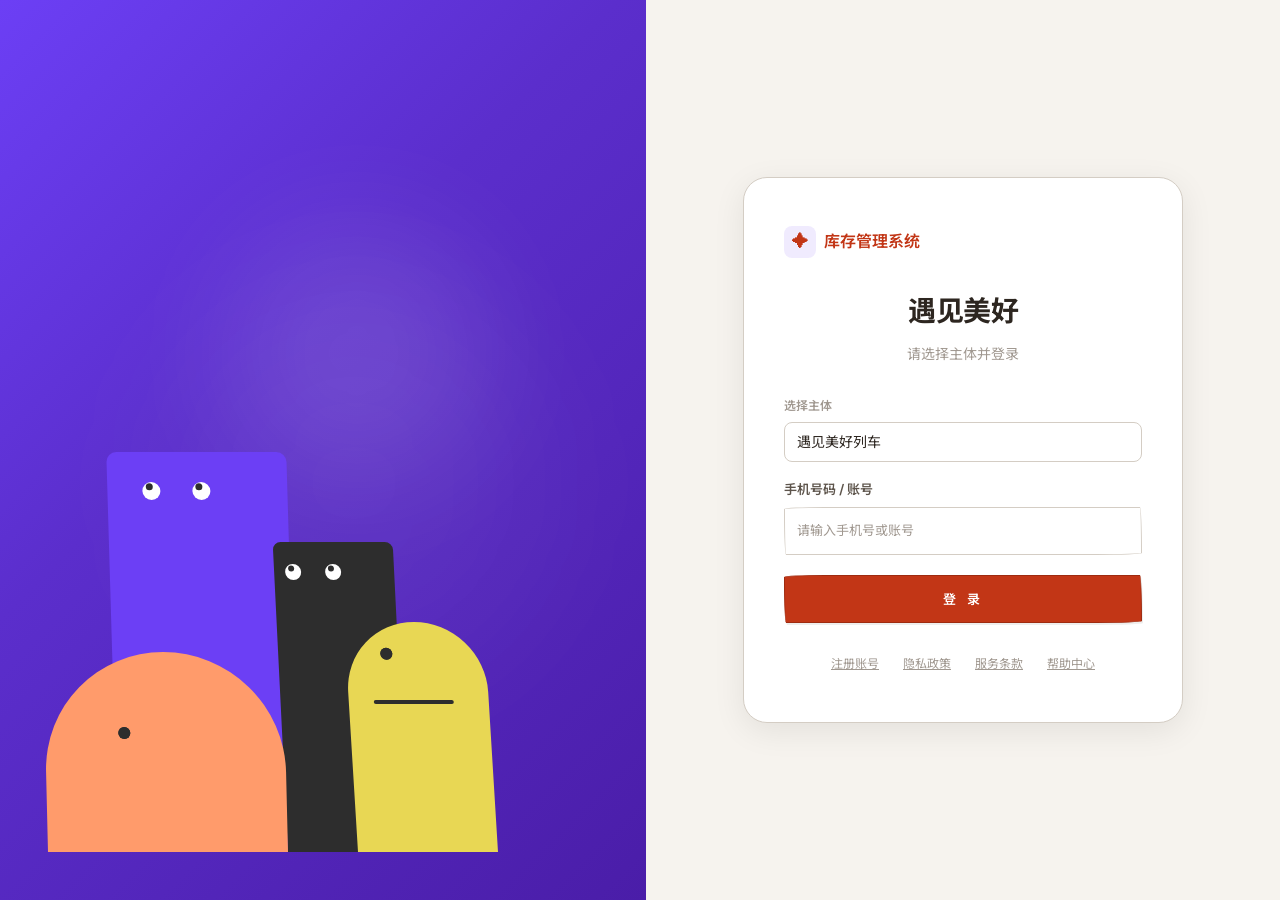
<file: index.html>
<!DOCTYPE html>
<html lang="zh-CN">
<head>
  <meta charset="UTF-8">
  <meta name="viewport" content="width=device-width, initial-scale=1.0">
  <meta http-equiv="Cache-Control" content="no-cache, no-store, must-revalidate">
  <meta http-equiv="Pragma" content="no-cache">
  <meta http-equiv="Expires" content="0">
  <title>库存管理系统</title>
  <script>
  // 版本自检（根治“一直看到旧版本”）：
  // 1) 用云端 version.json 做权威比对（no-store 请求，永不被缓存）——
  //    即便浏览器缓存了旧 index.html，只要 version.json 已更新就强制硬刷新。
  // 2) 不仅在页面加载时检查，还每 3 分钟 + 每次切回页面时再检查一次，
  //    确保“长时间开着页面”也能自动升级到最新版（收藏夹点开场景同样覆盖）。
  // 3) localStorage 兜底（离线时按上次记录的版本判断）。
  (function() {
    var APP_VERSION = '6.15';
    var reloading = false;
    function forceReload() {
      if (reloading) return;
      if (window.location.href.indexOf('_relver=') >= 0) return;
      if (window.location.href.indexOf('file://') >= 0) return;
      reloading = true;
      var url = window.location.href.split('#')[0];
      var sep = url.indexOf('?') >= 0 ? '&' : '?';
      try { localStorage.setItem('app_version', APP_VERSION); } catch (e) {}
      window.location.replace(url + sep + '_relver=' + Date.now());
    }
    function checkVersion() {
      if (typeof fetch !== 'function') return;
      fetch('version.json', { cache: 'no-store' })
        .then(function(r){ return r.json(); })
        .then(function(j){ if (j && j.version && j.version !== APP_VERSION) forceReload(); })
        .catch(function(){ /* 离线：下次再检 */ });
    }
    try { localStorage.setItem('app_version', APP_VERSION); } catch (e) {}
    // 加载时立即检查一次
    checkVersion();
    // 每 3 分钟轮询一次（覆盖“页面常开”场景）
    setInterval(checkVersion, 3 * 60 * 1000);
    // 切回页面时再检查一次（从其他标签页/最小化回来）
    document.addEventListener('visibilitychange', function() {
      if (document.visibilityState === 'visible') checkVersion();
    });
    // localStorage 兜底
    try {
      var last = localStorage.getItem('app_version');
      if (last && last !== APP_VERSION) forceReload();
    } catch (e) {}
  })();
  </script>
  <link rel="stylesheet" href="css/style.css?v=6.15">
  <link rel="stylesheet" href="css/redesign.css?v=6.15">
  <link href="https://fonts.googleapis.com/css2?family=DM+Sans:ital,opsz,wght@0,9..40,400;0,9..40,500;0,9..40,600;0,9..40,700;1,9..40,400;1,9..40,500&family=Noto+Sans+SC:wght@400;500;600;700&display=swap" rel="stylesheet">
  <script src="js/vendor/chart.umd.min.js?v=6.15"></script>
</head>
<body>
  <!-- ===== 登录界面 — 动画角色版 ===== -->
  <div id="login-page" class="login-container">
    <!-- 左侧：动画角色区域 -->
    <div class="login-left">
      <div class="login-characters-wrap">
        <div class="login-characters" id="login-characters" style="width:550px;height:400px;">
          <!-- 紫色长方形角色 — 后层 -->
          <div class="login-char login-char-purple" id="login-char-purple"
            style="left:70px;width:180px;height:400px;background:#6C3FF5;border-radius:10px 10px 0 0;z-index:1;">
            <div class="login-char-eyes" id="login-purple-eyes" style="display:flex;gap:32px;left:45px;top:40px;">
              <div class="login-eyeball" data-char="purple" data-eye="left" style="width:18px;height:18px;background:white;border-radius:50%;overflow:hidden;">
                <div class="login-pupil" style="width:7px;height:7px;background:#2D2D2D;border-radius:50%;"></div>
              </div>
              <div class="login-eyeball" data-char="purple" data-eye="right" style="width:18px;height:18px;background:white;border-radius:50%;overflow:hidden;">
                <div class="login-pupil" style="width:7px;height:7px;background:#2D2D2D;border-radius:50%;"></div>
              </div>
            </div>
          </div>

          <!-- 黑色长方形角色 — 中层 -->
          <div class="login-char login-char-black" id="login-char-black"
            style="left:240px;width:120px;height:310px;background:#2D2D2D;border-radius:8px 8px 0 0;z-index:2;">
            <div class="login-char-eyes" id="login-black-eyes" style="display:flex;gap:24px;left:26px;top:32px;">
              <div class="login-eyeball" data-char="black" data-eye="left" style="width:16px;height:16px;background:white;border-radius:50%;overflow:hidden;">
                <div class="login-pupil" style="width:6px;height:6px;background:#2D2D2D;border-radius:50%;"></div>
              </div>
              <div class="login-eyeball" data-char="black" data-eye="right" style="width:16px;height:16px;background:white;border-radius:50%;overflow:hidden;">
                <div class="login-pupil" style="width:6px;height:6px;background:#2D2D2D;border-radius:50%;"></div>
              </div>
            </div>
          </div>

          <!-- 橙色半圆角色 — 前左 -->
          <div class="login-char login-char-orange" id="login-char-orange"
            style="left:0px;width:240px;height:200px;background:#FF9B6B;border-radius:120px 120px 0 0;z-index:3;">
            <div class="login-char-eyes" id="login-orange-eyes" style="display:flex;gap:32px;left:82px;top:90px;">
              <div class="login-pupil-standalone" data-char="orange" data-eye="left" style="width:12px;height:12px;background:#2D2D2D;border-radius:50%;"></div>
              <div class="login-pupil-standalone" data-char="orange" data-eye="right" style="width:12px;height:12px;background:#2D2D2D;border-radius:50%;"></div>
            </div>
          </div>

          <!-- 黄色长方形角色 — 前右 -->
          <div class="login-char login-char-yellow" id="login-char-yellow"
            style="left:310px;width:140px;height:230px;background:#E8D754;border-radius:70px 70px 0 0;z-index:4;">
            <div class="login-char-eyes" id="login-yellow-eyes" style="display:flex;gap:24px;left:52px;top:40px;">
              <div class="login-pupil-standalone" data-char="yellow" data-eye="left" style="width:12px;height:12px;background:#2D2D2D;border-radius:50%;"></div>
              <div class="login-pupil-standalone" data-char="yellow" data-eye="right" style="width:12px;height:12px;background:#2D2D2D;border-radius:50%;"></div>
            </div>
            <!-- 嘴巴 -->
            <div class="login-yellow-mouth" id="login-yellow-mouth" style="width:80px;height:4px;background:#2D2D2D;border-radius:2px;left:40px;top:88px;"></div>
          </div>
        </div>
      </div>

      <!-- 装饰元素 -->
      <div class="login-left-deco1"></div>
      <div class="login-left-deco2"></div>
    </div>

    <!-- 右侧：登录表单 -->
    <div class="login-right">
      <div class="login-form-container">
        <!-- 顶部品牌 -->
        <div class="login-form-brand">
          <div class="login-brand-icon-sm">✦</div>
          <span>库存管理系统</span>
        </div>

        <!-- 移动端 Logo -->
        <div class="login-mobile-brand">
          <div class="login-brand-icon-sm">✦</div>
          <span>库存管理系统</span>
        </div>

        <div class="login-form-header">
          <h1>遇见美好</h1>
          <p>请选择主体并登录</p>
        </div>

        <!-- v5.93 多主体选择 -->
        <div class="form-group" id="login-subject-group" style="margin-bottom:18px;">
          <label for="login-subject" style="color:var(--text-muted);font-size:12px;">选择主体</label>
          <div class="login-input-wrap">
            <select id="login-subject" style="width:100%;padding:10px 12px;border:1px solid var(--border);border-radius:8px;background:var(--bg-input);color:var(--text-primary);font-size:14px;cursor:pointer;">
              <option value="train">遇见美好列车</option>
              <option value="hq">遇见美好总部</option>
            </select>
          </div>
        </div>

        <form id="login-form" class="login-form" autocomplete="off">
          <div class="form-group">
            <label for="login-phone">手机号码 / 账号</label>
            <div class="login-input-wrap">
              <input type="text" id="login-phone" placeholder="请输入手机号或账号" required autocomplete="off">
            </div>
          </div>
          
          <div class="form-group" id="login-password-group" style="display:none;">
            <label for="login-password">管理员密码</label>
            <div class="login-input-wrap login-input-password">
              <input type="password" id="login-password" placeholder="请输入密码" autocomplete="new-password">
              <button type="button" class="login-eye-btn" id="login-eye-btn">
                <span class="login-eye-icon login-eye-open">👁</span>
                <span class="login-eye-icon login-eye-off" style="display:none;">👁‍🗨</span>
              </button>
            </div>
          </div>
          
          <button type="submit" class="btn btn-primary btn-block login-submit-btn">登 录</button>
        </form>

        <!-- 底部链接 -->
        <div class="login-form-footer-links">
          <a href="#" id="register-btn" onclick="event.preventDefault();if(typeof openRegisterModal==='function')openRegisterModal();">注册账号</a>
          <a href="#">隐私政策</a>
          <a href="#">服务条款</a>
          <a href="#">帮助中心</a>
        </div>
      </div>
    </div>
  </div>

  <!-- ===== 主应用界面 ===== -->
  <div id="app-container" class="app-container" style="display: none;">
    
    <!-- 侧边栏导航 -->
    <aside class="sidebar">
      <div class="sidebar-logo">
        <div class="logo-icon"><svg viewBox="0 0 50 39" xmlns="http://www.w3.org/2000/svg"><path d="M16.4992 2H37.5808L22.0816 24.9729H1L16.4992 2Z"/><path d="M17.4224 27.102L11.4192 36H33.5008L49 13.0271H32.7024L23.2064 27.102H17.4224Z"/></svg></div>
        <div class="logo-text">
          <span class="brand">遇见美好</span>
          <span class="sub">库存管理系统</span>
        </div>
      </div>

      <nav class="sidebar-nav">
        <div class="nav-section">
          <div class="nav-section-title">库存管理</div>
          <div class="nav-item active" data-module="dashboard" data-tooltip="仪表盘">
            <span class="nav-icon"><svg viewBox="0 0 24 24"><path d="M3 3v18h18"/><path d="M7 16l4-8 4 4 5-9"/></svg></span>
            <span class="text">仪表盘</span>
          </div>
          <div class="nav-item" data-module="inventory" data-tooltip="库存概览">
            <span class="nav-icon"><svg viewBox="0 0 24 24"><path d="M16 4h2a2 2 0 0 1 2 2v14a2 2 0 0 1-2 2H6a2 2 0 0 1-2-2V6a2 2 0 0 1 2-2h2"/><rect x="8" y="2" width="8" height="4" rx="1"/><path d="M9 12h6"/><path d="M9 16h6"/></svg></span>
            <span class="text">库存概览</span>
          </div>
          <div class="nav-item" data-module="categories" data-tooltip="品类管理">
            <span class="nav-icon"><svg viewBox="0 0 24 24"><path d="M20.59 13.41l-7.17 7.17a2 2 0 0 1-2.83 0L2 12V2h10l8.59 8.59a2 2 0 0 1 0 2.82z"/><line x1="7" y1="7" x2="7.01" y2="7"/></svg></span>
            <span class="text">品类管理</span>
          </div>
        </div>

        <div class="nav-section">
          <div class="nav-section-title">业务流程</div>
          <div class="nav-item" data-module="purchase" data-tooltip="采购单管理">
            <span class="nav-icon"><svg viewBox="0 0 24 24"><circle cx="9" cy="21" r="1"/><circle cx="20" cy="21" r="1"/><path d="M1 1h4l2.68 13.39a2 2 0 0 0 2 1.61h9.72a2 2 0 0 0 2-1.61L23 6H6"/></svg></span>
            <span class="text">采购单管理</span>
            <span class="badge" id="purchase-badge" style="display:none">0</span>
          </div>
          <div class="nav-item" data-module="stock-in" data-tooltip="入库管理">
            <span class="nav-icon"><svg viewBox="0 0 24 24"><path d="M21 15v4a2 2 0 0 1-2 2H5a2 2 0 0 1-2-2v-4"/><polyline points="7 10 12 15 17 10"/><line x1="12" y1="15" x2="12" y2="3"/></svg></span>
            <span class="text">入库管理</span>
            <span class="badge" id="stockin-badge" style="display:none">0</span>
          </div>
          <div class="nav-item" data-module="requisition" data-tooltip="领用单管理">
            <span class="nav-icon"><svg viewBox="0 0 24 24"><path d="M14 2H6a2 2 0 0 0-2 2v16a2 2 0 0 0 2 2h12a2 2 0 0 0 2-2V8z"/><polyline points="14 2 14 8 20 8"/><line x1="16" y1="13" x2="8" y2="13"/><line x1="16" y1="17" x2="8" y2="17"/><polyline points="10 9 9 9 8 9"/></svg></span>
            <span class="text">领用单管理</span>
            <span class="badge" id="requisition-badge" style="display:none">0</span>
          </div>
          <div class="nav-item" data-module="stock-out" data-tooltip="出库管理">
            <span class="nav-icon"><svg viewBox="0 0 24 24"><path d="M21 15v4a2 2 0 0 1-2 2H5a2 2 0 0 1-2-2v-4"/><polyline points="17 8 12 3 7 8"/><line x1="12" y1="3" x2="12" y2="15"/></svg></span>
            <span class="text">出库管理</span>
            <span class="badge" id="stockout-badge" style="display:none">0</span>
          </div>
        </div>

        <div class="nav-section">
          <div class="nav-section-title">统计报表</div>
          <div class="nav-item" data-module="monthly-summary" data-tooltip="出入库明细">
            <span class="nav-icon"><svg viewBox="0 0 24 24"><rect x="3" y="4" width="18" height="18" rx="2"/><line x1="16" y1="2" x2="16" y2="6"/><line x1="8" y1="2" x2="8" y2="6"/><line x1="3" y1="10" x2="21" y2="10"/></svg></span>
            <span class="text">出入库明细</span>
          </div>
          <div class="nav-item" data-module="reports" data-tooltip="团期使用报表">
            <span class="nav-icon"><svg viewBox="0 0 24 24"><polyline points="22 12 18 12 15 21 9 3 6 12 2 12"/></svg></span>
            <span class="text">团期使用报表</span>
          </div>
          <div class="nav-item" data-module="analytics" data-tooltip="数据分析">
            <span class="nav-icon"><svg viewBox="0 0 24 24"><line x1="18" y1="20" x2="18" y2="10"/><line x1="12" y1="20" x2="12" y2="4"/><line x1="6" y1="20" x2="6" y2="14"/></svg></span>
            <span class="text">数据分析</span>
          </div>
          <div class="nav-item" data-module="history" data-tooltip="操作记录">
            <span class="nav-icon"><svg viewBox="0 0 24 24"><circle cx="12" cy="12" r="10"/><polyline points="12 6 12 12 16 14"/></svg></span>
            <span class="text">操作记录</span>
          </div>
        </div>

        <div class="nav-section admin-only" style="display: none;">
          <div class="nav-section-title">系统管理</div>
          <div class="nav-item" data-module="admin-users" data-tooltip="账号管理">
            <span class="nav-icon"><svg viewBox="0 0 24 24"><path d="M16 21v-2a4 4 0 0 0-4-4H6a4 4 0 0 0-4 4v2"/><circle cx="9" cy="7" r="4"/><path d="M22 21v-2a4 4 0 0 0-3-3.87"/><path d="M16 3.13a4 4 0 0 1 0 7.75"/></svg></span>
            <span class="text">账号管理</span>
          </div>
          <div class="nav-item" data-module="admin-settings" data-tooltip="系统设置">
            <span class="nav-icon"><svg viewBox="0 0 24 24"><circle cx="12" cy="12" r="3"/><path d="M19.4 15a1.65 1.65 0 0 0 .33 1.82l.06.26a2 2 0 0 1-2.83 2.83l-.06-.06a1.65 1.65 0 0 0-1.82-.33 1.65 1.65 0 0 0-1 1.51V21a2 2 0 0 1-4 0v-.09A1.65 1.65 0 0 0 9 19.4a1.65 1.65 0 0 0-1.82.33l-.06.26a2 2 0 0 1-2.83-2.83l.06-.06A1.65 1.65 0 0 0 4.68 15a1.65 1.65 0 0 0-1.51-1H3a2 2 0 0 1 0-4h.09A1.65 1.65 0 0 0 4.6 9a1.65 1.65 0 0 0-.33-1.82l-.06-.06a2 2 0 0 1 2.83-2.83l.06.26A1.65 1.65 0 0 0 9 4.68a1.65 1.65 0 0 0 1-1.51V3a2 2 0 0 1 4 0v.09a1.65 1.65 0 0 0 1 1.51 1.65 1.65 0 0 0 1.82-.33l.06-.06a2 2 0 0 1 2.83 2.83l-.06.26A1.65 1.65 0 0 0 19.4 9a1.65 1.65 0 0 0 1.51 1H21a2 2 0 0 1 0 4h-.09a1.65 1.65 0 0 0-1.51 1z"/></svg></span>
            <span class="text">系统设置</span>
          </div>
        </div>
      </nav>

      <div class="nav-bottom">
        <span class="status-dot"></span>
        <span>系统运行正常</span>
      </div>

      <div class="sidebar-toggle" onclick="document.querySelector('.sidebar').classList.toggle('collapsed')">
        <span class="toggle-icon"><svg viewBox="0 0 24 24"><polyline points="11 17 6 12 11 7"/><polyline points="18 17 13 12 18 7"/></svg></span>
        <span class="toggle-label">收起侧边栏</span>
      </div>

      <div class="sidebar-footer">
        <div class="user-info">
          <div class="user-avatar" id="user-avatar"><svg viewBox="0 0 24 24"><path d="M20 21v-2a4 4 0 0 0-4-4H8a4 4 0 0 0-4 4v2"/><circle cx="12" cy="7" r="4"/></svg></div>
          <div class="user-details">
            <div class="user-name" id="user-name">未登录</div>
            <div class="user-role" id="user-role">-</div>
            <div id="current-subject-badge" style="margin-top:4px;display:inline-block;padding:2px 8px;border-radius:10px;font-size:11px;background:var(--info-bg,#e6f1fb);color:var(--info,#185fa5);">遇见美好列车</div>
          </div>
        </div>
        <button class="btn-logout" id="logout-btn">退出</button>
      </div>
    </aside>

    <!-- 主内容区域 -->
    <main class="main-content">
      
      <!-- 顶部栏 -->
      <header class="top-bar">
        <div class="page-title" id="page-title">仪表盘</div>
        <div class="top-actions">
          <div class="search-box">
            <input type="text" placeholder="搜索物品、单号..." id="global-search">
          </div>
          <button class="btn-icon" id="notification-btn" title="通知">
            <svg viewBox="0 0 24 24"><path d="M18 8A6 6 0 0 0 6 8c0 7-3 9-3 9h18s-3-2-3-9"/><path d="M13.73 21a2 2 0 0 1-3.46 0"/></svg>
            <span class="notification-dot" id="notification-badge" style="display:none">0</span>
          </button>
          <button class="btn-icon" title="刷新" id="refresh-btn">
            <svg viewBox="0 0 24 24"><polyline points="23 4 23 10 17 10"/><polyline points="1 20 1 14 7 14"/><path d="M3.51 9a9 9 0 0 1 14.85-3.36L23 10M1 14l4.64 4.36A9 9 0 0 0 20.49 15"/></svg>
          </button>
        </div>
      </header>

      <!-- 内容容器 -->
      <div class="content-wrapper">
        
        <!-- ===== 仪表盘模块 (v5.42 新设计) ===== -->
        <div id="module-dashboard" class="module-pane active">
          <div class="dash-head">
            <div class="dash-role" id="dash-role-badge">角色：—</div>
            <div class="dash-asof" id="dash-asof"></div>
          </div>

          <div class="dash-sec-title">今日待办（按角色动态显示）</div>
          <div class="dashboard-kpi-grid" id="dash-todo-grid"></div>

          <div class="dash-sec-title">库存概览</div>
          <div class="dashboard-kpi-grid" id="dash-overview-grid"></div>

          <div class="dashboard-chart-section">
            <div class="chart-panel-new anim-enter">
              <div class="chart-header">
                <div class="chart-title"><span class="chart-dot" style="background:var(--accent)"></span>出入库趋势</div>
                <select id="chart-period" class="chart-period-select">
                  <option value="7">近7天</option>
                  <option value="30" selected>近30天</option>
                  <option value="90">近90天</option>
                </select>
              </div>
              <div class="chart-wrap"><canvas id="trend-chart"></canvas></div>
            </div>
            <div class="chart-panel-new anim-enter">
              <div class="chart-header">
                <div class="chart-title"><span class="chart-dot" style="background:var(--success)"></span>库存分类占比</div>
              </div>
              <div class="chart-wrap"><canvas id="category-chart"></canvas></div>
            </div>
          </div>

          <div class="activity-section-new anim-enter">
            <div class="activity-header">
              <div class="activity-title"><span class="chart-dot" style="background:var(--warning)"></span>最近动态</div>
            </div>
            <div class="activity-list" id="recent-activities"></div>
          </div>
        </div>

        <!-- ===== 库存概览模块 (v5.42 新设计) ===== -->
        <div id="module-inventory" class="module-pane">
          <!-- KPI 概览行 -->
          <div class="kpi-strip-new inv-kpi-strip">
            <div class="kpi-mini-new km-accent anim-enter">
              <div class="km-bar"></div>
              <div class="km-label"><svg width="13" height="13" viewBox="0 0 24 24" fill="none" stroke="currentColor" stroke-width="2"><path d="M16 4h2a2 2 0 0 1 2 2v14a2 2 0 0 1-2 2H6a2 2 0 0 1-2-2V6a2 2 0 0 1 2-2h2"/><rect x="8" y="2" width="8" height="4" rx="1"/></svg> 物品总数</div>
              <div class="km-value" id="inv-kpi-total">0</div>
              <div class="km-sub"><span id="inv-kpi-categories">0</span> 个品类</div>
            </div>
            <div class="kpi-mini-new anim-enter" style="animation-delay:0.05s">
              <div class="km-bar"></div>
              <div class="km-label"><svg width="13" height="13" viewBox="0 0 24 24" fill="none" stroke="currentColor" stroke-width="2"><polyline points="22 12 18 12 15 21 9 3 6 12 2 12"/></svg> 库存总量</div>
              <div class="km-value" id="inv-kpi-stock">0</div>
              <div class="km-sub">件/箱/包</div>
            </div>
            <div class="kpi-mini-new km-warning anim-enter" style="animation-delay:0.1s">
              <div class="km-bar"></div>
              <div class="km-label"><svg width="13" height="13" viewBox="0 0 24 24" fill="none" stroke="currentColor" stroke-width="2"><path d="M10.29 3.86L1.82 18a2 2 0 0 0 1.71 3h16.94a2 2 0 0 0 1.71-3L13.71 3.86a2 2 0 0 0-3.42 0z"/><line x1="12" y1="9" x2="12" y2="13"/></svg> 低库存</div>
              <div class="km-value" id="inv-kpi-low">0</div>
              <div class="km-sub">低于安全库存</div>
            </div>
            <div class="kpi-mini-new km-danger anim-enter" style="animation-delay:0.15s">
              <div class="km-bar"></div>
              <div class="km-label"><svg width="13" height="13" viewBox="0 0 24 24" fill="none" stroke="currentColor" stroke-width="2"><circle cx="12" cy="12" r="10"/><line x1="15" y1="9" x2="9" y2="15"/><line x1="9" y1="9" x2="15" y2="15"/></svg> 缺货</div>
              <div class="km-value" id="inv-kpi-out">0</div>
              <div class="km-sub">需立即补货</div>
            </div>
            <div class="kpi-mini-new km-success anim-enter" style="animation-delay:0.2s">
              <div class="km-bar"></div>
              <div class="km-label"><svg width="13" height="13" viewBox="0 0 24 24" fill="none" stroke="currentColor" stroke-width="2"><line x1="12" y1="1" x2="12" y2="23"/><path d="M17 5H9.5a3.5 3.5 0 0 0 0 7h5a3.5 3.5 0 0 1 0 7H6"/></svg> 库存金额</div>
              <div class="km-value" id="inv-kpi-value">¥0</div>
              <div class="km-sub">总价值</div>
            </div>
          </div>

          <!-- 工具栏 -->
          <div class="inv-toolbar-new anim-enter" style="animation-delay:0.25s">
            <div class="inv-tb-left">
              <input type="text" id="inv-search-input" class="inv-search-new" placeholder="搜索物品名称、编号、品牌...">
              <select id="inv-filter-category" class="inv-filter-new">
                <option value="">全部分类</option>
              </select>
              <select id="inv-filter-status" class="inv-filter-new">
                <option value="">全部状态</option>
                <option value="normal">正常</option>
                <option value="low">低库存</option>
                <option value="out">缺货</option>
              </select>
            </div>
            <div class="inv-tb-right">
              <button class="btn btn-sm btn-outline-new" id="inv-batch-purchase-btn">一键购买</button>
              <button class="btn btn-sm btn-outline-new" id="inv-supplement-btn">补充信息</button>
              <button class="btn btn-sm btn-accent-new" id="add-item-btn">+ 新增物品</button>
            </div>
          </div>

          <!-- 库存列表（卡片分类布局） -->
          <div class="inv-board-new" id="inv-board-new">
            <!-- 渲染占位：JS动态生成分类卡片 -->
            <div class="anim-enter" style="animation-delay:0.35s;text-align:center;padding:40px 0;color:var(--text-muted);font-size:0.85rem;">加载中...</div>
          </div>

          <!-- 批量采购底部操作栏 -->
          <div class="action-bar-new" id="inv-batch-bar" style="display:none;">
            <div class="ab-left">
              <label class="ab-check">
                <input type="checkbox" id="inv-select-all-bottom" onchange="document.querySelectorAll('.inv-batch-cb').forEach(function(cb){cb.checked=this.checked;});updateInvBatchCount();"> 全选
              </label>
              <span class="ab-count" id="inv-batch-count">已选中 0 项</span>
            </div>
            <div class="ab-right">
              <button class="btn btn-sm" id="inv-batch-cancel">取消</button>
              <button class="btn btn-sm btn-accent-new" id="inv-batch-purchase-confirm">一键采购选中项</button>
            </div>
          </div>

          <!-- 补充信息底部操作栏 -->
          <div class="action-bar-new" id="inv-supp-bar" style="display:none;">
            <div class="ab-left">
              <span class="ab-count"><span id="inv-supp-changed-count">0</span> 项已修改</span>
            </div>
            <div class="ab-right">
              <button class="btn btn-sm" id="inv-supp-cancel">取消</button>
              <button class="btn btn-sm btn-accent-new" id="inv-supp-save">保存补充信息</button>
            </div>
          </div>
        </div>

        <!-- ===== 品类管理模块 ===== -->
        <div id="module-categories" class="module-pane">
          <div class="panel">
            <div class="panel-header">
              <div class="panel-title">品类管理</div>
              <button class="btn btn-accent" id="add-category-btn">+ 新增品类</button>
            </div>
            <div class="category-grid" id="category-list">
              <!-- 动态生成品类卡片 -->
            </div>
            <!-- 品类明细展开面板 -->
            <div id="category-detail-panel" class="kpi-expand-panel" style="margin-top:16px;">
              <div class="kpi-expand-header">
                <span class="kpi-expand-title" id="category-detail-title"></span>
                <button class="kpi-expand-close" id="category-detail-close" title="关闭">&times;</button>
              </div>
              <div class="kpi-expand-body" id="category-detail-body"></div>
            </div>
          </div>
          <!-- 领用标准配置面板 -->
          <div class="panel" id="consumption-standards-panel" style="margin-top:16px;">
            <div class="panel-header">
              <div class="panel-title">领用标准配置</div>
            </div>
            <p style="color:var(--text-muted);font-size:13px;">加载中...</p>
          </div>
        </div>

        <!-- ===== 采购单管理模块 ===== -->
        <div id="module-purchase" class="module-pane">
          <!-- 月度概览 + 时间筛选 -->
          <div class="panel" style="margin-bottom:16px;">
            <div class="panel-header" style="border-bottom:none;padding-bottom:8px;">
              <div class="panel-title">月度采购概览</div>
              <div class="panel-actions">
                <input type="month" id="purchase-month" value="">
                <button class="btn btn-sm" id="purchase-month-this">本月</button>
                <button class="btn btn-sm" id="purchase-month-last">上月</button>
              </div>
            </div>
            <div class="kpi-grid" style="display:grid;grid-template-columns:repeat(4,1fr);gap:12px;" id="purchase-kpi-grid">
              <div class="kpi-card"><div class="kpi-label">采购单数</div><div class="kpi-value" id="po-kpi-count">0</div></div>
              <div class="kpi-card"><div class="kpi-label">采购总额</div><div class="kpi-value" id="po-kpi-amount">¥0</div></div>
              <div class="kpi-card"><div class="kpi-label">入库完成</div><div class="kpi-value" id="po-kpi-stockin">0</div></div>
              <div class="kpi-card"><div class="kpi-label">待处理</div><div class="kpi-value" id="po-kpi-pending">0</div></div>
            </div>
          </div>
          <div class="panel">
            <div class="panel-header">
              <div class="panel-title">采购单列表</div>
              <div class="panel-actions">
                <button class="btn" id="import-purchase-btn">📄 导入Excel</button>
                <button class="btn btn-accent" id="create-purchase-btn">+ 新建采购单</button>
              </div>
            </div>
            <div class="table-scroll">
              <table class="data-table" id="purchase-table">
                <thead>
                  <tr>
                    <th>采购单号</th>
                    <th>采购日期</th>
                    <th>采购人</th>
                    <th>物品数量</th>
                    <th>总金额</th>
                    <th>状态</th>
                    <th>操作</th>
                  </tr>
                </thead>
                <tbody id="purchase-tbody">
                  <tr><td colspan="7" class="empty-state">暂无采购单</td></tr>
                </tbody>
              </table>
            </div>
          </div>
        </div>

        <!-- ===== 入库管理模块（混合视图） ===== -->
        <div id="module-stock-in" class="module-pane">
          <!-- KPI 概览行 -->
          <div class="panel" style="margin-bottom:12px;">
            <div class="panel-header" style="border-bottom:none;padding-bottom:8px;">
              <div class="panel-title">入库管理</div>
              <div class="panel-actions">
                <input type="month" id="stockin-month" value="">
                <button class="btn btn-sm" id="stockin-month-this">本月</button>
                <button class="btn btn-sm" id="stockin-month-last">上月</button>
                <span style="width:1px;height:20px;background:var(--border);margin:0 8px;display:inline-block;"></span>
                <button class="btn btn-sm" id="btn-nonpurchase-stockin" style="border:1px solid var(--border);">非采购入库</button>
                <button class="btn btn-sm" id="btn-loss-record" style="border:1px solid var(--border);color:var(--danger);">异常报损</button>
              </div>
            </div>
            <div class="kpi-grid" style="display:grid;grid-template-columns:repeat(5,1fr);gap:10px;">
              <div class="kpi-card"><div class="kpi-label">待入库采购单</div><div class="kpi-value" id="si-kpi-pending">0</div></div>
              <div class="kpi-card"><div class="kpi-label">部分入库</div><div class="kpi-value" id="si-kpi-partial">0</div></div>
              <div class="kpi-card"><div class="kpi-label">本月入库单数</div><div class="kpi-value" id="si-kpi-count">0</div></div>
              <div class="kpi-card"><div class="kpi-label">本月入库总量</div><div class="kpi-value" id="si-kpi-qty">0</div></div>
              <div class="kpi-card"><div class="kpi-label">已完成</div><div class="kpi-value" id="si-kpi-completed">0</div></div>
            </div>
          </div>

          <!-- 主体：左右分栏 -->
          <div class="stockin-hybrid">
            <!-- 左侧：PO看板 -->
            <div class="stockin-board">
              <div class="stockin-board-header">
                <span class="stockin-board-title">采购单看板</span>
                <div class="stockin-board-actions">
                  <input type="text" class="stockin-board-search" id="stockin-board-search" placeholder="搜索采购单号..." style="padding:5px 10px;border:1px solid var(--border);border-radius:6px;font-size:12px;width:140px;background:var(--bg-input);color:var(--text-primary);">
                </div>
              </div>
              <div class="stockin-board-tabs">
                <button class="stockin-tab active" data-filter="all">全部</button>
                <button class="stockin-tab" data-filter="pending_stockin">待入库</button>
                <button class="stockin-tab" data-filter="partially_stockin">部分入库</button>
                <button class="stockin-tab" data-filter="stockin_completed">已完成</button>
              </div>
              <div class="stockin-card-list" id="stockin-card-list">
                <div class="stockin-loading">加载中...</div>
              </div>
            </div>

            <!-- 右侧：入库收件箱 -->
            <div class="stockin-inbox">
              <div class="stockin-inbox-toolbar">
                <div class="stockin-inbox-filters">
                  <select id="stockin-filter-po" style="padding:5px 10px;border:1px solid var(--border);border-radius:6px;font-size:12px;background:var(--bg-input);color:var(--text-primary);">
                    <option value="">全部采购单</option>
                  </select>
                  <select id="stockin-filter-status" style="padding:5px 10px;border:1px solid var(--border);border-radius:6px;font-size:12px;background:var(--bg-input);color:var(--text-primary);">
                    <option value="">全部状态</option>
                    <option value="pending">待入库</option>
                    <option value="partial">部分入库</option>
                    <option value="completed">已完成</option>
                  </select>
                </div>
                <div class="stockin-inbox-info" id="stockin-inbox-info">已选 0 项</div>
              </div>
              <div class="table-scroll stockin-inbox-table-wrap">
                <table class="data-table stockin-inbox-table" id="stockin-inbox-table">
                  <colgroup>
                    <col style="width:36px;">
                    <col style="width:120px;">
                    <col style="width:140px;">
                    <col style="width:80px;">
                    <col style="width:80px;">
                    <col style="width:70px;">
                    <col style="width:70px;">
                    <col style="width:70px;">
                    <col style="width:80px;">
                    <col style="width:50px;">
                    <col style="width:70px;">
                    <col style="width:70px;">
                    <col style="width:90px;">
                  </colgroup>
                  <thead>
                    <tr>
                      <th><input type="checkbox" id="stockin-select-all"></th>
                      <th>采购单号</th>
                      <th>物品名称</th>
                      <th>品牌</th>
                      <th>型号</th>
                      <th class="cell-number">采购数量</th>
                      <th class="cell-number">已入库</th>
                      <th class="cell-number">待入库</th>
                      <th class="cell-number">本次入库</th>
                      <th>单位</th>
                      <th class="cell-number">单价</th>
                      <th>状态</th>
                      <th>操作</th>
                    </tr>
                  </thead>
                  <tbody id="stockin-inbox-tbody">
                    <tr><td colspan="12" class="empty-state">请先在左侧选择采购单</td></tr>
                  </tbody>
                </table>
              </div>
            </div>
          </div>

          <!-- 底部操作栏 -->
          <div class="stockin-actionbar" id="stockin-actionbar" style="display:none;">
            <div class="stockin-actionbar-left">
              <span id="stockin-actionbar-count">已选择 0 项</span>
            </div>
            <div class="stockin-actionbar-right">
              <button class="btn btn-sm" id="stockin-reset-btn" style="border:1px solid var(--border);">重置数量</button>
              <button class="btn btn-sm btn-accent" id="stockin-confirm-btn" style="font-weight:600;">确认入库</button>
            </div>
          </div>

          <!-- 非采购入库审核 -->
          <div class="panel" id="nonpurchase-approval-panel" style="margin-top:16px;">
            <div class="panel-header">
              <div class="panel-title">非采购入库审核 <span class="badge" id="nonpurchase-pending-count" style="background:var(--accent);color:#fff;margin-left:6px;padding:1px 8px;border-radius:10px;font-size:12px;">0</span></div>
              <div class="panel-actions"><span style="font-size:12px;color:var(--text-muted);">由仓库管理员审核（退库回收，按当前加权均价入库，均价不变）</span></div>
            </div>
            <div class="table-scroll">
              <table class="data-table">
                <thead><tr>
                  <th>单号</th><th>名称</th><th>物品编码</th><th>关联团期</th><th>数量</th><th>单价</th><th>申请人</th><th>原因</th><th>操作</th>
                </tr></thead>
                <tbody id="nonpurchase-approval-tbody">
                  <tr><td colspan="9" class="empty-state">暂无待审核的非采购入库</td></tr>
                </tbody>
              </table>
            </div>
          </div>
        </div>

        <!-- ===== 领用单管理模块 ===== -->
        <div id="module-requisition" class="module-pane">
          <!-- 月度概览 + 时间筛选 -->
          <div class="panel" style="margin-bottom:16px;">
            <div class="panel-header" style="border-bottom:none;padding-bottom:8px;">
              <div class="panel-title">月度领用概览</div>
              <div class="panel-actions">
                <input type="month" id="requisition-month" value="">
                <button class="btn btn-sm" id="req-month-this">本月</button>
                <button class="btn btn-sm" id="req-month-last">上月</button>
              </div>
            </div>
            <div class="kpi-grid" style="display:grid;grid-template-columns:repeat(4,1fr);gap:12px;">
              <div class="kpi-card"><div class="kpi-label">领用单数</div><div class="kpi-value" id="rq-kpi-count">0</div></div>
              <div class="kpi-card"><div class="kpi-label">领用总量</div><div class="kpi-value" id="rq-kpi-qty">0</div></div>
              <div class="kpi-card"><div class="kpi-label">已出库</div><div class="kpi-value" id="rq-kpi-outbound">0</div></div>
              <div class="kpi-card"><div class="kpi-label">超额领用</div><div class="kpi-value" id="rq-kpi-overlimit" style="color:var(--danger);">0</div></div>
            </div>
          </div>
          <div class="panel">
            <div class="panel-header">
              <div class="panel-title">领用单列表</div>
              <button class="btn btn-accent" id="create-requisition-btn">+ 新建领用单</button>
            </div>
            <div class="table-scroll">
              <table class="data-table" id="requisition-table">
                <thead>
                  <tr>
                    <th>领用单号</th>
                    <th>团期</th>
                    <th>团期名称</th>
                    <th>使用场景</th>
                    <th>申请人</th>
                    <th>申请日期</th>
                    <th>物品数量</th>
                    <th>状态</th>
                    <th>操作</th>
                  </tr>
                </thead>
                <tbody id="requisition-tbody">
                  <tr><td colspan="9" class="empty-state">暂无领用单</td></tr>
                </tbody>
              </table>
            </div>
          </div>
        </div>

        <!-- ===== 出库管理模块 ===== -->
        <div id="module-stock-out" class="module-pane">
          <!-- 月度概览 + 时间筛选 -->
          <div class="panel" style="margin-bottom:16px;">
            <div class="panel-header" style="border-bottom:none;padding-bottom:8px;">
              <div class="panel-title">月度出库概览</div>
              <div class="panel-actions">
                <input type="month" id="stockout-month" value="">
                <button class="btn btn-sm" id="stockout-month-this">本月</button>
                <button class="btn btn-sm" id="stockout-month-last">上月</button>
              </div>
            </div>
            <div class="kpi-grid" style="display:grid;grid-template-columns:repeat(4,1fr);gap:12px;">
              <div class="kpi-card"><div class="kpi-label">出库单数</div><div class="kpi-value" id="so-kpi-count">0</div></div>
              <div class="kpi-card"><div class="kpi-label">出库总量</div><div class="kpi-value" id="so-kpi-qty">0</div></div>
              <div class="kpi-card"><div class="kpi-label">餐车出库</div><div class="kpi-value" id="so-kpi-canch">0</div></div>
              <div class="kpi-card"><div class="kpi-label">客房出库</div><div class="kpi-value" id="so-kpi-kefang">0</div></div>
            </div>
          </div>
          <div class="panel">
            <div class="panel-header">
              <div class="panel-title">出库记录列表</div>
              <div class="panel-actions">
                <select id="filter-stockout-status">
                  <option value="">全部状态</option>
                  <option value="pending">待确认</option>
                  <option value="completed">已出库</option>
                </select>
              </div>
            </div>
            <div class="table-scroll">
              <table class="data-table" id="stockout-table">
                <thead>
                  <tr>
                    <th>出库单号</th>
                    <th>关联领用单</th>
                    <th>团期</th>
                    <th>团期名称</th>
                    <th>使用场景</th>
                    <th>出库日期</th>
                    <th>物品数量</th>
                    <th>状态</th>
                    <th>操作</th>
                  </tr>
                </thead>
                <tbody id="stockout-tbody">
                  <tr><td colspan="9" class="empty-state">暂无出库记录</td></tr>
                </tbody>
              </table>
            </div>
          </div>
        </div>

        <!-- ===== 出入库明细模块（v5.75，月份矩阵：双向冻结 + 明暗底色） ===== -->
        <div id="module-monthly-summary" class="module-pane">
          <!-- 1. KPI 卡片（置顶） -->
          <div class="ms-kpi-grid">
            <div class="kpi-card">
              <div class="kpi-label">期初库存</div>
              <div class="kpi-value" id="ms-kpi-begin-items">0</div>
              <div class="kpi-change">种 / <span id="ms-kpi-begin-stock">0</span> 件</div>
            </div>
            <div class="kpi-card" style="border-left:3px solid #e7000b;">
              <div class="kpi-label">本期入库</div>
              <div class="kpi-value" id="ms-kpi-in-qty" style="color:#e7000b;">0</div>
              <div class="kpi-change"><span id="ms-kpi-in-count">0</span> 笔</div>
            </div>
            <div class="kpi-card" style="border-left:3px solid #16a34a;">
              <div class="kpi-label">本期出库</div>
              <div class="kpi-value" id="ms-kpi-out-qty" style="color:#16a34a;">0</div>
              <div class="kpi-change"><span id="ms-kpi-out-count">0</span> 笔</div>
            </div>
            <div class="kpi-card" style="border-left:3px solid var(--accent);">
              <div class="kpi-label">其他变动</div>
              <div class="kpi-value" id="ms-kpi-other-qty" style="color:var(--accent);">0</div>
              <div class="kpi-change">净额 / 件</div>
            </div>
            <div class="kpi-card">
              <div class="kpi-label">期末库存</div>
              <div class="kpi-value" id="ms-kpi-end-items">0</div>
              <div class="kpi-change">种 / <span id="ms-kpi-end-stock">0</span> 件</div>
            </div>
            <div class="kpi-card" style="border-left:3px solid var(--danger);">
              <div class="kpi-label">低库存预警</div>
              <div class="kpi-value danger" id="ms-kpi-low-stock">0</div>
              <div class="kpi-change">项</div>
            </div>
          </div>

          <!-- 2. 月份矩阵表格（月份开关合并进标题行） -->
          <div class="panel" style="margin-top:16px;">
            <div class="panel-header" style="margin-bottom:10px;flex-wrap:wrap;gap:10px;">
              <div class="panel-title" style="font-weight:600;">出入库明细</div>
              <div class="ms-month-btns" id="ms-month-btns"></div>
              <div class="ms-mx-quick">
                <button class="btn btn-sm" id="ms-btn-all-months">全选</button>
                <button class="btn btn-sm" id="ms-btn-latest-month">仅最新</button>
              </div>
              <div class="ms-mx-spacer"></div>
              <select id="ms-filter-category"><option value="">全部分类</option></select>
              <button class="btn btn-sm" id="ms-export-btn">📥 导出Excel</button>
            </div>
            <div class="ms-caliber-row">
              <span>口径：<b>期初 = 最早选中月月初</b> · <b>期末 = 最晚选中月月末</b> · 其他变动 = 非采购入库 + 调整 − 报损 · 恒等式：期初 + 入库 − 出库 + 其他变动 = 期末</span>
              <span id="ms-range-label"></span>
            </div>
            <div class="ms-table-wrap">
              <table class="data-table ms-mx" id="ms-detail-table">
                <colgroup id="ms-detail-colgroup"></colgroup>
                <thead id="ms-detail-thead"></thead>
                <tbody id="ms-detail-tbody">
                  <tr><td class="empty-state">加载中…</td></tr>
                </tbody>
              </table>
            </div>
          </div>
        </div>

        <!-- ===== 团期使用报表模块 ===== -->
        <div id="module-reports" class="module-pane">
          <!-- 顶部统计条 -->
          <div class="panel rpt-statbar-panel">
            <div class="rpt-statbar">
              <div class="rpt-stat"><span class="rpt-stat-label">团期总数</span><span class="rpt-stat-value" id="rpt-kpi-tour-count">0</span></div>
              <div class="rpt-stat"><span class="rpt-stat-label">出库总量</span><span class="rpt-stat-value" id="rpt-kpi-total-out">0</span></div>
              <div class="rpt-stat"><span class="rpt-stat-label">使用成本</span><span class="rpt-stat-value" id="rpt-kpi-total-cost">¥0</span></div>
              <div class="rpt-stat"><span class="rpt-stat-label">报损数量</span><span class="rpt-stat-value rpt-stat-danger" id="rpt-kpi-loss-qty">0</span></div>
              <div class="rpt-stat"><span class="rpt-stat-label">报损金额</span><span class="rpt-stat-value rpt-stat-danger" id="rpt-kpi-loss-amount">¥0</span></div>
              <div class="rpt-stat"><span class="rpt-stat-label">超额次数</span><span class="rpt-stat-value rpt-stat-danger" id="rpt-kpi-overlimit-count">0</span></div>
              <div class="rpt-stat"><span class="rpt-stat-label">超额损失</span><span class="rpt-stat-value rpt-stat-danger" id="rpt-kpi-overlimit-loss">¥0</span></div>
              <div class="rpt-stat"><span class="rpt-stat-label">涉及场景</span><span class="rpt-stat-value" id="rpt-kpi-scenario-count">0</span></div>
              <span id="rpt-kpi-loss-tours" style="display:none;">0</span>
              <div class="rpt-statbar-filters">
                <button class="btn btn-sm rpt-master-btn" id="rpt-master-btn">⚙ 团号管理</button>
                <input type="month" id="report-month" value="">
                <select id="report-scenario-filter">
                  <option value="">全部场景</option>
                  <option value="列车餐车">列车餐车</option>
                  <option value="列车客房">列车客房</option>
                  <option value="其他">其他</option>
                </select>
              </div>
            </div>
          </div>

          <!-- 团期使用明细（v5.84：卡片栏显示全部团号 + 团号管理弹窗统一维护） -->
          <div class="panel" style="margin-bottom:16px;">
            <div class="panel-header">
              <div class="panel-title">团期使用明细</div>
            </div>
            <div class="rpt-tour-bar-wrap">
              <div class="rpt-tour-bar-title">团期选择（全部团号 · 按最近出库降序 · 默认选中最新有数据团期）</div>
              <div class="rpt-tour-bar" id="rpt-tour-bar"></div>
            </div>
            <div class="rpt-detail-area">
              <div class="rpt-detail-head">
                <div class="panel-title-sm">使用与报损明细
                  <span id="report-detail-tour-name" class="rpt-detail-tour"></span>
                </div>
                <div class="panel-actions">
                  <select id="detail-month-filter">
                    <option value="">当前所选月份</option>
                  </select>
                  <button class="btn" id="export-report-btn">导出报表</button>
                </div>
              </div>
              <div class="table-scroll rpt-detail-scroll">
                <table class="data-table" id="report-detail-table">
                  <thead>
                    <tr>
                      <th style="width:72px;">类型</th>
                      <th>团期日期</th>
                      <th>场景 / 报损原因</th>
                      <th>物品名称</th>
                      <th>类别</th>
                      <th>数量</th>
                      <th>金额</th>
                      <th>领用标准</th>
                      <th>状态</th>
                    </tr>
                  </thead>
                  <tbody id="report-tour-detail-tbody">
                    <tr><td colspan="9" class="empty-state">请选择上方团期查看明细</td></tr>
                  </tbody>
                  <tfoot id="report-detail-tfoot"></tfoot>
                </table>
              </div>
            </div>
          </div>

          <!-- 维度对比分析（D-1 下方：场景 / 同场景跨团期 / 同物品跨团期） -->
          <div class="panel">
            <div class="panel-header">
              <div class="panel-title">维度对比分析</div>
            </div>
            <p class="rpt-ana-desc">沿数据维度切片：一个团期钱花在哪些场景；同一场景下各团期谁超支；同一物品各团期领用是否异常（超均值 30% 标红）。</p>
            <div class="rpt-seg" id="rpt-ana-seg">
              <button class="active" data-mode="scene">团期场景分布</button>
              <button data-mode="scenario">同场景·跨团期</button>
              <button data-mode="item">同物品·跨团期</button>
            </div>
            <div id="rpt-ana-ctrl" class="rpt-ana-ctrl"></div>
            <div id="rpt-ana-chart" class="rpt-ana-chart"></div>
            <div id="rpt-ana-hint" class="rpt-ana-hint"></div>
          </div>
        </div>

        <!-- ===== 数据分析模块 ===== -->
        <div id="module-analytics" class="module-pane">
          <div class="grid-2">
            <div class="panel">
              <div class="panel-header">
                <div class="panel-title">热门物品排行</div>
              </div>
              <div class="chart-wrap">
                <canvas id="popular-items-chart"></canvas>
              </div>
            </div>
            <div class="panel">
              <div class="panel-header">
                <div class="panel-title">出入库汇总</div>
              </div>
              <div class="chart-wrap">
                <canvas id="summary-chart"></canvas>
              </div>
            </div>
          </div>
        </div>

        <!-- ===== 操作记录模块 ===== -->
        <div id="module-history" class="module-pane">
          <div class="panel">
            <div class="panel-header">
              <div class="panel-title">操作日志</div>
              <div class="panel-actions">
                <input type="date" id="log-date-start">
                <span>至</span>
                <input type="date" id="log-date-end">
                <button class="btn" id="filter-log-btn">筛选</button>
              </div>
            </div>
            <div class="table-scroll">
              <table class="data-table" id="log-table">
                <thead>
                  <tr>
                    <th>时间</th>
                    <th>操作人</th>
                    <th>操作类型</th>
                    <th>详情</th>
                    <th>IP地址</th>
                  </tr>
                </thead>
                <tbody id="log-tbody">
                  <tr>
                    <td colspan="5" class="empty-state">暂无日志记录</td>
                  </tr>
                </tbody>
              </table>
            </div>
          </div>
        </div>

        <!-- ===== 后台管理 - 账号管理模块 ===== -->
        <div id="module-admin-users" class="module-pane">
          <div class="panel">
            <div class="panel-header">
              <div class="panel-title">账号管理</div>
              <button class="btn btn-accent" id="add-user-btn">+ 新增账号</button>

              <!-- 用户管理模态框：新增/编辑账号 -->
              <div id="modal-user" class="modal">
                <div class="modal-content">
                  <div class="modal-header">
                    <h2>新增账号</h2>
                    <button class="modal-close">&times;</button>
                  </div>
                  <div class="modal-body">
                    <form id="user-form">
                      <div class="form-row">
                        <div class="form-group">
                          <label>用户名 (登录ID) *</label>
                          <input type="text" id="user-username" required>
                        </div>
                        <div class="form-group">
                          <label>显示名称</label>
                          <input type="text" id="user-displayname">
                        </div>
                      </div>
                      <div class="form-row">
                        <div class="form-group">
                          <label>角色 *</label>
                          <select id="user-role">
                            <option value="staff">员工</option>
                            <option value="purchase">采购员</option>
                            <option value="warehouse">仓库管理员</option>
                            <option value="finance">财务</option>
                            <option value="admin">管理员</option>
                          </select>
                        </div>
                        <div class="form-group">
                          <label>状态</label>
                          <select id="user-status">
                            <option value="active">启用</option>
                            <option value="disabled">禁用</option>
                          </select>
                        </div>
                      </div>
                      <div class="form-group">
                        <label>备注 / 注册说明</label>
                        <textarea id="user-remark" rows="2" placeholder="用户注册时填写的功能需求说明"></textarea>
                      </div>
                      <div class="form-group">
                        <label>用户需求说明（只读）</label>
                        <textarea id="user-description" rows="2" readonly style="background:var(--bg-secondary);color:var(--text-muted);font-size:12px;" placeholder="注册时填写的预计所需功能"></textarea>
                      </div>
                    </form>
                  </div>
                  <div class="modal-footer">
                    <button class="btn modal-cancel" id="cancel-user-btn">取消</button>
                    <button class="btn btn-accent modal-save" id="save-user-btn">保存</button>
                  </div>
                </div>
              </div>
            </div>
            <div class="table-scroll">
              <table class="data-table" id="users-table">
                <thead>
                  <tr>
                    <th>用户ID</th>
                    <th>手机号/账号</th>
                    <th>姓名</th>
                    <th>角色</th>
                    <th>状态</th>
                    <th>注册日期</th>
                    <th>操作</th>
                  </tr>
                </thead>
                <tbody id="users-tbody">
                  <tr>
                    <td colspan="7" class="empty-state">暂无用户数据</td>
                  </tr>
                </tbody>
              </table>
            </div>
          </div>
        </div>


        <!-- ===== 后台管理 - 系统设置模块 ===== -->
        <div id="module-admin-settings" class="module-pane">
          <div class="panel">
            <div class="panel-header">
              <div class="panel-title">系统设置</div>
            </div>
            <div class="settings-form">
              <div class="form-group">
                <label>系统名称</label>
                <input type="text" value="库存管理系统" id="setting-system-name">
              </div>
              <div class="form-group">
                <label>默认安全库存天数</label>
                <input type="number" value="7" id="setting-safety-days">
              </div>
              <div class="form-group">
                <label>低库存预警阈值（%）</label>
                <input type="number" value="20" id="setting-low-stock-threshold">
              </div>
              <div class="form-group">
                <label>数据自动备份</label>
                <select id="setting-auto-backup">
                  <option value="daily">每天</option>
                  <option value="weekly">每周</option>
                  <option value="monthly">每月</option>
                </select>
              </div>
              <button class="btn btn-accent" id="save-settings-btn">保存设置</button>
            </div>
          </div>
        </div>

      </div>
    </main>
  </div>

  <!-- ===== 模态框：团号管理（v5.84 统一维护入口） ===== -->
  <div id="rpt-master-modal" class="modal">
    <div class="modal-content modal-lg rpt-master-content">
      <div class="modal-header">
        <h2>团号管理</h2>
        <button class="modal-close" id="rpt-master-close">&times;</button>
      </div>
      <div class="modal-body">
        <div class="rpt-master-tip">团号统一在此维护（新增 / 改名 / 删除），领用单等录入处只能下拉选择。有数据的团号不可删除、可改名；改名会同步更新全部关联单据上的团号文本。</div>
        <div class="rpt-master-add">
          <input type="text" id="rpt-master-new-name" placeholder="输入新团号，如：YJMH-遇见美好号*新疆-20261101">
          <button class="btn btn-accent" id="rpt-master-add-btn">新增团号</button>
        </div>
        <div class="rpt-master-scroll">
          <table class="data-table" id="rpt-master-table">
            <thead>
              <tr>
                <th>团号</th>
                <th style="width:90px;text-align:right;">关联单据</th>
                <th style="width:110px;text-align:right;">累计净额</th>
                <th style="width:80px;">状态</th>
                <th style="width:130px;">操作</th>
              </tr>
            </thead>
            <tbody id="rpt-master-tbody"></tbody>
          </table>
        </div>
      </div>
    </div>
  </div>

  <!-- ===== 模态框：团号改名（v5.84，叠在团号管理弹窗之上） ===== -->
  <div id="rpt-rename-modal" class="modal">
    <div class="modal-content" style="max-width:460px;">
      <div class="modal-header">
        <h2>修改团号名称</h2>
        <button class="modal-close" id="rpt-rename-close">&times;</button>
      </div>
      <div class="modal-body">
        <p id="rpt-rename-desc" style="font-size:13px;color:var(--text-secondary);margin-bottom:10px;"></p>
        <input type="text" id="rpt-rename-input" style="width:100%;padding:9px 12px;border:1px solid var(--border);border-radius:8px;font-size:13px;margin-bottom:12px;" placeholder="输入新的团号名称">
        <div class="rpt-master-tip">改名将<b>同步更新全部关联单据</b>（出库记录 / 领用单 / 报损记录 / 非采购入库）上的团号文本，历史数据不断链。此操作会记录审计日志。</div>
        <div style="display:flex;justify-content:flex-end;gap:8px;margin-top:14px;">
          <button class="btn" id="rpt-rename-cancel">取消</button>
          <button class="btn btn-accent" id="rpt-rename-confirm">确认改名</button>
        </div>
      </div>
    </div>
  </div>

  <!-- ===== 模态框：采购单详情/编辑 ===== -->
  <div id="modal-purchase-detail" class="modal">
    <div class="modal-content modal-lg">
      <div class="modal-header">
        <h2 id="detail-modal-title">采购单详情</h2>
        <button class="modal-close">&times;</button>
      </div>
      <div class="modal-body" id="detail-modal-body">
        <!-- 动态填充 -->
      </div>
      <div class="modal-footer" id="detail-modal-footer">
        <button class="btn modal-cancel">关闭</button>
      </div>
    </div>
  </div>

  <!-- ===== 模态框：新建/编辑物品 ===== -->
  <div id="modal-item" class="modal">
    <div class="modal-content">
      <div class="modal-header">
        <h2 id="modal-item-title">新增物品</h2>
        <button class="modal-close">&times;</button>
      </div>
      <div class="modal-body">
        <form id="item-form">
          <div class="form-row">
            <div class="form-group">
              <label>物品名称 *</label>
              <input type="text" name="name" required>
            </div>
            <div class="form-group">
              <label>物品编码</label>
              <input type="text" name="code" placeholder="自动生成">
            </div>
          </div>
          <div class="form-row">
            <div class="form-group">
              <label>所属分类 *</label>
              <select name="category" required>
                <option value="">请选择</option>
              </select>
            </div>
            <div class="form-group">
              <label>单位 *</label>
              <input type="text" name="unit" list="unit-list" placeholder="选择或输入单位" required>
              <datalist id="unit-list">
                <option value="个"><option value="双"><option value="瓶">
                <option value="箱"><option value="包"><option value="盒">
                <option value="条"><option value="袋"><option value="件">
                <option value="套"><option value="副"><option value="只">
                <option value="米"><option value="千克"><option value="升">
                <option value="罐"><option value="支"><option value="把">
              </datalist>
            </div>
          </div>
          <div class="form-row">
            <div class="form-group">
              <label>品牌</label>
              <input type="text" name="brand" placeholder="品牌">
            </div>
            <div class="form-group">
              <label>型号</label>
              <input type="text" name="model" placeholder="型号">
            </div>
          </div>
          <div class="form-row">
            <div class="form-group">
              <label>初始库存</label>
              <input type="number" name="stock" value="0" min="0">
            </div>
            <div class="form-group">
              <label>安全库存</label>
              <input type="number" name="safety_stock" value="10" min="0">
            </div>
          </div>
          <div class="form-row">
            <div class="form-group">
              <label>单价</label>
              <input type="number" name="unit_price" value="0" min="0" step="0.01" placeholder="0.00">
            </div>
            <div class="form-group">
              <label>&nbsp;</label>
              <span style="font-size:12px;color:var(--text-muted);">元/单位</span>
            </div>
          </div>
          <div class="form-group">
            <label>备注</label>
            <textarea name="remark" rows="3"></textarea>
          </div>
        </form>
      </div>
      <div class="modal-footer">
        <button class="btn modal-cancel">取消</button>
        <button class="btn btn-accent modal-save">保存</button>
      </div>
    </div>
  </div>

  <!-- ===== 模态框：新建采购单 ===== -->
  <div id="modal-purchase" class="modal">
    <div class="modal-content modal-lg">
      <div class="modal-header">
        <h2>新建采购单</h2>
        <button class="modal-close">&times;</button>
      </div>
      <div class="modal-body">
        <form id="purchase-form">
          <div class="form-row">
            <div class="form-group">
              <label>采购日期 *</label>
              <input type="date" name="purchase_date" required>
            </div>
            <div class="form-group">
              <label>采购人 *</label>
              <input type="text" name="purchaser" placeholder="请输入采购人姓名" required>
            </div>
          </div>
          <div class="form-group">
            <label>采购明细</label>
            <div id="supplier-groups-container">
              <!-- 供应商分组将动态添加到这里 -->
            </div>
            <button type="button" class="btn btn-accent" onclick="addSupplierGroup()" style="margin-top:12px;padding:10px 24px;font-size:14px;font-weight:600;">+ 添加供应商</button>
          </div>
          <div class="form-group">
            <label>备注说明</label>
            <textarea name="remark" rows="2" placeholder="可选填"></textarea>
          </div>
        </form>
      </div>
      <div class="modal-footer">
        <button class="btn modal-cancel">取消</button>
        <button class="btn btn-accent modal-save" id="submit-purchase-btn">提交采购单</button>
      </div>
    </div>
  </div>

  <!-- ===== 模态框：新增类别 ===== -->
  <div id="modal-category" class="modal">
    <div class="modal-content">
      <div class="modal-header">
        <h2>新增类别</h2>
        <button class="modal-close">&times;</button>
      </div>
      <div class="modal-body">
        <form id="category-form">
          <div class="form-group">
            <label>类别名称 *</label>
            <input type="text" id="new-category-name" placeholder="如：循环使用类、消耗类" required>
          </div>
          <div class="form-row">
            <div class="form-group">
              <label>类别编码</label>
              <input type="text" id="new-category-code" placeholder="自动生成" readonly>
            </div>
            <div class="form-group">
              <label>适用场景</label>
              <select id="new-category-scenario">
                <option value="通用">通用（餐车+客房）</option>
                <option value="列车餐车">列车餐车</option>
                <option value="列车客房">列车客房</option>
              </select>
            </div>
          </div>
          <div class="form-group">
            <label>备注</label>
            <textarea id="new-category-remark" rows="2" placeholder="可选填"></textarea>
          </div>
        </form>
      </div>
      <div class="modal-footer">
        <button class="btn modal-cancel">取消</button>
        <button class="btn btn-accent modal-save" id="save-category-btn">保存</button>
      </div>
    </div>
  </div>

  <!-- ===== 模态框：Excel导入采购单 ===== -->
  <div id="modal-import" class="modal">
    <div class="modal-content modal-lg">
      <div class="modal-header">
        <h2>导入采购单</h2>
        <button class="modal-close">&times;</button>
      </div>
      <div class="modal-body">
        <div class="import-steps">
          <div class="step active" data-step="1">
            <div class="step-number">1</div>
            <div class="step-title">下载模板</div>
          </div>
          <div class="step" data-step="2">
            <div class="step-number">2</div>
            <div class="step-title">填写数据</div>
          </div>
          <div class="step" data-step="3">
            <div class="step-number">3</div>
            <div class="step-title">上传预览</div>
          </div>
          <div class="step" data-step="4">
            <div class="step-number">4</div>
            <div class="step-title">确认导入</div>
          </div>
        </div>

        <!-- 步骤1：下载模板 -->
        <div id="import-step-1" class="import-step-content active">
          <div class="import-info">
            <h3>📄 采购单导入模板</h3>
            <p>请下载Excel模板，按照格式填写采购数据</p>
            <div class="template-preview">
              <table class="data-table">
                <thead>
                  <tr>
                    <th>采购日期</th>
                    <th>采购人</th>
                    <th>供应商</th>
                    <th>类别</th>
                    <th>物品名称</th>
                    <th>品牌</th>
                    <th>型号</th>
                    <th>数量</th>
                    <th>单位</th>
                    <th>单价</th>
                    <th>备注</th>
                  </tr>
                </thead>
                <tbody>
                  <tr>
                    <td>2026-06-09</td>
                    <td>张三</td>
                    <td>XX供应商</td>
                    <td>消耗类</td>
                    <td>一次性拖鞋</td>
                    <td>洁丽雅</td>
                    <td>均码</td>
                    <td>200</td>
                    <td>双</td>
                    <td>3.5</td>
                    <td>列车客房用</td>
                  </tr>
                </tbody>
              </table>
            </div>
            <button class="btn btn-accent" id="download-template-btn">📥 下载Excel模板</button>
          </div>
        </div>

        <!-- 步骤2：上传文件 -->
        <div id="import-step-2" class="import-step-content">
          <div class="upload-area" id="upload-area">
            <div class="upload-icon">📁</div>
            <div class="upload-text">点击或拖拽Excel文件到此处</div>
            <div class="upload-hint">支持 .xlsx, .xls 格式</div>
            <input type="file" id="import-file-input" accept=".xlsx,.xls" style="display:none">
          </div>
        </div>

        <!-- 步骤3：数据预览 -->
        <div id="import-step-3" class="import-step-content">
          <div class="preview-header">
            <h3>数据预览</h3>
            <div class="preview-stats">
              <span>共 <strong id="preview-count">0</strong> 条记录</span>
              <span>总金额：<strong id="preview-total">0.00</strong> 元</span>
            </div>
          </div>
          <div class="table-scroll">
            <table class="data-table" id="import-preview-table">
              <thead>
                <tr>
                  <th>行号</th>
                  <th>采购日期</th>
                  <th>采购人</th>
                  <th>类别</th>
                  <th>物品名称</th>
                  <th>品牌</th>
                  <th>型号</th>
                  <th>数量</th>
                  <th>单位</th>
                  <th>单价</th>
                  <th>金额</th>
                  <th>状态</th>
                </tr>
              </thead>
              <tbody id="import-preview-tbody">
              </tbody>
            </table>
          </div>
          <div class="import-errors" id="import-errors" style="display:none;">
            <h4>⚠️ 发现以下问题：</h4>
            <ul id="error-list"></ul>
          </div>
        </div>

        <!-- 步骤4：确认导入 -->
        <div id="import-step-4" class="import-step-content">
          <div class="import-success">
            <div class="success-icon">✅</div>
            <h3>准备导入</h3>
            <p>确认无误后将创建采购单并流转至仓库待入库</p>
          </div>
        </div>
      </div>
      <div class="modal-footer">
        <button class="btn modal-cancel">取消</button>
        <button class="btn" id="import-prev-btn" style="display:none;">上一步</button>
        <button class="btn btn-accent" id="import-next-btn">下一步</button>
      </div>
    </div>
  </div>

  <!-- ===== 模态框：入库确认 ===== -->
  <div id="modal-stockin-confirm" class="modal">
    <div class="modal-content modal-lg stockin-confirm-layout">
      <div class="modal-header">
        <h2>入库确认</h2>
        <button class="modal-close">&times;</button>
      </div>
      <div class="modal-body">
        <div class="stockin-confirm-flex">
          <!-- 左侧：明细表格 -->
          <div class="stockin-confirm-main">
            <div class="stockin-info">
              <div class="info-row">
                <span class="info-label">来源：</span>
                <span class="info-value" id="confirm-stockin-source">手动入库</span>
              </div>
              <div class="info-row">
                <span class="info-label">入库日期：</span>
                <span class="info-value"><input type="date" id="stockin-date" required style="padding:5px 10px;border:1px solid var(--border);border-radius:4px;font-size:13px;"></span>
              </div>
              <div class="info-row">
                <span class="info-label">批次号：</span>
                <span class="info-value"><input type="text" id="stockin-batch" placeholder="自动生成或手动输入" style="padding:5px 10px;border:1px solid var(--border);border-radius:4px;font-size:13px;width:200px;"></span>
              </div>
            </div>

            <div class="form-group" style="margin-top:12px;">
              <label>入库明细 <span style="font-size:11px;color:var(--text-muted);font-weight:normal;">（共 <span id="confirm-stockin-item-count">0</span> 项）</span></label>
              <div class="table-scroll">
                <table class="data-table">
                  <thead>
                    <tr>
                      <th>采购单号</th>
                      <th>物品名称</th>
                      <th>品牌</th>
                      <th>型号</th>
                      <th>采购数量</th>
                      <th>已入库</th>
                      <th>待入库</th>
                      <th>本次实收 *</th>
                      <th>单位</th>
                      <th>单价</th>
                      <th>金额</th>
                    </tr>
                  </thead>
                  <tbody id="stockin-confirm-tbody">
                  </tbody>
                </table>
              </div>
            </div>

            <div class="form-group" style="margin-top:8px;">
              <label>验收备注</label>
              <textarea id="stockin-remark" rows="2" placeholder="如有差异请说明" style="font-size:13px;"></textarea>
            </div>
          </div>

          <!-- 右侧：操作面板 -->
          <div class="stockin-confirm-actions">
            <div class="stockin-confirm-summary" id="stockin-confirm-summary">
              <div class="stockin-confirm-stat">
                <span class="stockin-confirm-stat-label">入库数量</span>
                <span class="stockin-confirm-stat-value" id="confirm-stat-qty">0</span>
              </div>
              <div class="stockin-confirm-stat">
                <span class="stockin-confirm-stat-label">入库金额</span>
                <span class="stockin-confirm-stat-value" id="confirm-stat-amount">¥0.00</span>
              </div>
            </div>
            <button class="btn btn-accent stockin-confirm-btn-main" id="confirm-stockin-btn">确认入库</button>
            <button class="btn modal-cancel stockin-confirm-btn-cancel">取消</button>
          </div>
        </div>
      </div>
    </div>
  </div>

  <!-- ===== 模态框：新建领用单 ===== -->
  <div id="modal-requisition" class="modal">
    <div class="modal-content modal-lg">
      <div class="modal-header">
        <h2>新建领用/出库申请</h2>
        <button class="modal-close">&times;</button>
      </div>
      <div class="modal-body">
        <form id="requisition-form">
          <div class="form-row">
            <div class="form-group">
              <label>申请日期 *</label>
              <input type="date" name="apply_date" required>
            </div>
            <div class="form-group">
              <label>团期日期 *</label>
              <input type="date" name="tour_date" required>
            </div>
          </div>
          <div class="form-row">
            <div class="form-group">
              <label>申请人 *</label>
              <input type="text" name="applicant" placeholder="请输入申请人姓名" required>
            </div>
            <div class="form-group">
              <label>团期名称 *</label>
              <div class="tour-name-dropdown" id="tour-name-dropdown">
                <input type="text" name="tour_name" id="tour-name-input" placeholder="搜索或输入新团期名称" autocomplete="off" required>
                <div class="tour-name-list" id="tour-name-list" style="display:none;"></div>
              </div>
            </div>
          </div>
          <div class="form-row">
            <div class="form-group">
              <label>使用场景 *</label>
              <select name="scenario" required>
                <option value="">请选择</option>
                <option value="列车餐车">列车餐车</option>
                <option value="列车客房">列车客房</option>
                <option value="其他">其他</option>
              </select>
            </div>
            <div class="form-group"></div>
          </div>
          <div class="form-group">
            <label>添加出库物品</label>
            <div class="item-picker">
              <div class="item-picker-toolbar">
                <select id="req-filter-category" class="item-picker-select">
                  <option value="">全部分类</option>
                </select>
                <input type="text" id="req-search-input" class="item-picker-search" placeholder="搜索名称/编码/型号...">
              </div>
              <div id="req-available-items" class="item-picker-list">
                <div class="empty-state" style="padding:16px;text-align:center;color:var(--text-muted);">加载中...</div>
              </div>
            </div>
          </div>
          <div class="form-group">
            <label>已选物品 (<span id="req-selected-count">0</span>)</label>
            <div class="table-scroll" style="max-height:200px;overflow-y:auto;">
              <table class="data-table" id="req-selected-table">
                <thead>
                  <tr>
                    <th>物品编号</th>
                    <th>物品名称</th>
                    <th>分类</th>
                    <th>品牌</th>
                    <th>型号</th>
                    <th>单位</th>
                    <th>领用中数量</th>
                    <th>当前库存</th>
                    <th>领用数量</th>
                    <th>操作</th>
                  </tr>
                </thead>
                <tbody id="req-selected-tbody">
                  <tr><td colspan="10" class="empty-state">暂未选择物品</td></tr>
                </tbody>
              </table>
            </div>
          </div>
          <div class="form-group">
            <label>备注说明</label>
            <textarea name="remark" rows="2" placeholder="可选填"></textarea>
          </div>
        </form>
      </div>
      <div class="modal-footer">
        <button class="btn modal-cancel">取消</button>
        <button class="btn btn-accent" id="submit-requisition-btn">提交申请</button>
      </div>
    </div>
  </div>

  <!-- ===== 模态框：领用单详情 ===== -->
  <div id="modal-requisition-detail" class="modal">
    <div class="modal-content modal-lg">
      <div class="modal-header">
        <h2>领用单详情</h2>
        <button class="modal-close">&times;</button>
      </div>
      <div class="modal-body" id="requisition-detail-body">
        <!-- 动态填充 -->
      </div>
      <div class="modal-footer">
        <button class="btn modal-cancel">关闭</button>
      </div>
    </div>
  </div>

  <!-- ===== 模态框：确认出库 ===== -->
  <div id="modal-confirm-stockout" class="modal">
    <div class="modal-content modal-lg">
      <div class="modal-header">
        <h2>确认出库</h2>
        <button class="modal-close">&times;</button>
      </div>
      <div class="modal-body">
        <div class="stockout-info" style="margin-bottom:16px;">
          <div class="detail-info-grid" id="stockout-confirm-info">
            <!-- 动态填充基本信息 -->
          </div>
        </div>
        <div class="detail-section-title">出库明细 <span style="font-weight:400;font-size:12px;color:var(--text-muted);">（可修正实际出库数量）</span></div>
        <div class="table-scroll">
          <table class="data-table" id="stockout-confirm-table">
            <thead>
              <tr>
                <th>物品名称</th>
                <th>编号</th>
                <th>申请数量</th>
                <th>实际出库</th>
                <th>单位</th>
                <th>差异</th>
              </tr>
            </thead>
            <tbody id="stockout-confirm-tbody">
            </tbody>
          </table>
        </div>
        <div id="stockout-diff-summary" style="margin-top:16px;display:none;">
        </div>
      </div>
      <div class="modal-footer">
        <button class="btn modal-cancel">取消</button>
        <button class="btn" id="stockout-preview-diff-btn" style="background:var(--warning);border-color:var(--warning);color:#fff;">预览差异</button>
        <button class="btn btn-accent" id="stockout-final-confirm-btn" style="display:none;">确认出库</button>
      </div>
    </div>
  </div>

  <!-- ===== 模态框：出库完成结果 ===== -->
  <div id="modal-stockout-result" class="modal">
    <div class="modal-content">
      <div class="modal-header" style="background:var(--success);color:#fff;">
        <h2 style="color:#fff;">出库完成</h2>
        <button class="modal-close" style="color:#fff;">&times;</button>
      </div>
      <div class="modal-body" id="stockout-result-body">
        <!-- 动态填充 -->
      </div>
      <div class="modal-footer">
        <button class="btn btn-accent modal-cancel">确认关闭</button>
      </div>
    </div>
  </div>

  <!-- ===== 模态框：红冲出库（红字冲销，v5.85）===== -->
  <div id="modal-reverse-stockout" class="modal">
    <div class="modal-content modal-lg">
      <div class="modal-header" style="background:var(--danger);color:#fff;">
        <h2 style="color:#fff;">红冲出库</h2>
        <button class="modal-close" style="color:#fff;">&times;</button>
      </div>
      <div class="modal-body">
        <div class="stockout-info" style="margin-bottom:16px;">
          <div class="detail-info-grid" id="reverse-stockout-info"></div>
        </div>
        <div class="detail-section-title">选择要冲红的商品 <span style="font-weight:400;font-size:12px;color:var(--text-muted);">（勾选并填写本次冲红数量，不超过"可冲红"）</span></div>
        <div class="table-scroll">
          <table class="data-table" id="reverse-stockout-table">
            <thead>
              <tr>
                <th style="width:44px;">勾选</th>
                <th>物品名称</th>
                <th>编号</th>
                <th>实际出库</th>
                <th>已冲红</th>
                <th>可冲红</th>
                <th>本次冲红</th>
                <th>单位</th>
              </tr>
            </thead>
            <tbody id="reverse-stockout-tbody">
            </tbody>
          </table>
        </div>
        <div style="margin-top:14px;">
          <label style="display:block;font-size:13px;color:var(--text-secondary);margin-bottom:6px;">冲红原因（将写入操作记录）</label>
          <input type="text" id="reverse-stockout-reason" placeholder="例如：出库数量填错 / 商品错发 / 重复出库"
            style="width:100%;padding:9px 12px;border:1px solid #d0d5dd;border-radius:8px;font-size:13px;box-sizing:border-box;">
        </div>
      </div>
      <div class="modal-footer">
        <button class="btn modal-cancel">取消</button>
        <button class="btn" id="reverse-stockout-confirm-btn" style="background:var(--danger);border-color:var(--danger);color:#fff;">确认冲红</button>
      </div>
    </div>
  </div>

  <!-- ===== 模态框：编辑领用单 ===== -->
  <div id="modal-edit-requisition" class="modal">
    <div class="modal-content modal-lg">
      <div class="modal-header">
        <h2>编辑领用单</h2>
        <button class="modal-close">&times;</button>
      </div>
      <div class="modal-body">
        <form id="edit-requisition-form">
          <input type="hidden" id="edit-req-id">
          <div class="form-row">
            <div class="form-group">
              <label>申请日期 *</label>
              <input type="date" name="edit_apply_date" required>
            </div>
            <div class="form-group">
              <label>团期日期 *</label>
              <input type="date" name="edit_tour_date" required>
            </div>
          </div>
          <div class="form-row">
            <div class="form-group">
              <label>申请人 *</label>
              <input type="text" name="edit_applicant" required>
            </div>
            <div class="form-group">
              <label>团期名称 *</label>
              <div class="tour-name-dropdown" id="edit-tour-name-dropdown">
                <input type="text" name="edit_tour_name" id="edit-tour-name-input" placeholder="搜索或输入团期名称" autocomplete="off" required>
                <div class="tour-name-list" id="edit-tour-name-list" style="display:none;"></div>
              </div>
            </div>
          </div>
          <div class="form-row">
            <div class="form-group">
              <label>使用场景 *</label>
              <select name="edit_scenario" required>
                <option value="">请选择</option>
                <option value="列车餐车">列车餐车</option>
                <option value="列车客房">列车客房</option>
                <option value="其他">其他</option>
              </select>
            </div>
            <div class="form-group"></div>
          </div>
          <div class="form-group">
            <label>领用物品</label>
            <div class="item-picker">
              <div class="item-picker-toolbar">
                <select id="edit-req-filter-category" class="item-picker-select">
                  <option value="">全部分类</option>
                </select>
                <input type="text" id="edit-req-search-input" class="item-picker-search" placeholder="搜索名称/编码/型号...">
              </div>
              <div id="edit-req-available-items" class="item-picker-list">
                <div class="empty-state" style="padding:16px;text-align:center;color:var(--text-muted);">加载中...</div>
              </div>
            </div>
          </div>
          <div class="form-group">
            <label>已选物品 (<span id="edit-req-selected-count">0</span>)</label>
            <div class="table-scroll" style="max-height:200px;overflow-y:auto;">
              <table class="data-table">
                <thead>
                  <tr>
                    <th>物品编号</th>
                    <th>物品名称</th>
                    <th>分类</th>
                    <th>品牌</th>
                    <th>型号</th>
                    <th>单位</th>
                    <th>库存</th>
                    <th>领用数量</th>
                    <th>操作</th>
                  </tr>
                </thead>
                <tbody id="edit-req-selected-tbody">
                  <tr><td colspan="9" class="empty-state">暂未选择物品</td></tr>
                </tbody>
              </table>
            </div>
          </div>
          <div class="form-group">
            <label>备注说明</label>
            <textarea name="edit_remark" rows="2" placeholder="可选填"></textarea>
          </div>
        </form>
      </div>
      <div class="modal-footer">
        <button class="btn modal-cancel">取消</button>
        <button class="btn btn-accent" id="save-requisition-btn">保存修改</button>
      </div>
    </div>
  </div>

  <!-- ===== 模态框：入库详情 ===== -->
  <div id="modal-stockin-detail" class="modal">
    <div class="modal-content modal-lg">
      <div class="modal-header">
        <h2>📥 入库单详情</h2>
        <button class="modal-close">&times;</button>
      </div>
      <div class="modal-body" id="stockin-detail-body">
      </div>
      <div class="modal-footer">
        <button class="btn modal-cancel">关闭</button>
      </div>
    </div>
  </div>

  <!-- JavaScript模块 -->

  <!-- ===== 模态框：角色权限编辑 ===== -->
  <div id="modal-role" class="modal">
    <div class="modal-content">
      <div class="modal-header">
        <h2 id="role-modal-title">编辑角色权限</h2>
        <button class="modal-close">&times;</button>
      </div>
      <div class="modal-body">
        <div id="role-permissions-list"></div>
      </div>
      <div class="modal-footer">
        <button class="btn modal-cancel">取消</button>
        <button class="btn btn-accent" id="save-role-perms-btn">保存</button>
      </div>
    </div>
  </div>

  <!-- ===== 模态框：用户权限编辑 ===== -->
  <div id="modal-user-perms" class="modal">
    <div class="modal-content">
      <div class="modal-header">
        <h2 id="user-perms-modal-title">编辑用户权限</h2>
        <button class="modal-close">&times;</button>
      </div>
      <div class="modal-body">
        <div class="form-row">
          <div class="form-group">
            <label>角色</label>
            <select id="user-perms-role-select">
              <option value="staff">员工</option>
              <option value="purchase">采购员</option>
              <option value="warehouse">仓库管理员</option>
              <option value="finance">财务</option>
              <option value="admin">管理员</option>
            </select>
          </div>
        </div>
        <div id="user-permissions-list" style="margin-top:12px;"></div>
      </div>
      <div class="modal-footer">
        <button class="btn modal-cancel">取消</button>
        <button class="btn btn-accent" id="save-user-perms-btn">保存</button>
      </div>
    </div>
  </div>

  <!-- ===== 模态框：用户注册 ===== -->
  <div id="modal-register" class="modal">
    <div class="modal-content" style="max-width:460px;">
      <div class="modal-header">
        <h2>用户注册</h2>
        <button class="modal-close">&times;</button>
      </div>
      <div class="modal-body">
        <form id="register-form" autocomplete="off">
          <div class="form-group">
            <label>手机号码（登录账号）*</label>
            <input type="text" id="reg-phone" placeholder="请输入手机号码" required autocomplete="off">
          </div>
          <div class="form-group">
            <label>姓名 *</label>
            <input type="text" id="reg-name" placeholder="请输入真实姓名（将显示在采购单、领用单等单据上）" required autocomplete="off">
          </div>
          <div class="form-group">
            <label>选择角色 *</label>
            <select id="reg-role" required>
              <option value="">请选择角色</option>
              <option value="staff">员工</option>
              <option value="purchase">采购员</option>
              <option value="warehouse">仓库管理员</option>
              <option value="finance">财务</option>
            </select>
          </div>
          <div class="form-group">
            <label>预计所需功能</label>
            <textarea id="reg-description" rows="4" placeholder="选填，描述您需要使用本系统的哪些功能，以便管理员为您分配权限"></textarea>
          </div>
        </form>
      </div>
      <div class="modal-footer">
        <button class="btn modal-cancel">取消</button>
        <button class="btn btn-accent" id="register-submit-btn">提交注册</button>
      </div>
    </div>
  </div>

  <script src="js/vendor/xlsx.full.min.js?v=6.15"></script>
  <script src="js/vendor/supabase.min.js?v=6.15"></script>
  <script src="js/supabase-db.js?v=6.15"></script>
  <script src="js/hq-foundation.js?v=6.15"></script>
  <script src="js/supabase-sync.js?v=6.15"></script>
  <script src="js/migrate-data.js?v=6.15"></script>
  <script src="js/toast.js?v=6.15"></script>
  <script src="js/login-characters.js?v=6.15"></script>
  <script src="js/auth-fix.js?v=6.15"></script>
  <script src="js/navigation.js?v=6.15"></script>
  <script src="js/purchase.js?v=6.15"></script>
  <script src="js/stock-in.js?v=6.15"></script>
  <script src="js/requisition.js?v=6.15"></script>
  <script src="js/monthly-summary.js?v=6.15"></script>
  <script src="js/tour-reports.js?v=6.15"></script>
  <script src="js/business-flow.js?v=6.15"></script>
  <script src="js/app.js?v=6.15"></script>
  <script src="js/hq-custom.js?v=6.15"></script>
  <script src="js/inventory-hybrid.js?v=6.15"></script>
  <script src="js/admin-bindings.js?v=6.15"></script>

  <script src="js/user-admin.js?v=6.15"></script>

  <!-- ===== 模态框：非采购入库（退库回收） ===== -->
  <div id="modal-nonpurchase" class="modal">
    <div class="modal-content" style="max-width:480px;">
      <div class="modal-header">
        <h2>非采购入库（退库回收）</h2>
        <button class="modal-close" onclick="closeModal()">&times;</button>
      </div>
      <div class="modal-body">
        <div class="form-group">
          <label>物品编码 <span style="color:var(--danger);">*</span></label>
          <select id="np-item-code" class="form-control"><option value="">请选择物品</option></select>
        </div>
        <div class="form-group">
          <label>关联团期</label>
          <select id="np-tour" class="form-control"><option value="">不关联</option></select>
        </div>
        <div style="display:flex;gap:12px;">
          <div class="form-group" style="flex:1;">
            <label>数量</label>
            <input type="number" id="np-qty" class="form-control" min="0" step="0.01" placeholder="请输入数量">
          </div>
          <div class="form-group" style="flex:1;">
            <label>单位</label>
            <input type="text" id="np-unit" class="form-control" readonly placeholder="自动带出">
          </div>
        </div>
        <div class="form-group">
          <label>单价（当前加权均价，不可改）</label>
          <input type="text" id="np-price" class="form-control" readonly placeholder="选择物品后带出">
        </div>
        <div class="form-group">
          <label>原因</label>
          <textarea id="np-reason" class="form-control" rows="2" placeholder="如：未用完退库"></textarea>
        </div>
        <p style="font-size:12px;color:var(--text-muted);margin:0;">提交后由仓库管理员审核；审核通过按当前加权均价入库，库存增加但均价保持不变。</p>
      </div>
      <div class="modal-footer">
        <button class="btn modal-cancel" id="np-cancel">取消</button>
        <button class="btn btn-accent" id="np-submit">提交入库申请</button>
      </div>
    </div>
  </div>

  <!-- ===== 模态框：异常报损 ===== -->
  <div id="modal-loss" class="modal">
    <div class="modal-content" style="max-width:480px;">
      <div class="modal-header">
        <h2>异常报损</h2>
        <button class="modal-close" onclick="closeModal()">&times;</button>
      </div>
      <div class="modal-body">
        <div class="form-group">
          <label>物品编码 <span style="color:var(--danger);">*</span></label>
          <select id="loss-item-code" class="form-control"><option value="">请选择物品</option></select>
        </div>
        <div class="form-group">
          <label>关联团期</label>
          <select id="loss-tour" class="form-control"><option value="">不关联</option></select>
        </div>
        <div style="display:flex;gap:12px;">
          <div class="form-group" style="flex:1;">
            <label>报损数量</label>
            <input type="number" id="loss-qty" class="form-control" min="0" step="0.01" placeholder="请输入数量">
          </div>
          <div class="form-group" style="flex:1;">
            <label>单位</label>
            <input type="text" id="loss-unit" class="form-control" readonly placeholder="自动带出">
          </div>
        </div>
        <div class="form-group">
          <label>单价（当前加权均价）</label>
          <input type="text" id="loss-price" class="form-control" readonly placeholder="选择物品后带出">
        </div>
        <div class="form-group">
          <label>损失原因 <span style="color:var(--danger);">*</span></label>
          <textarea id="loss-reason" class="form-control" rows="2" placeholder="必填，说明损失原因"></textarea>
        </div>
        <p style="font-size:12px;color:var(--text-muted);margin:0;">损失金额 = 当前加权均价 × 报损数量，将计入报损财务分析报表。</p>
      </div>
      <div class="modal-footer">
        <button class="btn modal-cancel" id="loss-cancel">取消</button>
        <button class="btn btn-accent" id="loss-submit" style="background:var(--danger);border-color:var(--danger);">确认报损</button>
      </div>
    </div>
  </div>
</body>
</html>
</file>
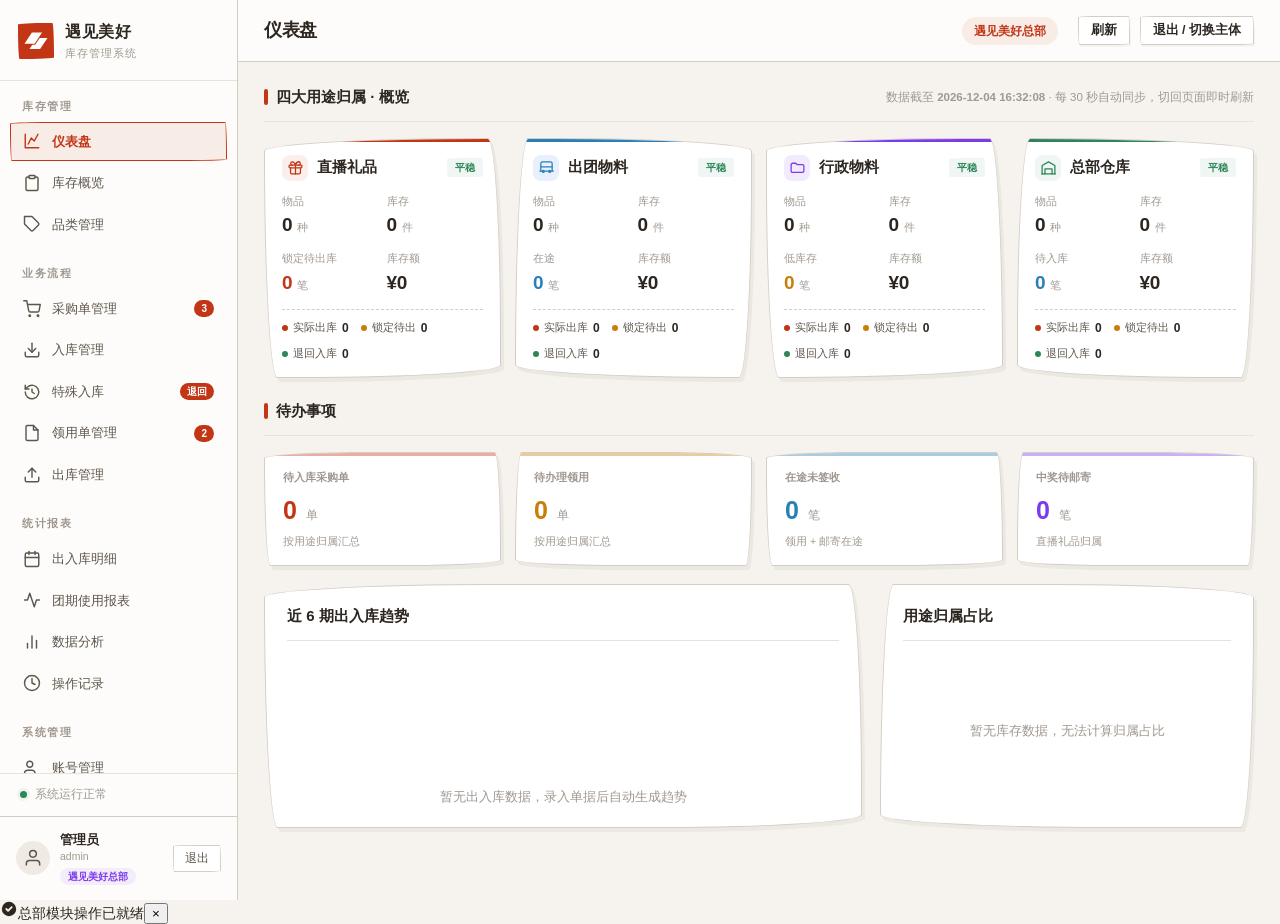
<file: hq-app.html>
<!DOCTYPE html>
<html lang="zh-CN">
<head>
<meta charset="utf-8">
<meta name="viewport" content="width=device-width,initial-scale=1">
<title>遇见美好总部 · 库存管理系统</title>
<script>
  // hq 版本自检（v6.13 补）：根治「刷新还是旧页面」——浏览器缓存了旧 hq-app.html 时，
  // 用云端 version.json（no-store）做权威比对，不一致就强制硬刷新到带 _relver= 的新 URL。
  // 与列车 index.html 的自检相互独立（localStorage 键不同），互不触发。
  (function () {
    var APP_VERSION = '6.15';
    var reloading = false;
    function forceReload() {
      if (reloading) return;
      if (window.location.href.indexOf('_relver=') >= 0) return;
      if (window.location.href.indexOf('file://') >= 0) return;
      reloading = true;
      var url = window.location.href.split('#')[0];
      var sep = url.indexOf('?') >= 0 ? '&' : '?';
      try { localStorage.setItem('hq_app_version', APP_VERSION); } catch (e) {}
      window.location.replace(url + sep + '_relver=' + Date.now());
    }
    function checkVersion() {
      if (typeof fetch !== 'function') return;
      fetch('version.json', { cache: 'no-store' })
        .then(function (r) { return r.json(); })
        .then(function (j) { if (j && j.version && j.version !== APP_VERSION) forceReload(); })
        .catch(function () { /* 离线：下次再检 */ });
    }
    try { localStorage.setItem('hq_app_version', APP_VERSION); } catch (e) {}
    checkVersion();
    setInterval(checkVersion, 3 * 60 * 1000);
    document.addEventListener('visibilitychange', function () {
      if (document.visibilityState === 'visible') checkVersion();
    });
  })();
</script>
<style>
/* ===== 完全照搬列车系统的暖色手绘设计语言 ===== */
:root{
  --bg-base:#f6f3ee; --bg-primary:#fdfcfa; --bg-secondary:#efeae4; --bg-card:#ffffff;
  --bg-card-hover:#faf7f4; --bg-elevated:#efeae4;
  --border:#d4cdc4; --border-light:#e8e2da; --border-hover:#a8a098;
  --text-primary:#2d2620; --text-secondary:#5e554c; --text-muted:#a09890;
  --accent:#c23616; --accent-light:#d94a2a; --accent-dark:#9e2b10; --accent-glow:rgba(194,54,22,.08);
  --success:#2d8659; --success-bg:rgba(45,134,89,.07);
  --danger:#c0392b; --danger-bg:rgba(192,57,43,.06);
  --warning:#c77f0a; --warning-bg:rgba(199,127,10,.07);
  --info:#2980b9; --info-bg:rgba(41,128,185,.07);
  --purple:#7c3aed; --purple-bg:rgba(124,58,237,.08);
  --sketch-r1:255px 15px 225px 15px/15px 225px 15px 255px;
  --sketch-r2:15px 225px 15px 255px/255px 15px 225px 15px;
  --sketch-r3:225px 15px 255px 15px/15px 255px 15px 225px;
  --sketch-r4:15px 255px 15px 225px/225px 15px 255px 15px;
  --sketch-sm:155px 8px 175px 8px/8px 175px 8px 155px;
  --shadow-card:3px 4px 0px rgba(45,38,32,.05);
  --shadow-elevated:5px 7px 0px rgba(45,38,32,.08);
  --font:'Noto Sans SC',-apple-system,'Segoe UI','PingFang SC','Microsoft YaHei',sans-serif;
}
*{box-sizing:border-box}
body{margin:0;background:var(--bg-base);color:var(--text-primary);font-family:var(--font);font-size:14px;line-height:1.5}

/* ===== 布局：侧边栏 + 主内容（照搬列车） ===== */
.app{display:flex;min-height:100vh}
.sidebar{width:238px;flex:0 0 238px;background:var(--bg-primary);border-right:1.5px solid var(--border);display:flex;flex-direction:column;position:sticky;top:0;height:100vh}
.sidebar-logo{padding:20px 18px 18px;border-bottom:1.5px solid var(--border-light);display:flex;align-items:center;gap:11px}
.logo-icon{width:36px;height:36px;background:var(--accent);border-radius:var(--sketch-sm);display:flex;align-items:center;justify-content:center;flex:0 0 36px}
.logo-icon svg{width:24px;height:24px;fill:#fff}
.logo-text .brand{display:block;font-size:16px;font-weight:800;letter-spacing:.5px;color:var(--text-primary)}
.logo-text .sub{display:block;font-size:10.5px;color:var(--text-muted);margin-top:2px;letter-spacing:1px}
.sidebar-nav{flex:1;overflow-y:auto;padding:12px 10px}
.nav-section{margin-bottom:16px}
.nav-section-title{font-size:10.5px;color:var(--text-muted);font-weight:700;letter-spacing:1.5px;padding:6px 12px 7px;text-transform:uppercase}
.nav-item{display:flex;align-items:center;gap:11px;padding:9px 12px;border-radius:var(--sketch-sm);cursor:pointer;color:var(--text-secondary);font-size:13px;font-weight:500;margin-bottom:2px;transition:.14s;border:1.5px solid transparent}
.nav-item:hover{background:var(--bg-elevated);color:var(--text-primary)}
.nav-item.active{background:var(--accent-glow);color:var(--accent);font-weight:700;border-color:var(--border-accent)}
.nav-icon{width:18px;height:18px;flex:0 0 18px;display:flex}
.nav-icon svg{width:18px;height:18px;fill:none;stroke:currentColor;stroke-width:1.9;stroke-linecap:round;stroke-linejoin:round}
.nav-item .badge{margin-left:auto;background:var(--accent);color:#fff;border-radius:10px;font-size:10px;padding:1px 7px;font-weight:700}
.nav-bottom{padding:12px 20px;font-size:11.5px;color:var(--text-muted);border-top:1.5px solid var(--border-light);display:flex;align-items:center;gap:8px}
.status-dot{width:7px;height:7px;border-radius:50%;background:var(--success);box-shadow:0 0 0 3px var(--success-bg)}
.sidebar-footer{padding:14px 16px;border-top:1.5px solid var(--border);display:flex;align-items:center;gap:10px}
.user-avatar{width:34px;height:34px;flex:0 0 34px;border-radius:50%;background:var(--bg-elevated);display:flex;align-items:center;justify-content:center}
.user-avatar svg{width:20px;height:20px;fill:none;stroke:var(--text-secondary);stroke-width:1.8}
.user-details{flex:1;min-width:0}
.user-name{font-size:12.5px;font-weight:700}
.user-role{font-size:10.5px;color:var(--text-muted)}
.subject-chip{display:inline-block;margin-top:3px;padding:1px 8px;border-radius:10px;font-size:10px;background:var(--purple-bg);color:var(--purple);font-weight:700}
.btn-logout{background:var(--bg-card);border:1.5px solid var(--border);border-radius:var(--sketch-sm);padding:5px 11px;font-size:11.5px;cursor:pointer;color:var(--text-secondary);font-family:var(--font)}

/* 主内容 */
.main{flex:1;min-width:0;display:flex;flex-direction:column}
.topbar{height:62px;background:var(--bg-primary);border-bottom:1.5px solid var(--border);display:flex;align-items:center;justify-content:space-between;padding:0 26px;position:sticky;top:0;z-index:5}
.topbar .page-title{font-size:18px;font-weight:800;letter-spacing:-.3px}
.top-actions{display:flex;align-items:center;gap:10px}
.search{background:var(--bg-card);border:1.5px solid var(--border);border-radius:var(--sketch-sm);padding:7px 13px;width:210px;font-size:12.5px;color:var(--text-secondary);font-family:var(--font)}
.icon-btn{width:35px;height:35px;border:1.5px solid var(--border);background:var(--bg-card);border-radius:var(--sketch-sm);display:flex;align-items:center;justify-content:center;cursor:pointer;position:relative}
.icon-btn svg{width:17px;height:17px;fill:none;stroke:var(--text-secondary);stroke-width:1.9;stroke-linecap:round;stroke-linejoin:round}
.icon-btn .dot{position:absolute;top:4px;right:5px;width:6px;height:6px;border-radius:50%;background:var(--accent)}
.content{padding:24px 26px 60px;flex:1}

/* 面板 */
.panel{background:var(--bg-card);border:1.5px solid var(--border);border-radius:var(--sketch-r1);padding:20px 22px;margin-bottom:18px;box-shadow:var(--shadow-card)}
.panel:nth-of-type(2n){border-radius:var(--sketch-r2)}
.ph{display:flex;align-items:center;justify-content:space-between;margin-bottom:16px;padding-bottom:12px;border-bottom:1.5px solid var(--border-light);gap:12px;flex-wrap:wrap}
.pt{font-size:15px;font-weight:800;display:flex;align-items:center;gap:8px}
.pt .bar{width:4px;height:16px;background:var(--accent);border-radius:2px}
.pa{display:flex;gap:8px;align-items:center;flex-wrap:wrap}

/* KPI */
.kpis{display:grid;grid-template-columns:repeat(4,1fr);gap:14px;margin-bottom:18px}
.kpi{background:var(--bg-card);border:1.5px solid var(--border);border-radius:var(--sketch-r1);padding:16px 18px;position:relative;overflow:hidden;box-shadow:var(--shadow-card)}
.kpi:nth-child(2){border-radius:var(--sketch-r2)}.kpi:nth-child(3){border-radius:var(--sketch-r3)}.kpi:nth-child(4){border-radius:var(--sketch-r4)}
.kpi::after{content:'';position:absolute;top:0;left:0;right:0;height:3px;background:var(--accent);opacity:.4}
.kpi.g::after{background:var(--success)}.kpi.b::after{background:var(--info)}.kpi.y::after{background:var(--warning)}.kpi.p::after{background:var(--purple)}
.kpi .k{font-size:11px;color:var(--text-muted);margin-bottom:7px;font-weight:600}
.kpi .v{font-size:25px;font-weight:800;letter-spacing:-.5px}
.kpi .v small{font-size:12px;font-weight:500;color:var(--text-muted);margin-left:3px}
.kpi .v.red{color:var(--accent)}.kpi .v.grn{color:var(--success)}.kpi .v.yel{color:var(--warning)}.kpi .v.blu{color:var(--info)}.kpi .v.pur{color:var(--purple)}
.kpi .s{font-size:10.5px;color:var(--text-muted);margin-top:4px}

/* 表格 */
.tw{overflow-x:auto;border-radius:8px;border:1.5px solid var(--border)}
table{width:100%;border-collapse:collapse;font-size:12.5px}
th{background:var(--bg-elevated);padding:10px 13px;text-align:left;font-weight:700;color:var(--text-secondary);border-bottom:1.5px solid var(--border);white-space:nowrap;font-size:11px;letter-spacing:.4px}
td{padding:10px 13px;border-bottom:1px solid var(--border-light);color:var(--text-primary);white-space:nowrap}
tbody tr:last-child td{border-bottom:none}
tbody tr:hover{background:var(--bg-card-hover)}
td.num,th.num{text-align:right;font-variant-numeric:tabular-nums}
.lnk{color:var(--accent);font-weight:600;cursor:pointer}

/* 标签 */
.tag{display:inline-block;padding:3px 9px;border-radius:var(--sketch-sm);font-size:11px;font-weight:700}
.tag.g{background:var(--success-bg);color:var(--success)}
.tag.y{background:var(--warning-bg);color:var(--warning)}
.tag.r{background:var(--danger-bg);color:var(--danger)}
.tag.b{background:var(--info-bg);color:var(--info)}
.tag.p{background:var(--purple-bg);color:var(--purple)}
.tag.gray{background:var(--bg-elevated);color:var(--text-secondary)}
/* 归属标签 */
.own{display:inline-flex;align-items:center;gap:4px;padding:3px 9px;border-radius:var(--sketch-sm);font-size:11px;font-weight:700}
.own::before{content:'';width:6px;height:6px;border-radius:50%}
.own.live{background:rgba(194,54,22,.08);color:var(--accent)}.own.live::before{background:var(--accent)}
.own.tour{background:var(--info-bg);color:var(--info)}.own.tour::before{background:var(--info)}
.own.admin{background:var(--purple-bg);color:var(--purple)}.own.admin::before{background:var(--purple)}
.own.wh{background:var(--success-bg);color:var(--success)}.own.wh::before{background:var(--success)}

/* 按钮 */
.btn{padding:8px 15px;border-radius:var(--sketch-sm);border:1.5px solid var(--border);background:var(--bg-card);color:var(--text-primary);cursor:pointer;font-size:12.5px;font-weight:600;font-family:var(--font);box-shadow:1px 2px 0 rgba(45,38,32,.04);display:inline-flex;align-items:center;gap:6px}
.btn svg.ic{width:14px;height:14px;flex:0 0 auto;opacity:.85}
.btn:hover{border-color:var(--border-hover)}
.btn.primary{background:var(--accent);border-color:var(--accent);color:#fff;font-weight:700}
.btn.primary:hover{background:var(--accent-dark)}
.btn.sm{padding:5px 11px;font-size:11.5px}
.btn.ghost{background:transparent;border-style:dashed;color:var(--text-muted)}
.sel{background:var(--bg-card);border:1.5px solid var(--border);border-radius:var(--sketch-sm);padding:7px 11px;font-size:12.5px;color:var(--text-secondary);font-family:var(--font);cursor:pointer}
.filterbar{display:flex;gap:9px;align-items:center;flex-wrap:wrap;margin-bottom:14px;font-size:12px;color:var(--text-muted)}
.filterbar .mk{background:var(--accent);color:#fff;border-radius:var(--sketch-sm);font-size:10px;padding:1px 7px;font-weight:700}

/* 归属分类卡片 */
.cat-grid{display:grid;grid-template-columns:repeat(5,1fr);gap:14px}
.cat-card{border:1.5px solid var(--border);border-radius:var(--sketch-r1);padding:18px;background:var(--bg-card);box-shadow:var(--shadow-card);position:relative;min-height:132px}
.cat-card:nth-child(2){border-radius:var(--sketch-r2)}.cat-card:nth-child(3){border-radius:var(--sketch-r3)}.cat-card:nth-child(4){border-radius:var(--sketch-r4)}
.cat-card .ic{width:34px;height:34px;border-radius:var(--sketch-sm);display:flex;align-items:center;justify-content:center;font-size:18px;margin-bottom:11px}
.cat-card .nm{font-size:14px;font-weight:800;margin-bottom:3px}
.cat-card .meta{font-size:11px;color:var(--text-muted)}
.cat-card .cnt{position:absolute;right:16px;top:16px;font-size:22px;font-weight:800;color:var(--border-hover)}
.cat-card .ic svg{width:17px;height:17px}
.cat-card.live .ic{background:var(--accent-glow);color:var(--accent)}
.cat-card.tour .ic{background:var(--info-bg);color:var(--info)}
.cat-card.admin .ic{background:var(--purple-bg);color:var(--purple)}
.cat-card.wh .ic{background:var(--success-bg);color:var(--success)}
.empty-ic{display:block;width:40px;height:40px;margin:0 auto}
.empty-ic svg{width:100%;height:100%;display:block}
.cat-add{border:1.5px dashed var(--border-hover);border-radius:var(--sketch-sm);background:transparent;display:flex;flex-direction:column;align-items:center;justify-content:center;cursor:pointer;color:var(--text-muted);min-height:132px;gap:8px}
.cat-add .plus{font-size:30px;line-height:1;color:var(--border-hover)}

/* 图表占位 */
.charts{display:grid;grid-template-columns:1.6fr 1fr;gap:18px}
.bars{display:flex;align-items:flex-end;gap:10px;height:150px;padding:10px 4px 0}
.bars .bcol{flex:1;display:flex;flex-direction:column;align-items:center;gap:6px;height:100%;justify-content:flex-end}
.bars .bcol .bstick{width:60%;border-radius:4px 4px 0 0}
.bars .bcol .blab{font-size:10px;color:var(--text-muted)}
.donut{display:flex;align-items:center;gap:18px;justify-content:center;height:150px}
.donut .ring{width:112px;height:112px;border-radius:50%;background:conic-gradient(var(--accent) 0 35%,var(--info) 35% 60%,var(--purple) 60% 82%,var(--success) 82% 100%);position:relative}
.donut .ring::after{content:'';position:absolute;inset:24px;background:var(--bg-card);border-radius:50%}
.donut .lg{font-size:11.5px;color:var(--text-secondary);line-height:1.9}
.donut .lg i{display:inline-block;width:9px;height:9px;border-radius:2px;margin-right:6px}

/* 月份矩阵（出入库明细） */
.mx{font-size:11.5px}
.mx td,.mx th{padding:8px 10px}
.mx .in{color:var(--accent);font-weight:700}
.mx .out{color:var(--success);font-weight:700}

/* 仪表盘4归属概览卡 */
.own-overview{display:grid;grid-template-columns:repeat(4,1fr);gap:14px}
.own-card{border:1.5px solid var(--border);border-radius:var(--sketch-r1);padding:16px 17px;background:var(--bg-card);box-shadow:var(--shadow-card);position:relative;overflow:hidden}
.own-card:nth-child(2){border-radius:var(--sketch-r2)}.own-card:nth-child(3){border-radius:var(--sketch-r3)}.own-card:nth-child(4){border-radius:var(--sketch-r4)}
.own-card::before{content:'';position:absolute;top:0;left:0;right:0;height:3px}
.own-card.live::before{background:var(--accent)}.own-card.tour::before{background:var(--info)}.own-card.admin::before{background:var(--purple)}.own-card.wh::before{background:var(--success)}
.oc-head{display:flex;align-items:center;gap:9px;margin-bottom:13px}
.oc-ic{display:inline-flex;align-items:center;justify-content:center;width:26px;height:26px;border-radius:8px;flex:0 0 auto}
.oc-ic svg{width:17px;height:17px}
.own-card.live .oc-ic{background:var(--accent-glow);color:var(--accent)}
.own-card.tour .oc-ic{background:rgba(37,99,235,.1);color:var(--info)}
.own-card.admin .oc-ic{background:rgba(124,58,237,.1);color:var(--purple)}
.own-card.wh .oc-ic{background:var(--success-bg);color:var(--success)}
.oc-name{font-size:14.5px;font-weight:800}
.oc-tag{margin-left:auto;font-size:10px;padding:2px 8px;border-radius:var(--sketch-sm);background:var(--accent-glow);color:var(--accent);font-weight:700}
.oc-tag.ok{background:var(--success-bg);color:var(--success)}
.oc-grid{display:grid;grid-template-columns:1fr 1fr;gap:11px 8px;padding-bottom:12px;border-bottom:1px dashed var(--border)}
.oc-grid>div{display:flex;flex-direction:column;gap:2px}
.oc-grid span{font-size:10.5px;color:var(--text-muted)}
.oc-grid b{font-size:19px;font-weight:800;letter-spacing:-.4px}
.oc-grid b i{font-size:10.5px;font-style:normal;font-weight:500;color:var(--text-muted)}
.oc-grid b.red{color:var(--accent)}.oc-grid b.blu{color:var(--info)}.oc-grid b.yel{color:var(--warning)}
.oc-foot{display:flex;gap:12px;flex-wrap:wrap;padding-top:11px}
.oc-foot .st{display:flex;align-items:center;gap:5px;font-size:10.5px;color:var(--text-secondary)}
.oc-foot .st i{width:6px;height:6px;border-radius:50%}
.oc-foot .st b{color:var(--text-primary);font-size:12px}
.oc-foot .st-btn{background:none;border:none;padding:0;cursor:pointer;font-family:inherit}
.oc-foot .st-btn:hover b{color:var(--accent);text-decoration:underline}
.oc-grid .mid-drill{cursor:pointer;border-radius:6px;padding:2px 4px;margin:-2px -4px;transition:background .15s}
.oc-grid .mid-drill:hover{background:rgba(231,0,11,.07)}
.oc-grid .mid-drill:hover b{text-decoration:underline}

/* 出入库明细-归属切换 */
.ownswitch{display:flex;gap:8px;flex-wrap:wrap;margin-bottom:14px;padding-bottom:12px;border-bottom:1.5px solid var(--border-light)}
.ownswitch .os{background:var(--bg-card);border:1.5px solid var(--border);border-radius:var(--sketch-sm);padding:7px 15px;font-size:12.5px;cursor:pointer;color:var(--text-secondary);font-family:var(--font);font-weight:600;transition:.15s}
.ownswitch .os{display:inline-flex;align-items:center;gap:5px}
.ownswitch .os svg{width:13px;height:13px;flex:0 0 auto;opacity:.8}
.ownswitch .os.on svg{opacity:1}
.ownswitch .os:hover{border-color:var(--border-hover);color:var(--text-primary)}
.ownswitch .os.on{background:var(--accent);border-color:var(--accent);color:#fff;box-shadow:2px 2px 0 rgba(154,43,16,.2)}

/* 团期使用报表-二级结构 */
.tr-group{border:1.5px solid var(--border);border-radius:var(--sketch-r1);margin-bottom:13px;overflow:hidden;box-shadow:var(--shadow-card)}
.tr-group:nth-child(2){border-radius:var(--sketch-r2)}.tr-group:nth-child(3){border-radius:var(--sketch-r3)}
.tr-head{display:flex;align-items:center;gap:12px;padding:13px 17px;background:var(--bg-card-hover);cursor:pointer;flex-wrap:wrap;transition:.15s}
.tr-head:hover{background:var(--bg-elevated)}
.tr-arrow{font-size:12px;color:var(--text-muted);transition:transform .2s;display:inline-block}
.tr-group.open .tr-arrow{transform:rotate(90deg)}
.tr-name{font-size:14px;font-weight:800;color:var(--text-primary)}
.tr-chip{font-size:10px;padding:2px 9px;border-radius:var(--sketch-sm);background:var(--info-bg);color:var(--info);font-weight:700}
.tr-sum{font-size:11.5px;color:var(--text-muted)}
.tr-sum b{color:var(--text-primary);font-size:12.5px}
.tr-sum b.red{color:var(--accent)}
.tr-head .tag{margin-left:auto}
.tr-body{display:none;padding:0 17px 15px}
.tr-group.open .tr-body{display:block}
.tr-body table{border:1.5px solid var(--border-light);border-radius:6px}
.tr-body th{background:var(--bg-elevated)}
.tr-body tr:first-child td{border-top:none}

/* 状态流（在途/锁定） */
.flow{display:flex;align-items:center;gap:6px;font-size:11px}
.flow .step{padding:3px 9px;border-radius:var(--sketch-sm);background:var(--bg-elevated);color:var(--text-muted)}
.flow .step.on{background:var(--accent-glow);color:var(--accent);font-weight:700}
.flow .arw{color:var(--border-hover)}
.flow-role{display:flex;align-items:center;gap:3px;font-size:11px;flex-wrap:wrap}
.flow-role .fr-node{display:inline-flex;flex-direction:column;align-items:center;gap:1px;padding:3px 6px;border:1px solid var(--border,#e3ddd4);border-radius:var(--sketch-sm);background:var(--bg-elevated);color:var(--text-muted);line-height:1.15;white-space:nowrap}
.flow-role .fr-node em{font-style:normal;font-size:11px}
.flow-role .fr-node small{font-size:9px;opacity:.75}
.flow-role .fr-node.done{background:#f0f7f0;color:#2f7a4f;border-color:#bcdcc7}
.flow-role .fr-node.cur{background:var(--accent-glow);color:var(--accent);border-color:var(--accent);font-weight:700}
.flow-role .fr-node.cur small{color:var(--accent);opacity:.85}
.flow-role .arw{color:var(--border-hover)}
.fr-blocker{margin-top:4px;font-size:10px;color:var(--accent);font-weight:700}
.fr-blocker.mine{color:#c2410c}
.fr-blocker.done{color:#2f7a4f;font-weight:600}

.hidden{display:none}

/* ===== 出库管理 · 分类作业台（设计稿 v5 落地 2026-11-25；作用域限定 #mod-stockout，其他模块与列车主体零影响） ===== */
#mod-stockout .so-entry{background:var(--bg-card);border:1.5px solid var(--border);border-radius:var(--sketch-r1);padding:13px 16px;margin-bottom:14px;display:flex;align-items:center;gap:13px;flex-wrap:wrap}
#mod-stockout .so-entry .ic{width:36px;height:36px;flex:0 0 36px;border-radius:var(--sketch-sm);background:var(--accent-glow);color:var(--accent);display:flex;align-items:center;justify-content:center;font-size:17px}
#mod-stockout .so-entry .tx{flex:1;min-width:220px}
#mod-stockout .so-entry .tx b{font-size:13px}
#mod-stockout .so-entry .tx div{font-size:11.5px;color:var(--text-secondary);margin-top:2px}
#mod-stockout .so-entry .jump{margin-left:auto;display:flex;align-items:baseline;gap:6px;cursor:pointer;padding:4px 10px;border-radius:8px}
#mod-stockout .so-entry .jump:hover{background:var(--accent-glow)}
#mod-stockout .so-entry .jump b{font-size:25px;color:var(--accent)}
#mod-stockout .so-entry .jump span{font-size:11.5px;color:var(--text-muted)}
#mod-stockout .so-flow{background:var(--bg-card);border:1.5px solid var(--border);border-radius:var(--sketch-sm);padding:10px 14px;margin-bottom:13px;display:flex;align-items:center;gap:8px;flex-wrap:wrap;font-size:12px}
#mod-stockout .so-fn{padding:4px 10px;border-radius:20px;background:var(--bg-elevated);color:var(--text-secondary);white-space:nowrap}
#mod-stockout .so-fn.hot{background:var(--warning-bg);color:var(--warning);font-weight:700}
#mod-stockout .so-fa{color:var(--text-muted)}
#mod-stockout .so-role-wrap{display:flex;align-items:center;gap:12px;margin-bottom:13px;flex-wrap:wrap}
#mod-stockout .so-role{display:flex;border:1.5px solid var(--border);border-radius:var(--sketch-sm);overflow:hidden;background:var(--bg-card)}
#mod-stockout .so-role button{border:none;background:none;padding:6px 14px;font-size:12px;cursor:pointer;color:var(--text-secondary);font-family:inherit}
#mod-stockout .so-role button.on{background:var(--accent);color:#fff;font-weight:700}
#mod-stockout .so-role-note{font-size:11.5px;color:var(--text-muted)}
#mod-stockout .so-cal{background:var(--warning-bg);border-radius:8px;padding:9px 12px;font-size:11.5px;color:var(--text-secondary);margin-bottom:11px;line-height:1.7}
#mod-stockout .so-cal b{color:var(--warning)}
#mod-stockout .so-foot{font-size:11px;color:var(--text-muted);margin-top:11px;line-height:1.75;border-top:1px dashed var(--border);padding-top:10px}
#mod-stockout .so-tno{font-family:Consolas,monospace;background:var(--bg-secondary);border-radius:5px;padding:2px 6px;font-size:11px}
#mod-stockout .so-tno.empty{color:var(--text-muted);background:none;padding:0}
#mod-stockout .so-cinfo{font-size:10.5px;line-height:1.5}
#mod-stockout .so-cinfo .filled{color:var(--success);font-weight:700}
#mod-stockout .so-cinfo .empty{color:var(--text-muted)}
#mod-stockout .so-n{background:var(--bg-elevated);border-radius:9px;padding:0 6px;font-size:10px;color:var(--text-secondary);margin-left:5px}
#mod-stockout .os.on .so-n{background:var(--accent);color:#fff}
#mod-stockout .so-panel-hl{border-color:var(--accent);box-shadow:0 0 0 3px var(--accent-glow)}
#mod-stockout .tag.gray{background:var(--bg-elevated);color:var(--text-secondary)}
#mod-stockout .tag.o{background:var(--warning-bg);color:var(--warning)}
</style>
<!-- 数据层：本地 supabase-js + 主体隔离数据访问层（复用列车，自动按 subject=hq 过滤） -->
<script src="js/vendor/supabase.min.js?v=6.15"></script>
<script src="js/supabase-db.js?v=6.15"></script>
<script src="js/toast.js?v=6.15"></script>
<script src="js/hq-foundation.js?v=6.15"></script>
</head>
<body>
<div class="app">
  <!-- ============ 侧边栏：完全照搬列车 ============ -->
  <aside class="sidebar">
    <div class="sidebar-logo">
      <div class="logo-icon"><svg viewBox="0 0 50 39"><path d="M16.5 2h21.1L22.1 24.97H1L16.5 2Z"/><path d="M17.4 27.1 11.4 36h22.1L49 13.03H32.7L23.2 27.1H17.4Z"/></svg></div>
      <div class="logo-text"><span class="brand">遇见美好</span><span class="sub">库存管理系统</span></div>
    </div>
    <nav class="sidebar-nav">
      <div class="nav-section">
        <div class="nav-section-title">库存管理</div>
        <div class="nav-item active" data-mod="dashboard"><span class="nav-icon"><svg viewBox="0 0 24 24"><path d="M3 3v18h18"/><path d="M7 16l4-8 4 4 5-9"/></svg></span>仪表盘</div>
        <div class="nav-item" data-mod="inventory"><span class="nav-icon"><svg viewBox="0 0 24 24"><path d="M16 4h2a2 2 0 0 1 2 2v14a2 2 0 0 1-2 2H6a2 2 0 0 1-2-2V6a2 2 0 0 1 2-2h2"/><rect x="8" y="2" width="8" height="4" rx="1"/></svg></span>库存概览</div>
        <div class="nav-item" data-mod="categories"><span class="nav-icon"><svg viewBox="0 0 24 24"><path d="M20.6 13.4l-7.2 7.2a2 2 0 0 1-2.8 0L2 12V2h10l8.6 8.6a2 2 0 0 1 0 2.8z"/></svg></span>品类管理</div>
      </div>
      <div class="nav-section">
        <div class="nav-section-title">业务流程</div>
        <div class="nav-item" data-mod="purchase"><span class="nav-icon"><svg viewBox="0 0 24 24"><circle cx="9" cy="21" r="1"/><circle cx="20" cy="21" r="1"/><path d="M1 1h4l2.7 13.4a2 2 0 0 0 2 1.6h9.7a2 2 0 0 0 2-1.6L23 6H6"/></svg></span>采购单管理<span class="badge">3</span></div>
        <div class="nav-item" data-mod="stockin"><span class="nav-icon"><svg viewBox="0 0 24 24"><path d="M21 15v4a2 2 0 0 1-2 2H5a2 2 0 0 1-2-2v-4"/><polyline points="7 10 12 15 17 10"/><line x1="12" y1="15" x2="12" y2="3"/></svg></span>入库管理</div>
        <div class="nav-item" data-mod="specialin"><span class="nav-icon"><svg viewBox="0 0 24 24"><path d="M3 12a9 9 0 1 0 3-6.7L3 8"/><polyline points="3 3 3 8 8 8"/><path d="M12 8v4l3 2"/></svg></span>特殊入库<span class="badge">退回</span></div>
        <div class="nav-item" data-mod="requisition"><span class="nav-icon"><svg viewBox="0 0 24 24"><path d="M14 2H6a2 2 0 0 0-2 2v16a2 2 0 0 0 2 2h12a2 2 0 0 0 2-2V8z"/><polyline points="14 2 14 8 20 8"/></svg></span>领用单管理<span class="badge">2</span></div>
        <div class="nav-item" data-mod="stockout"><span class="nav-icon"><svg viewBox="0 0 24 24"><path d="M21 15v4a2 2 0 0 1-2 2H5a2 2 0 0 1-2-2v-4"/><polyline points="17 8 12 3 7 8"/><line x1="12" y1="3" x2="12" y2="15"/></svg></span>出库管理</div>
      </div>
      <div class="nav-section">
        <div class="nav-section-title">统计报表</div>
        <div class="nav-item" data-mod="monthly"><span class="nav-icon"><svg viewBox="0 0 24 24"><rect x="3" y="4" width="18" height="18" rx="2"/><line x1="16" y1="2" x2="16" y2="6"/><line x1="8" y1="2" x2="8" y2="6"/><line x1="3" y1="10" x2="21" y2="10"/></svg></span>出入库明细</div>
        <div class="nav-item" data-mod="reports"><span class="nav-icon"><svg viewBox="0 0 24 24"><polyline points="22 12 18 12 15 21 9 3 6 12 2 12"/></svg></span>团期使用报表</div>
        <div class="nav-item" data-mod="analytics"><span class="nav-icon"><svg viewBox="0 0 24 24"><line x1="18" y1="20" x2="18" y2="10"/><line x1="12" y1="20" x2="12" y2="4"/><line x1="6" y1="20" x2="6" y2="14"/></svg></span>数据分析</div>
        <div class="nav-item" data-mod="history"><span class="nav-icon"><svg viewBox="0 0 24 24"><circle cx="12" cy="12" r="10"/><polyline points="12 6 12 12 16 14"/></svg></span>操作记录</div>
      </div>
      <div class="nav-section">
        <div class="nav-section-title">系统管理</div>
        <div class="nav-item" data-mod="adminuser"><span class="nav-icon"><svg viewBox="0 0 24 24"><path d="M16 21v-2a4 4 0 0 0-4-4H6a4 4 0 0 0-4 4v2"/><circle cx="9" cy="7" r="4"/></svg></span>账号管理</div>
        <div class="nav-item" data-mod="adminset"><span class="nav-icon"><svg viewBox="0 0 24 24"><circle cx="12" cy="12" r="3"/><path d="M19.4 15a1.65 1.65 0 0 0 .33 1.82M4.6 9a1.65 1.65 0 0 1-.33-1.82"/></svg></span>系统设置</div>
      </div>
    </nav>
    <div class="nav-bottom"><span class="status-dot"></span>系统运行正常</div>
    <div class="sidebar-footer">
      <div class="user-avatar"><svg viewBox="0 0 24 24"><path d="M20 21v-2a4 4 0 0 0-4-4H8a4 4 0 0 0-4 4v2"/><circle cx="12" cy="7" r="4"/></svg></div>
      <div class="user-details"><div class="user-name">管理员</div><div class="user-role">admin</div><span class="subject-chip">遇见美好总部</span></div>
      <button class="btn-logout">退出</button>
    </div>
  </aside>

  <!-- ============ 主内容 ============ -->
  <div class="main">
    <header class="topbar">
      <div class="page-title" id="pageTitle">仪表盘</div>
      <div class="top-actions">
        <span id="hq-subject-badge" style="font-size:12px;font-weight:700;color:var(--accent);background:var(--accent-glow);padding:5px 12px;border-radius:20px">遇见美好总部</span>
        <span id="hq-op-badge" style="font-size:12px;color:var(--text-secondary)">—</span>
        <button id="hq-btn-refresh" type="button" class="btn" style="padding:5px 12px">刷新</button>
        <button id="hq-btn-exit" type="button" class="btn" style="padding:5px 12px">退出 / 切换主体</button>
      </div>
    </header>

    <div class="content">
      <!-- ===== 仪表盘（按4用途归属定制） ===== -->
      <section class="mod" id="mod-dashboard">
        <div class="ph"><div class="pt"><span class="bar"></span>四大用途归属 · 概览</div><div class="pa"><span style="font-size:11.5px;color:var(--text-muted)">数据截至 <b id="dashTime">--</b> · 每 30 秒自动同步，切回页面即时刷新</span></div></div>
        <div class="own-overview" id="ownOverview">
          <div class="own-card live">
            <div class="oc-head"><span class="oc-ic"><svg viewBox="0 0 24 24" fill="none" stroke="currentColor" stroke-width="1.8" stroke-linecap="round" stroke-linejoin="round"><rect x="3" y="8.5" width="18" height="4" rx="1.2"/><path d="M12 8.5V21"/><path d="M19 12.5v6.5a2 2 0 0 1-2 2H7a2 2 0 0 1-2-2v-6.5"/><path d="M7.6 8.5a2.3 2.3 0 1 1 0-4.6C10.6 3.9 12 8.5 12 8.5s1.4-4.6 4.4-4.6a2.3 2.3 0 1 1 0 4.6"/></svg></span><span class="oc-name">直播礼品</span><span class="oc-tag">进行中</span></div>
            <div class="oc-grid">
              <div><span>物品</span><b>16 <i>种</i></b></div>
              <div><span>库存</span><b>420 <i>件</i></b></div>
              <div><span>锁定</span><b class="red">30 <i>件</i></b></div>
              <div><span>库存额</span><b>¥4.4<i>万</i></b></div>
            </div>
            <div class="oc-foot">
              <span class="st"><i style="background:var(--accent)"></i>中奖待邮寄 <b>7</b></span>
              <span class="st"><i style="background:var(--info)"></i>在途 <b>3</b></span>
              <span class="st"><i style="background:var(--warning)"></i>待仓库确定 <b>1</b></span>
            </div>
          </div>
          <div class="own-card tour">
            <div class="oc-head"><span class="oc-ic"><svg viewBox="0 0 24 24" fill="none" stroke="currentColor" stroke-width="1.8" stroke-linecap="round" stroke-linejoin="round"><path d="M4 17V6.5A2.5 2.5 0 0 1 6.5 4h11A2.5 2.5 0 0 1 20 6.5V17"/><path d="M4 11h16"/><path d="M2.5 17h19"/><circle cx="7.5" cy="17.5" r="1.3"/><circle cx="16.5" cy="17.5" r="1.3"/></svg></span><span class="oc-name">出团物料</span><span class="oc-tag">进行中</span></div>
            <div class="oc-grid">
              <div><span>物品</span><b>14 <i>种</i></b></div>
              <div><span>库存</span><b>560 <i>件</i></b></div>
              <div><span>在途</span><b class="blu">2 <i>单</i></b></div>
              <div><span>库存额</span><b>¥3.1<i>万</i></b></div>
            </div>
            <div class="oc-foot">
              <span class="st"><i style="background:var(--info)"></i>领用在途 <b>2</b></span>
              <span class="st"><i style="background:var(--purple)"></i>待仓库确定 <b>4</b></span>
              <span class="st"><i style="background:var(--accent)"></i>待入库 <b>1</b></span>
            </div>
          </div>
          <div class="own-card admin">
            <div class="oc-head"><span class="oc-ic"><svg viewBox="0 0 24 24" fill="none" stroke="currentColor" stroke-width="1.8" stroke-linecap="round" stroke-linejoin="round"><path d="M3 8a2 2 0 0 1 2-2h3.9a2 2 0 0 1 1.6.8l.9 1.2H19a2 2 0 0 1 2 2v7a2 2 0 0 1-2 2H5a2 2 0 0 1-2-2z"/></svg></span><span class="oc-name">行政物料</span><span class="oc-tag ok">平稳</span></div>
            <div class="oc-grid">
              <div><span>物品</span><b>10 <i>种</i></b></div>
              <div><span>库存</span><b>180 <i>件</i></b></div>
              <div><span>低库存</span><b class="yel">2 <i>种</i></b></div>
              <div><span>库存额</span><b>¥1.8<i>万</i></b></div>
            </div>
            <div class="oc-foot">
              <span class="st"><i style="background:var(--warning)"></i>待仓库确定 <b>1</b></span>
              <span class="st"><i style="background:var(--info)"></i>待归还 <b>2</b></span>
              <span class="st"><i style="background:var(--success)"></i>今日出库 <b>6</b></span>
            </div>
          </div>
          <div class="own-card wh">
            <div class="oc-head"><span class="oc-ic"><svg viewBox="0 0 24 24" fill="none" stroke="currentColor" stroke-width="1.8" stroke-linecap="round" stroke-linejoin="round"><path d="M3 21V9.2L12 4l9 5.2V21"/><path d="M7 21v-7h10v7"/><path d="M2.5 21h19"/></svg></span><span class="oc-name">总部仓库</span><span class="oc-tag ok">平稳</span></div>
            <div class="oc-grid">
              <div><span>物品</span><b>8 <i>种</i></b></div>
              <div><span>库存</span><b>126 <i>件</i></b></div>
              <div><span>待调拨</span><b class="yel">3 <i>笔</i></b></div>
              <div><span>库存额</span><b>¥3.3<i>万</i></b></div>
            </div>
            <div class="oc-foot">
              <span class="st"><i style="background:var(--purple)"></i>待调拨 <b>3</b></span>
              <span class="st"><i style="background:var(--success)"></i>盘点差异 <b>0</b></span>
              <span class="st"><i style="background:var(--info)"></i>本月入库 <b>9</b></span>
            </div>
          </div>
        </div>

        <div class="ph" style="margin-top:22px"><div class="pt"><span class="bar"></span>待办事项</div></div>
        <div class="kpis" id="dash-todo-kpis">
          <div class="kpi"><div class="k">待入库采购单</div><div class="v red">3 <small>单</small></div><div class="s">直播礼品 1 · 出团物料 1 · 行政 1</div></div>
          <div class="kpi y"><div class="k">待办理领用</div><div class="v yel">2 <small>单</small></div><div class="s">出团物料 1 · 行政物料 1</div></div>
          <div class="kpi b"><div class="k">在途未签收</div><div class="v blu">5 <small>笔</small></div><div class="s">邮寄 3 · 领用 2</div></div>
          <div class="kpi p"><div class="k">中奖待邮寄</div><div class="v pur">7 <small>人</small></div><div class="s">直播礼品归属</div></div>
        </div>
        <div class="charts">
          <div class="panel" style="margin:0">
            <div class="ph"><div class="pt">近 6 期出入库趋势</div></div>
            <div class="bars" id="chart-trend" style="min-height:150px;align-items:flex-end"></div>
          </div>
          <div class="panel" style="margin:0">
            <div class="ph"><div class="pt">用途归属占比</div></div>
            <div class="donut" id="chart-own" style="min-height:150px;align-items:center;justify-content:center"></div>
          </div>
        </div>
      </section>

      <!-- ===== 库存概览 ===== -->
      <section class="mod hidden" id="mod-inventory">
        <div class="kpis" id="inv-kpis">
          <div class="kpi"><div class="k">物品总数</div><div class="v">48 <small>种</small></div><div class="s">4 个用途归属</div></div>
          <div class="kpi g"><div class="k">库存总量</div><div class="v">1,286 <small>件</small></div></div>
          <div class="kpi y"><div class="k">低库存</div><div class="v yel">6 <small>种</small></div></div>
          <div class="kpi"><div class="k">锁定库存</div><div class="v red">32 <small>件</small></div></div>
        </div>
        <div class="panel">
          <div class="ph"><div class="pt"><span class="bar"></span>物品列表 </div>
            <div class="pa"><button class="btn" id="btn-inv-template">下载导入模板</button><button class="btn" id="btn-inv-import">批量导入</button><button class="btn primary">+ 新增物品</button></div></div>
          <div class="filterbar"> 用途归属：<select class="sel"><option>全部归属</option><option>直播礼品</option><option>出团物料</option><option>行政物料</option><option>总部仓库</option></select></div>
          <div class="tw"><table>
            <thead><tr><th>编码</th><th>名称</th><th>品牌/规格</th><th>单位</th><th class="num">单价</th><th class="num">库存</th><th class="num">锁定</th><th>用途归属</th><th>状态</th><th>操作</th></tr></thead>
            <tbody id="inv-body">
              <tr><td>ITEM001</td><td>黄桃罐头</td><td>罐头 / 425g</td><td>箱</td><td class="num">¥68</td><td class="num">120</td><td class="num">20</td><td><span class="own tour">出团物料</span></td><td><span class="tag g">正常</span></td><td class="lnk">编辑</td></tr>
              <tr><td>ITEM002</td><td>定制保温杯</td><td>膳魔师 / 500ml</td><td>个</td><td class="num">¥95</td><td class="num">45</td><td class="num">30</td><td><span class="own live">直播礼品</span></td><td><span class="tag y">低库存</span></td><td class="lnk">编辑</td></tr>
              <tr><td>ITEM003</td><td>A4复印纸</td><td>得力 / 500张</td><td>包</td><td class="num">¥22</td><td class="num">80</td><td class="num">0</td><td><span class="own admin">行政物料</span></td><td><span class="tag g">正常</span></td><td class="lnk">编辑</td></tr>
              <tr><td>ITEM004</td><td>矿泉水</td><td>农夫山泉 / 550ml</td><td>箱</td><td class="num">¥36</td><td class="num">200</td><td class="num">0</td><td><span class="own wh">总部仓库</span></td><td><span class="tag g">正常</span></td><td class="lnk">编辑</td></tr>
            </tbody>
          </table></div>
        </div>
      </section>

      <!-- ===== 品类管理 → 用途归属管理===== -->
      <section class="mod hidden" id="mod-categories">
        <div class="panel">
          <div class="ph"><div class="pt"><span class="bar"></span>用途归属管理 </div>
            <div class="pa"><button class="btn primary">+ 新增归属</button></div></div>
          <div class="cat-grid" id="cat-grid">
            <div class="cat-card live"><div class="cnt">0</div><div class="ic"><svg viewBox="0 0 24 24" fill="none" stroke="currentColor" stroke-width="1.8" stroke-linecap="round" stroke-linejoin="round"><rect x="3" y="8.5" width="18" height="4" rx="1.2"/><path d="M12 8.5V21"/><path d="M19 12.5v6.5a2 2 0 0 1-2 2H7a2 2 0 0 1-2-2v-6.5"/><path d="M7.6 8.5a2.3 2.3 0 1 1 0-4.6C10.6 3.9 12 8.5 12 8.5s1.4-4.6 4.4-4.6a2.3 2.3 0 1 1 0 4.6"/></svg></div><div class="nm">直播礼品</div><div class="meta">中奖锁定 · 邮寄出库</div></div>
            <div class="cat-card tour"><div class="cnt">0</div><div class="ic"><svg viewBox="0 0 24 24" fill="none" stroke="currentColor" stroke-width="1.8" stroke-linecap="round" stroke-linejoin="round"><path d="M4 17V6.5A2.5 2.5 0 0 1 6.5 4h11A2.5 2.5 0 0 1 20 6.5V17"/><path d="M4 11h16"/><path d="M2.5 17h19"/><circle cx="7.5" cy="17.5" r="1.3"/><circle cx="16.5" cy="17.5" r="1.3"/></svg></div><div class="nm">出团物料</div><div class="meta">领用出库 · 仓库确定</div></div>
            <div class="cat-card admin"><div class="cnt">0</div><div class="ic"><svg viewBox="0 0 24 24" fill="none" stroke="currentColor" stroke-width="1.8" stroke-linecap="round" stroke-linejoin="round"><path d="M3 8a2 2 0 0 1 2-2h3.9a2 2 0 0 1 1.6.8l.9 1.2H19a2 2 0 0 1 2 2v7a2 2 0 0 1-2 2H5a2 2 0 0 1-2-2z"/></svg></div><div class="nm">行政物料</div><div class="meta">行政申领 · 归还</div></div>
            <div class="cat-card wh"><div class="cnt">0</div><div class="ic"><svg viewBox="0 0 24 24" fill="none" stroke="currentColor" stroke-width="1.8" stroke-linecap="round" stroke-linejoin="round"><path d="M3 21V9.2L12 4l9 5.2V21"/><path d="M7 21v-7h10v7"/><path d="M2.5 21h19"/></svg></div><div class="nm">总部仓库</div><div class="meta">调入调出 · 盘点</div></div>
            <div class="cat-add"><div class="plus">＋</div><div>新增归属分类</div></div>
          </div>
        </div>
      </section>

      <!-- ===== 采购单管理 ===== -->
      <section class="mod hidden" id="mod-purchase">
        <div class="kpis" id="po-kpis">
          <div class="kpi"><div class="k">采购单数</div><div class="v">12 <small>单</small></div></div>
          <div class="kpi g"><div class="k">采购总额</div><div class="v">¥8.4<small>万</small></div></div>
          <div class="kpi b"><div class="k">入库完成</div><div class="v blu">9 <small>单</small></div></div>
          <div class="kpi y"><div class="k">待处理</div><div class="v yel">3 <small>单</small></div></div>
        </div>
        <div class="panel">
          <div class="ph"><div class="pt"><span class="bar"></span>采购单列表</div><div class="pa"><button class="btn"><svg class="ic" viewBox="0 0 24 24" fill="none" stroke="currentColor" stroke-width="1.8" stroke-linecap="round" stroke-linejoin="round"><path d="M14 3H7a2 2 0 0 0-2 2v14a2 2 0 0 0 2 2h10a2 2 0 0 0 2-2V8z"/><path d="M14 3v5h5"/><path d="M9 13h6"/><path d="M9 17h4"/></svg>导入Excel</button><button class="btn primary">+ 新建采购单</button></div></div>
          <div class="filterbar"> 用途归属：<select class="sel"><option>全部归属</option><option>直播礼品</option><option>出团物料</option><option>行政物料</option><option>总部仓库</option></select></div>
          <div class="tw"><table>
            <thead><tr><th>采购单号</th><th>日期</th><th>采购人</th><th>物品数</th><th class="num">总金额</th><th>用途归属</th><th>状态</th><th>操作</th></tr></thead>
            <tbody id="po-body">
              <tr><td class="lnk">PO00023</td><td>11-18</td><td>张敏</td><td>3 项</td><td class="num">¥6,240</td><td><span class="own live">直播礼品</span></td><td><span class="tag y">待入库</span></td><td class="lnk">编辑 · 入库</td></tr>
              <tr><td class="lnk">PO00022</td><td>11-15</td><td>李强</td><td>5 项</td><td class="num">¥12,800</td><td><span class="own tour">出团物料</span></td><td><span class="tag g">已完成</span></td><td class="lnk">查看</td></tr>
              <tr><td class="lnk">PO00021</td><td>11-12</td><td>王芳</td><td>2 项</td><td class="num">¥1,760</td><td><span class="own admin">行政物料</span></td><td><span class="tag b">部分入库</span></td><td class="lnk">入库</td></tr>
            </tbody>
          </table></div>
        </div>
      </section>

      <!-- ===== 入库管理 ===== -->
      <section class="mod hidden" id="mod-stockin">
        <div class="kpis" id="si-kpis">
          <div class="kpi y"><div class="k">待入库</div><div class="v yel">3 <small>单</small></div></div>
          <div class="kpi b"><div class="k">部分入库</div><div class="v blu">1 <small>单</small></div></div>
          <div class="kpi g"><div class="k">本月已入库</div><div class="v">286 <small>件</small></div></div>
          <div class="kpi p"><div class="k">不入库跳过</div><div class="v pur">2 <small>项</small></div></div>
        </div>
        <div class="panel">
          <div class="ph"><div class="pt"><span class="bar"></span>入库列表</div>
            <div class="filterbar" style="margin:0"> 归属：<select class="sel"><option>全部</option><option>直播礼品</option><option>出团物料</option></select></div></div>
          <div class="tw"><table>
            <thead><tr><th>采购单号</th><th>物品</th><th class="num">订购</th><th class="num">已入库</th><th>用途归属</th><th>状态</th><th>操作</th></tr></thead>
            <tbody id="si-body">
              <tr><td>PO00023</td><td>定制保温杯</td><td class="num">50</td><td class="num">0</td><td><span class="own live">直播礼品</span></td><td><span class="tag r">待入库</span></td><td class="lnk">验收入库</td></tr>
              <tr><td>PO00021</td><td>A4复印纸</td><td class="num">100</td><td class="num">40</td><td><span class="own admin">行政物料</span></td><td><span class="tag b">部分入库</span></td><td class="lnk">继续入库</td></tr>
            </tbody>
          </table></div>
        </div>
      </section>

      <!-- ===== 特殊入库（库存退回） ===== -->
      <section class="mod hidden" id="mod-specialin">
        <div class="kpis" id="spt-kpis">
          <div class="kpi y"><div class="k">待仓库确定退回</div><div class="v yel">0 <small>单</small></div></div>
          <div class="kpi g"><div class="k">已入库</div><div class="v">0 <small>单</small></div></div>
          <div class="kpi"><div class="k">退回总量</div><div class="v">0 <small>件</small></div></div>
          <div class="kpi b"><div class="k">直播礼品退回</div><div class="v blu">0 <small>件</small></div></div>
        </div>
        <div class="panel">
          <div class="ph"><div class="pt"><span class="bar"></span>退回入库列表 <span style="font-size:11px;color:var(--text-muted);font-weight:400">· 关联前期领用单填退库单，仓库确定后回补库存（成本均价不变）</span></div>
            <div class="pa"><button class="btn primary" type="button">+ 新建退回单</button></div></div>
          <div class="filterbar"> 归属：<select class="sel"><option>全部</option><option>直播礼品</option><option>出团物料</option><option>行政物料</option><option>总部仓库</option></select>  状态：<select class="sel"><option>全部状态</option><option>待仓库确定</option><option>已回补</option><option>已驳回</option></select></div>
          <div class="tw"><table>
            <thead><tr><th>退回单号</th><th>日期</th><th>物品</th><th>用途归属</th><th class="num">数量</th><th>申请人</th><th>退回原因</th><th>状态</th><th>操作</th></tr></thead>
            <tbody id="spt-body">
              <tr><td colspan="9" style="text-align:center;color:var(--text-muted);padding:26px 0">暂无退回入库单</td></tr>
            </tbody>
          </table></div>
        </div>
      </section>

      <!-- ===== 领用单管理===== -->
      <section class="mod hidden" id="mod-requisition">
        <div class="kpis" id="rq-kpis">
          <div class="kpi y"><div class="k">待办理</div><div class="v yel">2 <small>单</small></div></div>
          <div class="kpi b"><div class="k">在途中 </div><div class="v blu">2 <small>单</small></div></div>
          <div class="kpi g"><div class="k">已出库</div><div class="v">18 <small>单</small></div></div>
          <div class="kpi r"><div class="k">锁定中 </div><div class="v red">30 <small>件</small></div></div>
        </div>
        <div class="panel">
          <div class="ph"><div class="pt"><span class="bar"></span>领用单列表</div><div class="pa"><button class="btn primary">+ 新建领用单</button></div></div>
          <div class="filterbar"> 归属：<select class="sel"><option>全部</option><option>直播礼品</option><option>出团物料</option><option>行政物料</option><option>总部仓库</option></select>  状态：<select class="sel"><option>全部状态</option><option>待办理</option><option>待仓库确定</option><option>已出库</option></select></div>
          <div class="tw"><table>
            <thead><tr><th>领用单号</th><th>日期</th><th>领用人</th><th>团期/用途</th><th>物品数</th><th>用途归属</th><th>流程状态</th><th>操作</th></tr></thead>
            <tbody id="rq-body">
              <tr><td>RQ00018</td><td>11-20</td><td>计调-孙</td><td>T1124-HD 华东团</td><td>6 项</td><td><span class="own tour">出团物料</span></td><td><div class="flow"><span class="step">计调填单</span><span class="arw">›</span><span class="step on">仓库确定</span></div></td><td class="lnk">仓库确定出库</td></tr>
              <tr><td>RQ00017</td><td>11-19</td><td>前台-刘</td><td>办公领用</td><td>2 项</td><td><span class="own admin">行政物料</span></td><td><div class="flow"><span class="step on">领用人申请</span><span class="arw">›</span><span class="step">仓库确定数量金额</span></div></td><td class="lnk">仓库受理</td></tr>
            </tbody>
          </table></div>
        </div>
      </section>

      <!-- ===== 出库管理 · 分类作业台（设计稿 v5 落地 2026-11-25）===== -->
      <section class="mod hidden" id="mod-stockout">
        <div class="so-entry">
          <div class="ic">▣</div>
          <div class="tx"><b>仪表盘入口</b><div>直播礼品卡 ·「锁定待出 <span id="so-entry-num">0</span> 件」→ 点击直接到出库管理「直播礼品」分类并定位待办明细</div></div>
          <div class="jump" id="so-entry-jump" title="回到直播礼品待办"><b id="so-lock-big">0</b><span>件锁定待出 ›</span></div>
        </div>

        <div class="so-cal" style="margin-bottom:12px">
          <b>岗位口径（2026-11-26 定稿）：</b>行政 / 库存 / 仓库为<b>同一岗位</b>，系统统一记为「仓库」；全流程无审核、无核销节点。<b>工作台按授权身份展示</b>：主播看自己申请的单、销售看流转来的直播礼品、仓库看待确认出库的单；一人可持多个身份，按账号授权切换。下方出库单列表结构不变，只按当前账号过滤「我经手且已出库」。团号必填、客户信息手动填写、退回原样不修改。
        </div>

        <div class="so-flow" id="so-flow-bar"></div>

        <div class="so-role-wrap">
          <span class="so-role-note" style="font-weight:600;color:var(--text-secondary)">我的身份（按账号授权）：</span>
          <div class="so-role" id="so-identity-switch"></div>
          <span class="so-role-note" id="so-identity-note"></span>
        </div>

        <div class="kpis" id="so-board-kpis"></div>

        <div class="ownswitch" id="so-own-tabs"></div>

        <div class="panel so-panel-hl" id="so-todo-panel">
          <div class="ph">
            <div class="pt"><span class="bar"></span><span id="so-todo-title">待办明细</span><small id="so-todo-sub">按当前身份显示待处理单据</small></div>
            <div class="pa">
              <select class="sel" id="so-status-filter"><option>全部状态</option><option>待办理</option><option>待仓库确定</option></select>
              <button class="btn primary" type="button">填写并邮寄 ›</button>
            </div>
          </div>
          <div class="so-cal" id="so-cal-note"></div>
          <div class="tw"><table>
            <thead><tr><th>领用单号</th><th>团号</th><th>场次 / 用途</th><th>申请人</th><th>物品（件数）</th><th class="num">锁定待出</th><th>客户邮寄信息</th><th>状态</th><th>操作</th></tr></thead>
            <tbody id="so-todo-body"></tbody>
          </table></div>
          <div class="so-foot" id="so-foot-note"></div>
        </div>

        <div class="panel">
          <div class="ph"><div class="pt"><span class="bar"></span><span id="so-title">出库单列表</span></div>
            <div class="pa">
              <button class="btn" type="button">领用出库 ›</button>
              <button class="btn" type="button">+ 邮寄出库 ›</button>
              <button class="btn primary" type="button">仓库确定出库 ›</button>
            </div></div>
          <div class="filterbar"> 归属：<select class="sel" id="so-f-own"><option>全部</option><option>直播礼品</option><option>出团物料</option><option>行政物料</option><option>总部仓库</option></select> 类型：<select class="sel" id="so-f-type"><option>全部类型</option><option>领用出库</option><option>邮寄出库</option></select> 状态：<select class="sel" id="so-f-status"><option>全部状态</option><option>在途未签收</option><option>已签收</option></select> <input class="sel" id="so-f-key" placeholder="搜索单号 / 团号 / 快递单号" style="width:190px"></div>
          <div class="tw"><table>
            <thead><tr><th>出库单号</th><th>类型</th><th>团号</th><th>物品</th><th class="num">数量</th><th>用途归属</th><th>快递公司 · 单号</th><th>状态</th><th>操作</th></tr></thead>
            <tbody id="so-body"></tbody>
          </table></div>
        </div>
      </section>

      <!-- ===== 出入库明细（按用途归属切换查看） ===== -->
      <section class="mod hidden" id="mod-monthly">
        <div class="panel">
          <div class="ph"><div class="pt"><span class="bar"></span>出入库明细</div><div class="pa"><select class="sel"><option>2026年11月</option></select><button class="btn">导出</button></div></div>
          <div class="ownswitch" id="monthOwnSwitch">
            <button class="os on" data-own="all">全部归属</button>
            <button class="os" data-own="live"><svg class="ic" viewBox="0 0 24 24" fill="none" stroke="currentColor" stroke-width="1.8" stroke-linecap="round" stroke-linejoin="round"><rect x="3" y="8.5" width="18" height="4" rx="1.2"/><path d="M12 8.5V21"/><path d="M19 12.5v6.5a2 2 0 0 1-2 2H7a2 2 0 0 1-2-2v-6.5"/><path d="M7.6 8.5a2.3 2.3 0 1 1 0-4.6C10.6 3.9 12 8.5 12 8.5s1.4-4.6 4.4-4.6a2.3 2.3 0 1 1 0 4.6"/></svg>直播礼品</button>
            <button class="os" data-own="tour"><svg class="ic" viewBox="0 0 24 24" fill="none" stroke="currentColor" stroke-width="1.8" stroke-linecap="round" stroke-linejoin="round"><path d="M4 17V6.5A2.5 2.5 0 0 1 6.5 4h11A2.5 2.5 0 0 1 20 6.5V17"/><path d="M4 11h16"/><path d="M2.5 17h19"/><circle cx="7.5" cy="17.5" r="1.3"/><circle cx="16.5" cy="17.5" r="1.3"/></svg>出团物料</button>
            <button class="os" data-own="admin"><svg class="ic" viewBox="0 0 24 24" fill="none" stroke="currentColor" stroke-width="1.8" stroke-linecap="round" stroke-linejoin="round"><path d="M3 8a2 2 0 0 1 2-2h3.9a2 2 0 0 1 1.6.8l.9 1.2H19a2 2 0 0 1 2 2v7a2 2 0 0 1-2 2H5a2 2 0 0 1-2-2z"/></svg>行政物料</button>
            <button class="os" data-own="wh"><svg class="ic" viewBox="0 0 24 24" fill="none" stroke="currentColor" stroke-width="1.8" stroke-linecap="round" stroke-linejoin="round"><path d="M3 21V9.2L12 4l9 5.2V21"/><path d="M7 21v-7h10v7"/><path d="M2.5 21h19"/></svg>总部仓库</button>
          </div>
          <div class="tw"><table class="mx" id="monthTable">
            <thead><tr><th>编号</th><th>名称</th><th>用途归属</th><th class="num">期初</th><th class="num">本月入库</th><th class="num">本月出库</th><th>已退库</th><th class="num">期末库存</th></tr></thead>
            <tbody id="monthBody">
              <tr data-own="tour"><td>ITEM001</td><td>黄桃罐头</td><td><span class="own tour">出团物料</span></td><td class="num">100</td><td class="num in">+20</td><td class="num out">-18</td><td class="num">122</td></tr>
              <tr data-own="tour"><td>ITEM005</td><td>矿泉水</td><td><span class="own tour">出团物料</span></td><td class="num">180</td><td class="num in">+60</td><td class="num out">-90</td><td class="num">150</td></tr>
              <tr data-own="live"><td>ITEM002</td><td>定制保温杯</td><td><span class="own live">直播礼品</span></td><td class="num">60</td><td class="num in">+40</td><td class="num out">-30</td><td class="num">70</td></tr>
              <tr data-own="live"><td>ITEM006</td><td>文创帆布包</td><td><span class="own live">直播礼品</span></td><td class="num">30</td><td class="num in">+25</td><td class="num out">-12</td><td class="num">43</td></tr>
              <tr data-own="admin"><td>ITEM003</td><td>A4复印纸</td><td><span class="own admin">行政物料</span></td><td class="num">40</td><td class="num in">+40</td><td class="num out">-8</td><td class="num">72</td></tr>
              <tr data-own="wh"><td>ITEM004</td><td>一次性餐盒</td><td><span class="own wh">总部仓库</span></td><td class="num">90</td><td class="num in">+50</td><td class="num out">-14</td><td class="num">126</td></tr>
            </tbody>
          </table></div>
        </div>
      </section>

      <!-- ===== 团期使用报表（团期一级 → 物料二级） ===== -->
      <section class="mod hidden" id="mod-reports">
        <div class="panel">
          <div class="ph"><div class="pt"><span class="bar"></span>团期使用报表</div><div class="pa"><input class="sel" type="month" value="2026-11"><button class="btn">查询</button><button class="btn">展开全部</button><button class="btn">导出</button></div></div>
          <div class="tour-report" id="tourReport">

            <div class="tr-group">
              <div class="tr-head" onclick="toggleTour(this)">
                <span class="tr-arrow">▸</span>
                <span class="tr-name">0918 华东五日游</span>
                <span class="tr-chip">出团物料</span>
                <span class="tr-sum">物料 <b>4</b> 种</span>
                <span class="tr-sum">使用量 <b>186</b></span>
                <span class="tr-sum">金额 <b class="red">¥8,940</b></span>
                <span class="tag g">已记录</span>
              </div>
              <div class="tr-body">
                <table><thead><tr><th>物料名称</th><th>规格</th><th>用途归属</th><th class="num">申请量</th><th class="num">实际使用</th><th class="num">单价</th><th class="num">金额</th><th>状态</th></tr></thead>
                <tbody>
                  <tr><td>黄桃罐头</td><td>425g/箱</td><td><span class="own tour">出团物料</span></td><td class="num">60</td><td class="num">54</td><td class="num">¥68</td><td class="num">¥3,672</td><td><span class="tag g">已记录</span></td></tr>
                  <tr><td>矿泉水</td><td>550ml/箱</td><td><span class="own tour">出团物料</span></td><td class="num">150</td><td class="num">120</td><td class="num">¥36</td><td class="num">¥4,320</td><td><span class="tag g">已记录</span></td></tr>
                  <tr><td>一次性餐盒</td><td>100只/箱</td><td><span class="own wh">总部仓库</span></td><td class="num">10</td><td class="num">8</td><td class="num">¥85</td><td class="num">¥680</td><td><span class="tag g">已记录</span></td></tr>
                  <tr><td>纸巾</td><td>24包/箱</td><td><span class="own tour">出团物料</span></td><td class="num">6</td><td class="num">4</td><td class="num">¥42</td><td class="num">¥168</td><td><span class="tag g">已记录</span></td></tr>
                </tbody></table>
              </div>
            </div>

            <div class="tr-group">
              <div class="tr-head" onclick="toggleTour(this)">
                <span class="tr-arrow">▸</span>
                <span class="tr-name">1024 川渝七日游</span>
                <span class="tr-chip">出团物料</span>
                <span class="tr-sum">物料 <b>3</b> 种</span>
                <span class="tr-sum">使用量 <b>156</b></span>
                <span class="tr-sum">金额 <b class="red">¥5,760</b></span>
                <span class="tag y">待仓库确定</span>
              </div>
              <div class="tr-body">
                <table><thead><tr><th>物料名称</th><th>规格</th><th>用途归属</th><th class="num">申请量</th><th class="num">实际使用</th><th class="num">单价</th><th class="num">金额</th><th>状态</th></tr></thead>
                <tbody>
                  <tr><td>矿泉水</td><td>550ml/箱</td><td><span class="own tour">出团物料</span></td><td class="num">140</td><td class="num">120</td><td class="num">¥36</td><td class="num">¥4,320</td><td><span class="tag y">待仓库确定</span></td></tr>
                  <tr><td>黄桃罐头</td><td>425g/箱</td><td><span class="own tour">出团物料</span></td><td class="num">30</td><td class="num">28</td><td class="num">¥45</td><td class="num">¥1,260</td><td><span class="tag y">待仓库确定</span></td></tr>
                  <tr><td>纸巾</td><td>24包/箱</td><td><span class="own tour">出团物料</span></td><td class="num">10</td><td class="num">8</td><td class="num">¥22.5</td><td class="num">¥180</td><td><span class="tag y">待仓库确定</span></td></tr>
                </tbody></table>
              </div>
            </div>

            <div class="tr-group">
              <div class="tr-head" onclick="toggleTour(this)">
                <span class="tr-arrow">▸</span>
                <span class="tr-name">1108 云南亲子团</span>
                <span class="tr-chip">出团物料</span>
                <span class="tr-sum">物料 <b>2</b> 种</span>
                <span class="tr-sum">使用量 <b>64</b></span>
                <span class="tr-sum">金额 <b class="red">¥2,340</b></span>
                <span class="tag b">出库中</span>
              </div>
              <div class="tr-body">
                <table><thead><tr><th>物料名称</th><th>规格</th><th>用途归属</th><th class="num">申请量</th><th class="num">实际使用</th><th class="num">单价</th><th class="num">金额</th><th>状态</th></tr></thead>
                <tbody>
                  <tr><td>文创帆布包</td><td>个</td><td><span class="own live">直播礼品</span></td><td class="num">40</td><td class="num">40</td><td class="num">¥35</td><td class="num">¥1,400</td><td><span class="tag b">在途</span></td></tr>
                  <tr><td>黄桃罐头</td><td>425g/箱</td><td><span class="own tour">出团物料</span></td><td class="num">24</td><td class="num">24</td><td class="num">¥39</td><td class="num">¥940</td><td><span class="tag b">在途</span></td></tr>
                </tbody></table>
              </div>
            </div>

          </div>
        </div>
      </section>

      <!-- ===== 数据分析 ===== -->
      <section class="mod hidden" id="mod-analytics">
        <div class="charts">
          <div class="panel" style="margin:0"><div class="ph"><div class="pt">采购金额趋势</div></div>
            <div class="bars"><div class="bcol"><div class="bstick" style="height:40%;background:var(--accent)"></div><div class="blab">7月</div></div><div class="bcol"><div class="bstick" style="height:58%;background:var(--accent)"></div><div class="blab">8月</div></div><div class="bcol"><div class="bstick" style="height:70%;background:var(--accent)"></div><div class="blab">9月</div></div><div class="bcol"><div class="bstick" style="height:52%;background:var(--accent)"></div><div class="blab">10月</div></div><div class="bcol"><div class="bstick" style="height:85%;background:var(--accent)"></div><div class="blab">11月</div></div></div>
          </div>
          <div class="panel" style="margin:0"><div class="ph"><div class="pt">各归属库存占比 </div></div>
            <div class="donut"><div class="ring"></div><div class="lg"><div><i style="background:var(--accent)"></i>直播礼品 35%</div><div><i style="background:var(--info)"></i>出团物料 25%</div><div><i style="background:var(--purple)"></i>行政物料 22%</div><div><i style="background:var(--success)"></i>总部仓库 18%</div></div></div>
          </div>
        </div>
      </section>

      <!-- ===== 操作记录 ===== -->
      <section class="mod hidden" id="mod-history">
        <div class="panel">
          <div class="ph"><div class="pt"><span class="bar"></span>操作记录</div><div class="pa"><select class="sel"><option>全部操作</option></select><input class="search" placeholder="搜索操作人..."></div></div>
          <div class="tw"><table>
            <thead><tr><th>时间</th><th>操作人</th><th>操作</th><th>对象</th><th>用途归属</th><th>IP</th></tr></thead>
            <tbody id="hist-body">
              <tr><td>11-20 14:32</td><td>管理员</td><td>验收入库</td><td>PO00023</td><td><span class="own live">直播礼品</span></td><td>192.168.1.8</td></tr>
              <tr><td>11-20 11:05</td><td>张敏</td><td>新建采购单</td><td>PO00023</td><td><span class="own live">直播礼品</span></td><td>192.168.1.12</td></tr>
              <tr><td>11-19 16:48</td><td>李强</td><td>邮寄出库</td><td>SO00031</td><td><span class="own live">直播礼品</span></td><td>192.168.1.20</td></tr>
            </tbody>
          </table></div>
        </div>
      </section>

      <!-- ===== 账号管理 ===== -->
      <section class="mod hidden" id="mod-adminuser">
        <div class="panel">
          <div class="ph"><div class="pt"><span class="bar"></span>账号管理</div><div class="pa"><button class="btn primary">+ 新增账号</button></div></div>
          <div class="tw"><table>
            <thead><tr><th>账号</th><th>姓名</th><th>角色</th><th>可见归属</th><th>状态</th><th>操作</th></tr></thead>
            <tbody>
              <tr><td>admin</td><td>管理员</td><td><span class="tag r">admin</span></td><td>全部 4 类</td><td><span class="tag g">启用</span></td><td class="lnk">权限</td></tr>
              <tr><td>livestream</td><td>直播专员</td><td><span class="tag b">staff</span></td><td>直播礼品</td><td><span class="tag g">启用</span></td><td class="lnk">权限</td></tr>
              <tr><td>warehouse</td><td>仓库</td><td><span class="tag y">warehouse</span></td><td>全部 4 类</td><td><span class="tag g">启用</span></td><td class="lnk">权限</td></tr>
            </tbody>
          </table></div>
        </div>
      </section>

      <!-- ===== 系统设置 ===== -->
      <section class="mod hidden" id="mod-adminset">
        <div class="panel">
          <div class="ph"><div class="pt"><span class="bar"></span>系统设置</div></div>
          <div style="display:grid;grid-template-columns:1fr 1fr;gap:16px">
            <div>
              <div class="pt" style="margin-bottom:12px"><span class="bar"></span>基础设置</div>
              <div class="filterbar" style="justify-content:space-between;border-bottom:1px solid var(--border-light);padding:9px 0">领用需仓库确定 <input type="checkbox" checked></div>
              <div class="filterbar" style="justify-content:space-between;border-bottom:1px solid var(--border-light);padding:9px 0">启用低库存预警 <input type="checkbox" checked></div>
              <div class="filterbar" style="justify-content:space-between;padding:9px 0">直播/出团团号必填 <input type="checkbox" checked></div>
            </div>
            <div>
              <div class="pt" style="margin-bottom:12px"><span class="bar"></span>总部定制设置 </div>
              <div class="filterbar" style="justify-content:space-between;border-bottom:1px solid var(--border-light);padding:9px 0">邮寄出库需快递单号 <input type="checkbox" checked></div>
              <div class="filterbar" style="justify-content:space-between;border-bottom:1px solid var(--border-light);padding:9px 0">中奖自动锁定库存 <input type="checkbox" checked></div>
              <div class="filterbar" style="justify-content:space-between;padding:9px 0">团期结束提醒仓库确定 <input type="checkbox" checked></div>
            </div>
          </div>
        </div>
        <div class="panel" style="margin-top:16px">
          <div class="ph"><div class="pt"><span class="bar"></span>业务流程说明 · 六条链路（按用途归属分链路流转）</div></div>
          <div style="margin:0 0 12px;padding:10px 12px;background:var(--accent-glow);border:1.5px solid var(--border-accent);border-radius:9px;font-size:12px;color:var(--text-secondary);line-height:1.85">
            <b>岗位口径（2026-11-25 定稿）：</b>行政 / 库存 / 仓库 为<b>同一岗位</b>，系统统一记为「<b>仓库</b>」；末端「数据确认 / 实体库存确定 / 确定数量金额 / 确定出库」均由该岗位办理。<br>
            全流程<b>无审核、无核销节点</b>：业务方申请或录入 → 下一岗位办理 → 仓库确定（回写库存 / 出库）。<b>团号必填</b>、客户信息<b>手动填写</b>；角色权限拦截与流程衔接待各模块建完后统一调整，当前只展示流转、不拦截操作。
          </div>
          <div style="display:grid;grid-template-columns:1fr 1fr;gap:12px;font-size:12.2px;line-height:1.9;color:var(--text-secondary)">
            <div style="border:1.5px solid var(--border);border-radius:10px;padding:12px 14px">
              <div style="font-weight:800;color:var(--accent);margin-bottom:4px">① 入库 A · 正常采购入库</div>
              <b>行政</b>做采购入库申请 → <b>仓库</b>按到货实物确定实收量，确定后才回写库存与台账（按实收、不按申请；短少留痕）。
            </div>
            <div style="border:1.5px solid var(--border);border-radius:10px;padding:12px 14px">
              <div style="font-weight:800;color:var(--info);margin-bottom:4px">② 入库 B · 特殊退库</div>
              领用人未用完 → <b>关联前期领用单</b>填退库单（可退量 = 已出库 − 已退回）→ <b>仓库</b>确定退回实物后回补库存（均价不变）。
            </div>
            <div style="border:1.5px solid var(--border);border-radius:10px;padding:12px 14px">
              <div style="font-weight:800;color:var(--purple);margin-bottom:4px">③ 入库 C · 初始库存数据调整</div>
              首次盘库录入 / 库存数据修正 → <b>仓库</b>复核数量与金额后生效；只调整库存并留审计记录，不生成出入库单据。
            </div>
            <div style="border:1.5px solid var(--border);border-radius:10px;padding:12px 14px">
              <div style="font-weight:800;color:var(--accent);margin-bottom:4px">④ 领用 1 · 直播礼品</div>
              <b>主播</b>填礼品申请（<b>填团号</b>、锁定库存）→ <b>销售</b>关联单据做客户管理与填写并邮寄（客户信息手动、一物可寄多客户）→ <b>仓库</b>数据确认与出库、释放锁定。
            </div>
            <div style="border:1.5px solid var(--border);border-radius:10px;padding:12px 14px">
              <div style="font-weight:800;color:var(--info);margin-bottom:4px">⑤ 领用 2 · 出团物料</div>
              <b>计调</b>填对应团期领用单（<b>填团号</b>）→ <b>仓库</b>核对导游实际拿走的数量与物品与领用单一致（差异须说明）→ 确定出库。
            </div>
            <div style="border:1.5px solid var(--border);border-radius:10px;padding:12px 14px">
              <div style="font-weight:800;color:var(--success);margin-bottom:4px">⑥ 领用 3 · 行政物料 / 总部仓库</div>
              <b>领用人</b>实际申请领用 → <b>仓库</b>确定数量与金额（金额 = 数量 × 单价，展示留痕）→ 出库。
            </div>
          </div>
        </div>
      </section>

    </div>
  </div>
</div>

<script>
(function(){
  var titles={
    dashboard:'仪表盘',inventory:'库存概览',categories:'品类管理（用途归属）',
    purchase:'采购单管理',stockin:'入库管理',specialin:'特殊入库（库存退回）',requisition:'领用单管理',stockout:'出库管理',
    monthly:'出入库明细',reports:'团期使用报表',analytics:'数据分析',history:'操作记录',
    adminuser:'账号管理',adminset:'系统设置'
  };
  function switchTo(mod){
    document.querySelectorAll('.mod').forEach(function(el){el.classList.add('hidden')});
    var t=document.getElementById('mod-'+mod);
    if(t) t.classList.remove('hidden');
    document.querySelectorAll('.nav-item').forEach(function(el){el.classList.toggle('active',el.getAttribute('data-mod')===mod)});
    document.getElementById('pageTitle').textContent=titles[mod]||'仪表盘';
    window.scrollTo({top:0,behavior:'smooth'});
  }
  document.querySelectorAll('.nav-item').forEach(function(el){
    el.addEventListener('click',function(){switchTo(el.getAttribute('data-mod'))});
  });
  // 归属切换、数据渲染、时间刷新、同步均由 hq-app.js 负责（见页尾）
})();

// 团期报表：一级展开/收起（全局，供 onclick 调用）
function toggleTour(headEl){
  var g=headEl.parentElement;
  if(g) g.classList.toggle('open');
}
</script>
<!-- 真实数据驱动：从 SupaDB 拉取 hq 主体数据并填充全部模块（空库显示引导，不造假） -->
<script src="js/hq-app.js?v=6.15"></script>
<!-- 操作层：所有按钮/弹窗/写库（依赖 hq-app.js 暴露的 HQApp） -->
<script src="js/hq-actions.js?v=6.15"></script>
</body>
</html>
</file>
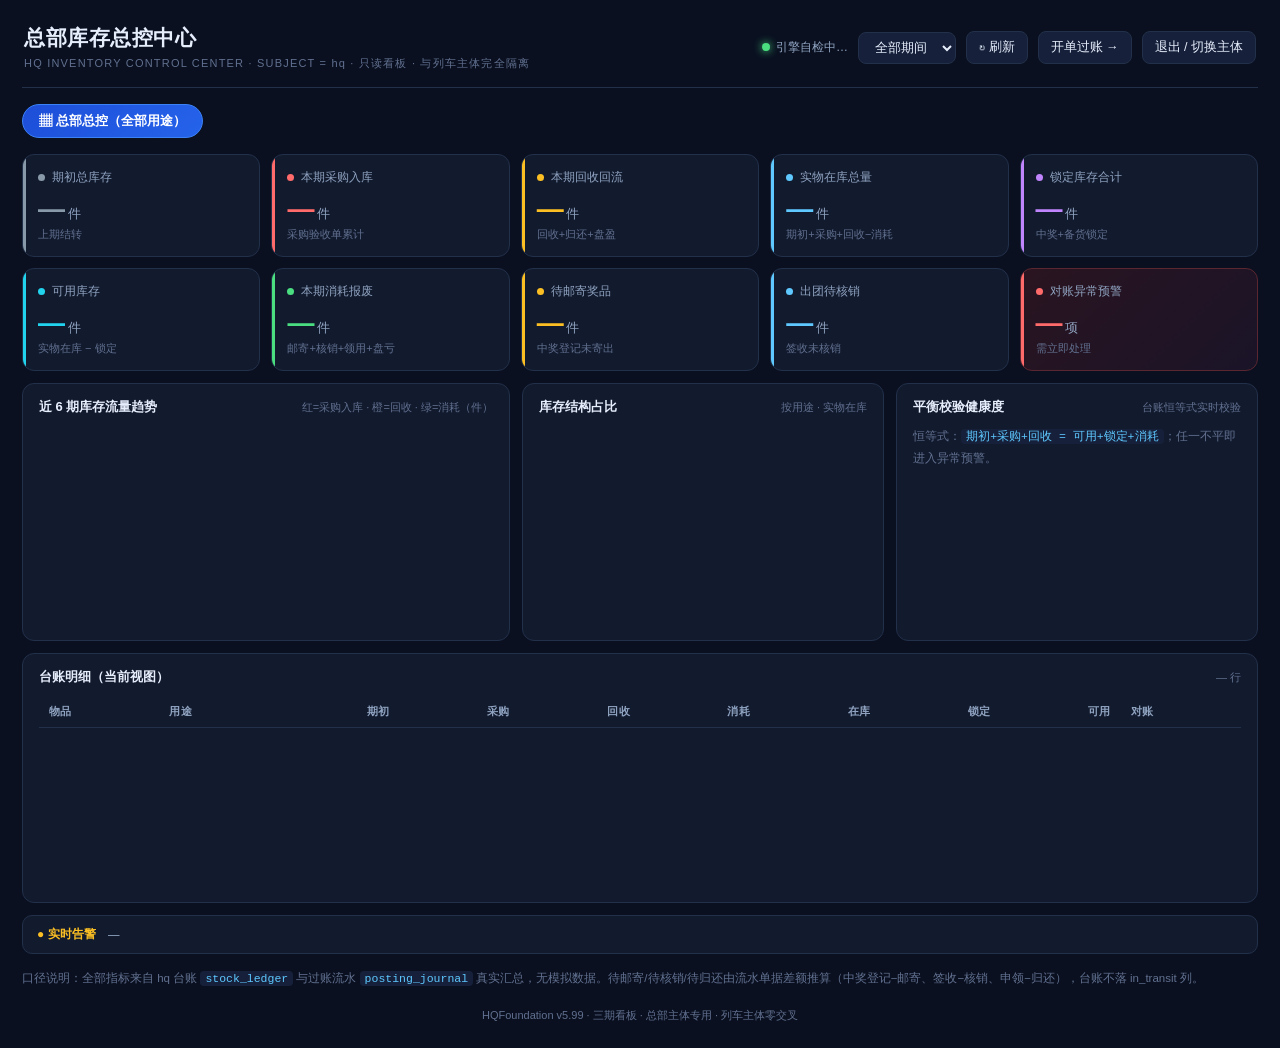
<file: hq-dashboard.html>
<!DOCTYPE html>
<html lang="zh-CN">
<head>
<meta charset="utf-8">
<meta name="viewport" content="width=device-width,initial-scale=1">
<title>总部库存总控大屏 · hq</title>
<script src="js/vendor/supabase.min.js?v=5.99"></script>
<script src="js/vendor/chart.umd.min.js?v=5.99"></script>
<script src="js/hq-foundation.js?v=5.99"></script>
<style>
  :root{
    --bg:#0a1020; --panel:#121a2e; --panel2:#16203a; --line:#22304a;
    --txt:#e6eefc; --muted:#8fa3c0; --faint:#61708f;
    --red:#ff6b6b; --red2:#ff8a8a;      /* 入库=红（中国口径） */
    --green:#4ade80; --green2:#7ee8a0;  /* 出库=绿 */
    --blue:#5ec8ff; --purple:#c084fc; --amber:#fbbf24; --cyan:#22d3ee;
  }
  *{box-sizing:border-box}
  body{margin:0;background:var(--bg);color:var(--txt);font-family:"Segoe UI","PingFang SC","Microsoft YaHei",sans-serif;font-size:14px}
  .screen{max-width:1680px;margin:0 auto;padding:18px 22px 26px}
  /* header */
  .sh{display:flex;align-items:center;justify-content:space-between;gap:16px;padding:6px 2px 16px;border-bottom:1px solid var(--line);flex-wrap:wrap}
  .sh .title{font-size:21px;font-weight:800;letter-spacing:.5px}
  .sh .title small{display:block;font-size:11px;font-weight:500;color:var(--faint);letter-spacing:1.2px;margin-top:4px}
  .sh .tools{display:flex;align-items:center;gap:10px;flex-wrap:wrap}
  .sh select,.sh button{background:var(--panel2);color:var(--txt);border:1px solid var(--line);border-radius:8px;padding:7px 12px;font-size:12.5px;cursor:pointer}
  .sh select:hover,.sh button:hover{border-color:#3a5080}
  .clock{font-size:12px;color:var(--muted);font-variant-numeric:tabular-nums}
  .dot{display:inline-block;width:8px;height:8px;border-radius:50%;background:var(--green);margin-right:6px;box-shadow:0 0 8px var(--green)}
  /* view tabs */
  .views{display:flex;gap:8px;margin:16px 0;flex-wrap:wrap}
  .views button{background:var(--panel);color:var(--muted);border:1px solid var(--line);border-radius:20px;padding:7px 16px;font-size:13px;cursor:pointer;transition:.15s}
  .views button:hover{color:var(--txt);border-color:#3a5080}
  .views button.on{background:linear-gradient(135deg,#1d4ed8,#2563eb);color:#fff;border-color:#3b82f6;font-weight:600}
  /* kpi */
  .kpis{display:grid;grid-template-columns:repeat(5,1fr);gap:11px}
  @media(max-width:1200px){.kpis{grid-template-columns:repeat(3,1fr)}}
  @media(max-width:720px){.kpis{grid-template-columns:repeat(2,1fr)}}
  .kpi{background:var(--panel);border:1px solid var(--line);border-radius:12px;padding:14px 15px;position:relative;overflow:hidden}
  .kpi:before{content:"";position:absolute;left:0;top:0;bottom:0;width:3px;background:var(--c,#445)}
  .kpi .k{font-size:12px;color:var(--muted);display:flex;align-items:center;gap:7px}
  .kpi .k i{width:7px;height:7px;border-radius:50%;background:var(--c,#8899aa);display:inline-block}
  .kpi .v{font-size:27px;font-weight:800;margin:8px 0 2px;color:var(--c,var(--txt));font-variant-numeric:tabular-nums;letter-spacing:-.5px}
  .kpi .v .u{font-size:13px;font-weight:500;color:var(--muted);margin-left:3px}
  .kpi .s{font-size:11px;color:var(--faint)}
  .kpi.alert{border-color:#5a2630;background:linear-gradient(135deg,#2a1420,#1a1428)}
  /* charts grid */
  .grid{display:grid;grid-template-columns:1.35fr 1fr 1fr;gap:12px;margin-top:12px}
  @media(max-width:1100px){.grid{grid-template-columns:1fr}}
  .panel{background:var(--panel);border:1px solid var(--line);border-radius:12px;padding:14px 16px;min-height:250px}
  .pt{font-size:13px;font-weight:700;color:var(--txt);display:flex;justify-content:space-between;align-items:center;margin-bottom:10px}
  .pt span{font-size:11px;color:var(--faint);font-weight:400}
  .cbox{position:relative;height:200px}
  /* balance */
  .bal-row{margin-bottom:12px}
  .bal-row .bl{display:flex;justify-content:space-between;font-size:12px;color:var(--muted);margin-bottom:5px}
  .bal-row .bl b{color:var(--txt);font-variant-numeric:tabular-nums}
  .bal-track{height:7px;background:#0c1426;border-radius:6px;overflow:hidden}
  .bal-track i{display:block;height:100%;border-radius:6px}
  /* ledger */
  .led{margin-top:12px}
  table{width:100%;border-collapse:collapse;font-size:12px}
  th,td{padding:8px 10px;text-align:right;border-bottom:1px solid var(--line);white-space:nowrap}
  th{color:var(--muted);font-weight:600;font-size:11px;text-transform:uppercase;letter-spacing:.4px}
  td.tl,th.tl{text-align:left}
  tbody tr:hover{background:var(--panel2);cursor:pointer}
  .neg{color:var(--red)} .pos{color:var(--green)}
  .flag-err{color:var(--red);font-weight:700}
  .wrap{overflow-x:auto}
  /* ticker */
  .ticker{display:flex;align-items:center;gap:12px;margin-top:12px;background:var(--panel);border:1px solid var(--line);border-radius:10px;padding:10px 14px;overflow:hidden}
  .ticker .lbl{color:var(--amber);font-weight:700;font-size:12px;white-space:nowrap}
  .ticker .scroll{color:var(--muted);font-size:12px;white-space:nowrap;overflow:hidden;text-overflow:ellipsis}
  /* empty / note */
  .empty{padding:34px 20px;text-align:center;color:var(--muted);font-size:13px;line-height:1.9}
  .empty b{color:var(--amber)}
  .note{color:var(--faint);font-size:11.5px;margin-top:14px;line-height:1.8}
  .note code{background:var(--panel2);padding:1px 5px;border-radius:4px;color:var(--blue)}
  /* modal */
  .mask{display:none;position:fixed;inset:0;background:rgba(4,8,18,.78);z-index:50;align-items:center;justify-content:center;padding:20px}
  .mask.on{display:flex}
  .dlg{background:var(--panel2);border:1px solid var(--line);border-radius:14px;max-width:820px;width:100%;max-height:82vh;overflow:auto;padding:20px 22px}
  .dlg h3{margin:0 0 4px;font-size:16px}
  .dlg .sub{color:var(--muted);font-size:12px;margin-bottom:14px}
  .dlg .x{float:right;background:none;border:none;color:var(--muted);font-size:20px;cursor:pointer}
  .toast{position:fixed;bottom:24px;left:50%;transform:translateX(-50%);background:#1c2942;border:1px solid #33507e;color:var(--txt);padding:10px 18px;border-radius:9px;font-size:13px;z-index:80;opacity:0;transition:.25s;pointer-events:none}
  .toast.on{opacity:1}
  .foot{text-align:center;color:var(--faint);font-size:11px;margin-top:18px}
</style>
</head>
<body>
<div class="screen">
  <div class="sh">
    <div class="title">总部库存总控中心<small>HQ INVENTORY CONTROL CENTER · SUBJECT = hq · 只读看板 · 与列车主体完全隔离</small></div>
    <div class="tools">
      <span class="clock"><span class="dot"></span><span id="hc">引擎自检中…</span></span>
      <select id="period" title="过账期间"><option value="__ALL__">全部期间</option></select>
      <button id="btn-refresh" type="button">↻ 刷新</button>
      <button id="btn-workbench" type="button">开单过账 →</button>
      <button id="btn-exit" type="button">退出 / 切换主体</button>
    </div>
  </div>

  <div class="views" id="views">
    <button class="on" data-u="__ALL__">▦ 总部总控（全部用途）</button>
    <!-- 用途按钮由脚本按分类字典动态生成 -->
  </div>

  <div class="kpis" id="kpis">
    <div class="kpi" style="--c:#8899aa"><div class="k"><i></i>期初总库存</div><div class="v" id="k-opening">—<span class="u">件</span></div><div class="s">上期结转</div></div>
    <div class="kpi" style="--c:var(--red)"><div class="k"><i></i>本期采购入库</div><div class="v" id="k-purchase">—<span class="u">件</span></div><div class="s">采购验收单累计</div></div>
    <div class="kpi" style="--c:var(--amber)"><div class="k"><i></i>本期回收回流</div><div class="v" id="k-recovery">—<span class="u">件</span></div><div class="s">回收+归还+盘盈</div></div>
    <div class="kpi" style="--c:var(--blue)"><div class="k"><i></i>实物在库总量</div><div class="v" id="k-physical">—<span class="u">件</span></div><div class="s">期初+采购+回收−消耗</div></div>
    <div class="kpi" style="--c:var(--purple)"><div class="k"><i></i>锁定库存合计</div><div class="v" id="k-locked">—<span class="u">件</span></div><div class="s">中奖+备货锁定</div></div>
    <div class="kpi" style="--c:var(--cyan)"><div class="k"><i></i>可用库存</div><div class="v" id="k-available">—<span class="u">件</span></div><div class="s">实物在库 − 锁定</div></div>
    <div class="kpi" style="--c:var(--green)"><div class="k"><i></i>本期消耗报废</div><div class="v" id="k-consume">—<span class="u">件</span></div><div class="s">邮寄+核销+领用+盘亏</div></div>
    <div class="kpi" style="--c:var(--amber)"><div class="k"><i></i>待邮寄奖品</div><div class="v" id="k-ship">—<span class="u">件</span></div><div class="s">中奖登记未寄出</div></div>
    <div class="kpi" style="--c:var(--blue)"><div class="k"><i></i>出团待核销</div><div class="v" id="k-verify">—<span class="u">件</span></div><div class="s">签收未核销</div></div>
    <div class="kpi alert" style="--c:var(--red)"><div class="k"><i></i>对账异常预警</div><div class="v" id="k-error">—<span class="u">项</span></div><div class="s">需立即处理</div></div>
  </div>

  <div class="grid">
    <div class="panel">
      <div class="pt">近 6 期库存流量趋势<span>红=采购入库 · 橙=回收 · 绿=消耗（件）</span></div>
      <div class="cbox"><canvas id="trend"></canvas></div>
    </div>
    <div class="panel">
      <div class="pt">库存结构占比<span>按用途 · 实物在库</span></div>
      <div class="cbox"><canvas id="struct"></canvas></div>
    </div>
    <div class="panel">
      <div class="pt">平衡校验健康度<span>台账恒等式实时校验</span></div>
      <div id="bal"></div>
      <div class="note" style="margin-top:4px">恒等式：<code>期初+采购+回收 = 可用+锁定+消耗</code>；任一不平即进入异常预警。</div>
    </div>
  </div>

  <div class="panel led">
    <div class="pt">台账明细（当前视图）<span id="led-count">— 行</span></div>
    <div class="wrap"><table>
      <thead><tr><th class="tl">物品</th><th class="tl">用途</th><th>期初</th><th>采购</th><th>回收</th><th>消耗</th><th>在库</th><th>锁定</th><th>可用</th><th class="tl">对账</th></tr></thead>
      <tbody id="led-body"></tbody>
    </table></div>
    <div class="empty" id="led-empty" style="display:none">当前主体（hq）暂无过账台账数据。请先到 <b>开单过账</b> 录一张单据，指标会实时刷新。<br>本页为只读看板，不会写入或修改任何数据；列车主体（train）与本页面完全无关。</div>
  </div>

  <div class="ticker"><span class="lbl">● 实时告警</span><span class="scroll" id="ticker">—</span></div>
  <div class="note">口径说明：全部指标来自 hq 台账 <code>stock_ledger</code> 与过账流水 <code>posting_journal</code> 真实汇总，无模拟数据。待邮寄/待核销/待归还由流水单据差额推算（中奖登记−邮寄、签收−核销、申领−归还），台账不落 in_transit 列。</div>
  <div class="foot">HQFoundation v5.99 · 三期看板 · 总部主体专用 · 列车主体零交叉</div>
</div>

<div class="mask" id="mask"><div class="dlg">
  <button class="x" id="dlg-x" type="button">×</button>
  <h3 id="dlg-title">过账流水</h3>
  <div class="sub" id="dlg-sub"></div>
  <div class="wrap"><table><thead><tr><th class="tl">单号</th><th class="tl">单据类型</th><th>数量</th><th class="tl">期间</th><th class="tl">操作人</th><th class="tl">时间</th></tr></thead><tbody id="dlg-body"></tbody></table></div>
</div></div>
<div class="toast" id="toast"></div>

<script>
(function(){
  'use strict';
  var URL='https://vhnvjaghlvoqdgssidjw.supabase.co';
  var KEY='sb_publishable_z06qPVHQAOHZuNiSxHXOyw_IL2-G7Bf';
  var $=function(id){return document.getElementById(id);};
  var client=(typeof supabase!=='undefined'&&supabase.createClient)?supabase.createClient(URL,KEY):null;
  window.getCurrentSubject=function(){return 'hq';};
  window._rawSupabase=function(){return client;};
  var HQ=window.HQFoundation;
  var Charts={trend:null,struct:null};

  var state={period:'__ALL__',usage:'__ALL__',cats:[],ledger:[],journal:[],errors:[],allLedger:[]};
  var usageName=function(c){var x=state.cats.find(function(o){return o.code===c;});return x?x.name:(c||'未分类');};
  var esc=function(s){return String(s==null?'':s).replace(/[&<>"]/g,function(c){return {'&':'&amp;','<':'&lt;','>':'&gt;','"':'&quot;'}[c];});};
  var num=function(x){var n=Number(x);return isFinite(n)?n:0;};
  var fmt=function(x){var n=Math.round(num(x)*100)/100;return n.toLocaleString('zh-CN',{maximumFractionDigits:2});};
  function toast(msg){var t=$('toast');t.textContent=msg;t.classList.add('on');setTimeout(function(){t.classList.remove('on');},2200);}

  function loadBtn(btn,text){if(!btn)return;btn.dataset.t=btn.innerHTML;btn.disabled=true;btn.innerHTML='<span class="dot" style="background:#fff"></span>'+(text||'处理中…');}
  function unloadBtn(btn){if(!btn||btn.dataset.t==null)return;btn.disabled=false;btn.innerHTML=btn.dataset.t;delete btn.dataset.t;}

  function chartOpts(){return {
    responsive:true,maintainAspectRatio:false,
    plugins:{legend:{labels:{color:'#8fa3c0',font:{size:11}}}},
    scales:{x:{ticks:{color:'#61708f',font:{size:10}},grid:{color:'#1c2742'}},y:{ticks:{color:'#61708f',font:{size:10}},grid:{color:'#1c2742'},beginAtZero:true}}
  };}

  function renderKpis(){
    var L=state.ledger, S={opening:0,purchase:0,recovery:0,consume:0,physical:0,locked:0,available:0};
    L.forEach(function(r){
      S.opening+=num(r.opening_qty); S.purchase+=num(r.purchase_in_qty); S.recovery+=num(r.recovery_in_qty);
      S.consume+=num(r.consume_scrap_qty); S.physical+=num(r.physical_qty);
      S.locked+=num(r.locked_qty); S.available+=num(r.available_qty);
    });
    // 待邮寄/待核销/待归还：流水单据差额推算
    var J=state.journal, byType={};
    J.forEach(function(j){byType[j.doc_type]=(byType[j.doc_type]||0)+num(j.qty);});
    var ship=Math.max(0,(byType.win_register||0)-(byType.prize_ship||0));
    var verify=Math.max(0,(byType.tour_signoff||0)-(byType.tour_verify||0));
    $('k-opening').innerHTML=fmt(S.opening)+'<span class="u">件</span>';
    $('k-purchase').innerHTML=fmt(S.purchase)+'<span class="u">件</span>';
    $('k-recovery').innerHTML=fmt(S.recovery)+'<span class="u">件</span>';
    $('k-physical').innerHTML=fmt(S.physical)+'<span class="u">件</span>';
    $('k-locked').innerHTML=fmt(S.locked)+'<span class="u">件</span>';
    $('k-available').innerHTML=fmt(S.available)+'<span class="u">件</span>';
    $('k-consume').innerHTML=fmt(S.consume)+'<span class="u">件</span>';
    $('k-ship').innerHTML=fmt(ship)+'<span class="u">件</span>';
    $('k-verify').innerHTML=fmt(verify)+'<span class="u">件</span>';
    $('k-error').innerHTML=state.errors.length+'<span class="u">项</span>';
    return S;
  }

  function renderCharts(S){
    var L=state.allLedger;
    // 按期间聚合（受用途过滤）
    var scope=(state.usage==='__ALL__')?L:L.filter(function(r){return r.usage_code===state.usage;});
    var byP={};
    scope.forEach(function(r){
      var p=r.period||'—'; if(!byP[p])byP[p]={p:p,purchase:0,recovery:0,consume:0};
      byP[p].purchase+=num(r.purchase_in_qty); byP[p].recovery+=num(r.recovery_in_qty); byP[p].consume+=num(r.consume_scrap_qty);
    });
    var periods=Object.keys(byP).sort().slice(-6);
    var ds=periods.map(function(p){return byP[p];});
    if(Charts.trend)Charts.trend.destroy();
    if(typeof Chart==='function'){
      Charts.trend=new Chart($('trend').getContext('2d'),{type:'bar',data:{labels:ds.map(function(d){return d.p;}),datasets:[
        {label:'采购入库',data:ds.map(function(d){return d.purchase;}),backgroundColor:'#ff6b6b',borderRadius:3},
        {label:'回收回流',data:ds.map(function(d){return d.recovery;}),backgroundColor:'#fbbf24',borderRadius:3},
        {label:'消耗报废',data:ds.map(function(d){return d.consume;}),backgroundColor:'#4ade80',borderRadius:3}
      ]},options:chartOpts()});
    }
    // 结构占比：按用途的物理在库（始终基于全部台账，方便看结构）
    var byU={};
    L.forEach(function(r){var u=r.usage_code||'未分类';byU[u]=(byU[u]||0)+num(r.physical_qty);});
    var keys=Object.keys(byU).filter(function(k){return byU[k]>0;});
    var colors=['#ff6b6b','#5ec8ff','#c084fc','#4ade80','#fbbf24','#22d3ee'];
    if(Charts.struct)Charts.struct.destroy();
    if(typeof Chart==='function'){
      Charts.struct=new Chart($('struct').getContext('2d'),{type:'doughnut',data:{
        labels:keys.map(function(k){return usageName(k);}),
        datasets:[{data:keys.map(function(k){return byU[k];}),backgroundColor:colors.slice(0,keys.length),borderColor:'#121a2e',borderWidth:2}]
      },options:{responsive:true,maintainAspectRatio:false,plugins:{legend:{position:'right',labels:{color:'#8fa3c0',font:{size:11},boxWidth:12}}}}});
    }
  }

  function renderBalance(S){
    var left=S.opening+S.purchase+S.recovery;
    var right=S.available+S.locked+S.consume;
    var balanced=Math.abs(left-right)<0.0005;
    var rate=L.length?( (state.ledger.length-state.errors.length)/state.ledger.length*100 ):100;
    rate=Math.max(0,Math.min(100,rate));
    var rows=[
      {n:'总账平衡率',v:(balanced?'100%':'失衡'),w:balanced?100:Math.max(3,rate),c:balanced?'linear-gradient(90deg,#16a34a,#4ade80)':'#ff5a5a'},
      {n:'台账平衡行数',v:(state.ledger.length-state.errors.length)+' / '+state.ledger.length,w:rate,c:'#4ade80'},
      {n:'对账异常',v:state.errors.length+' 项',w:state.errors.length?Math.min(100,state.errors.length*10):0,c:'#ff5a5a'}
    ];
    $('bal').innerHTML=rows.map(function(r){return '<div class="bal-row"><div class="bl"><span>'+r.n+'</span><b>'+r.v+'</b></div><div class="bal-track"><i style="width:'+r.w+'%;background:'+r.c+'"></i></div></div>';}).join('');
  }

  function renderLedger(){
    var L=state.ledger;
    $('led-count').textContent=L.length+' 行';
    $('led-empty').style.display=L.length?'none':'block';
    if(!L.length){$('led-body').innerHTML='';return;}
    $('led-body').innerHTML=L.map(function(r,i){
      var flag=r.reconcile_flag==='error'?'<span class="flag-err">异常</span>':'<span style="color:var(--green)">平衡</span>';
      return '<tr data-i="'+i+'"><td class="tl">'+esc(r.item_name||r.sku||('ID'+r.item_id))+'</td><td class="tl">'+esc(usageName(r.usage_code))+'</td>'+
        '<td>'+fmt(r.opening_qty)+'</td><td class="pos">'+fmt(r.purchase_in_qty)+'</td><td class="pos">'+fmt(r.recovery_in_qty)+'</td><td class="neg">'+fmt(r.consume_scrap_qty)+'</td>'+
        '<td>'+fmt(r.physical_qty)+'</td><td>'+fmt(r.locked_qty)+'</td><td>'+fmt(r.available_qty)+'</td><td class="tl">'+flag+'</td></tr>';
    }).join('');
  }

  function renderTicker(){
    var msgs=[];
    state.errors.slice(0,5).forEach(function(e){msgs.push('[总账] '+(e.item_name||e.sku||e.id)+' 平衡异常（差异 '+fmt(num(e.left)-num(e.right))+'）');});
    state.ledger.forEach(function(r){if(num(r.available_qty)<num(r.safety_qty)&&num(r.safety_qty)>0){msgs.push('[预警] '+(r.item_name||r.sku)+' 可用 '+fmt(r.available_qty)+' < 安全线 '+fmt(r.safety_qty));}});
    var J=state.journal,byType={};J.forEach(function(j){byType[j.doc_type]=(byType[j.doc_type]||0)+num(j.qty);});
    if((byType.win_register||0)>(byType.prize_ship||0))msgs.push('[直播] 有 '+fmt((byType.win_register||0)-(byType.prize_ship||0))+' 件中奖奖品未邮寄');
    if((byType.tour_signoff||0)>(byType.tour_verify||0))msgs.push('[出团] 有 '+fmt((byType.tour_signoff||0)-(byType.tour_verify||0))+' 件物料签收未核销');
    if((byType.admin_loan||0)>(byType.admin_return||0))msgs.push('[行政] 有 '+fmt((byType.admin_loan||0)-(byType.admin_return||0))+' 件物料借出未归还');
    if(!state.ledger.length)msgs.push('[系统] hq 主体暂无过账数据，请到工作台开单');
    $('ticker').textContent=msgs.length?msgs.join('　　|　　'):'当前无异常告警，全部台账平衡 ✓';
  }

  function renderPeriods(){
    var ps={};state.allLedger.forEach(function(r){if(r.period)ps[r.period]=1;});state.journal.forEach(function(j){if(j.period)ps[j.period]=1;});
    var arr=Object.keys(ps).sort().reverse();
    var sel=$('period'),cur=state.period;
    sel.innerHTML='<option value="__ALL__">全部期间</option>'+arr.map(function(p){return '<option value="'+esc(p)+'">'+esc(p)+'</option>';}).join('');
    sel.value=(cur==='__ALL__'||arr.indexOf(cur)>=0)?cur:'__ALL__';
    state.period=sel.value;
  }

  function renderViews(){
    var wrap=$('views');
    wrap.querySelectorAll('button[data-u]').forEach(function(b){b.remove();});
    state.cats.forEach(function(c){
      var b=document.createElement('button');
      b.setAttribute('data-u',c.code);
      b.textContent='▤ '+esc(c.name);
      wrap.appendChild(b);
    });
    wrap.querySelectorAll('button').forEach(function(b){
      b.classList.toggle('on',b.getAttribute('data-u')===state.usage);
    });
  }

  function renderAll(){
    var period=state.period==='__ALL__'?null:state.period;
    var usage=state.usage==='__ALL__'?null:state.usage;
    state.ledger=(!usage)?state.allLedger.slice():state.allLedger.filter(function(r){return r.usage_code===usage;});
    if(period)state.ledger=state.ledger.filter(function(r){return r.period===period;});
    var S=renderKpis();
    renderCharts(S); renderBalance(S); renderLedger(); renderTicker();
  }

  async function refresh(){
    var btn=$('btn-refresh');loadBtn(btn,'刷新中…');
    try{
      var pr=state.period==='__ALL__'?null:state.period;
      var lr=await HQ.listLedger(pr,null);
      state.allLedger=(lr.ok&&lr.data)?lr.data:[];
      // 流水（用于趋势 pf / 待办差额 / 告警）
      if(client){
        var q=client.from('posting_journal').select('doc_type,doc_no,qty,period,usage_code,operator,created_at,sku,item_id').eq('subject','hq');
        if(pr)q=q.eq('period',pr);
        var jr=await q.order('created_at',{ascending:false}).limit(3000);
        state.journal=(jr&&jr.data)?jr.data:[];
      }
      var br=await HQ.checkBalance(pr);
      state.errors=(br.ok&&br.data)?br.data:[];
      renderPeriods(); renderViews(); renderAll();
    }catch(e){toast('刷新失败：'+(e&&e.message||e));}
    finally{unloadBtn(btn);}
  }

  async function showDoc(item){
    $('mask').classList.add('on');
    $('dlg-title').textContent='过账流水 · '+(item.item_name||item.sku||('ID'+item.item_id));
    $('dlg-sub').textContent='用途：'+usageName(item.usage_code)+' · 期间：'+(item.period||'—')+' · 仅 hq 主体';
    if(!client){$('dlg-body').innerHTML='<tr><td colspan="6" class="tl">Supabase 未加载</td></tr>';return;}
    var q=client.from('posting_journal').select('doc_type,doc_no,qty,period,operator,created_at').eq('subject','hq');
    if(item.period)q=q.eq('period',item.period);
    if(item.usage_code)q=q.eq('usage_code',item.usage_code);
    if(item.item_id)q=q.eq('item_id',item.item_id); else if(item.sku)q=q.eq('sku',item.sku);
    var r=await q.order('created_at',{ascending:false}).limit(200);
    var rows=(r&&r.data)||[];
    var labels={purchase_acceptance:'采购验收',recovery_acceptance:'回收验收',win_register:'中奖登记',prize_ship:'邮寄出库',tour_signoff:'领用签收',tour_verify:'团后核销',cross_tour_transfer:'跨团流转',admin_loan:'行政申领',admin_return:'行政归还',inter_usage_transfer:'用途调拨',stocktake_confirm:'盘点确认'};
    $('dlg-body').innerHTML=rows.length?rows.map(function(j){
      return '<tr><td class="tl">'+esc(j.doc_no)+'</td><td class="tl">'+esc(labels[j.doc_type]||j.doc_type)+'</td><td>'+fmt(j.qty)+'</td><td class="tl">'+esc(j.period)+'</td><td class="tl">'+esc(j.operator||'—')+'</td><td class="tl">'+esc((j.created_at||'').slice(0,16).replace('T',' '))+'</td></tr>';
    }).join(''):'<tr><td colspan="6" class="tl" style="text-align:center;color:var(--faint);padding:18px">该物品暂无流水记录</td></tr>';
  }

  async function boot(){
    if(!HQ||!client){$('hc').textContent='引擎/客户端未加载';$('hc').style.color='var(--red)';return;}
    var who='';
    try{var raw=localStorage.getItem('currentUser')||localStorage.getItem('inv_user')||sessionStorage.getItem('inv_session');var w=JSON.parse(raw||'null');if(w&&(w.name||w.username))who=' · '+(w.name||w.username);}catch(e){}
    var hc=await HQ.healthCheck();
    var ok=hc.ok&&hc.tables&&hc.tables.ready;
    $('hc').textContent=(ok?'引擎就绪':'引擎自检异常')+who;
    $('hc').style.color=ok?'var(--txt)':'var(--red)';
    $('hc').insertAdjacentHTML('beforebegin','<span class="dot" style="background:'+(ok?'var(--green)':'var(--red)')+'"></span>');
    var cr=await HQ.listCategories();
    state.cats=(cr.ok&&cr.data)?cr.data:[];
    await refresh();
    // 30s 自动刷新（投屏用）
    setInterval(function(){if(!document.hidden)refresh();},30000);
  }

  $('period').addEventListener('change',function(){state.period=this.value;renderAll();});
  $('views').addEventListener('click',function(e){
    var b=e.target.closest('button[data-u]');if(!b)return;
    state.usage=b.getAttribute('data-u');renderViews();renderAll();
  });
  $('led-body').addEventListener('click',function(e){
    var tr=e.target.closest('tr[data-i]');if(!tr)return;
    var item=state.ledger[Number(tr.getAttribute('data-i'))];if(item)showDoc(item);
  });
  $('btn-refresh').onclick=function(){refresh();};
  $('btn-workbench').onclick=function(){window.location.href='hq-workbench.html';};
  $('btn-exit').onclick=function(){
    try{localStorage.removeItem('currentUser');localStorage.removeItem('inv_user');sessionStorage.removeItem('inv_session');sessionStorage.removeItem('inv_subject');}catch(e){}
    window.location.href='index.html';
  };
  $('dlg-x').onclick=function(){$('mask').classList.remove('on');};
  $('mask').addEventListener('click',function(e){if(e.target===this)this.classList.remove('on');});

  boot();
})();
</script>
</body>
</html>
</file>
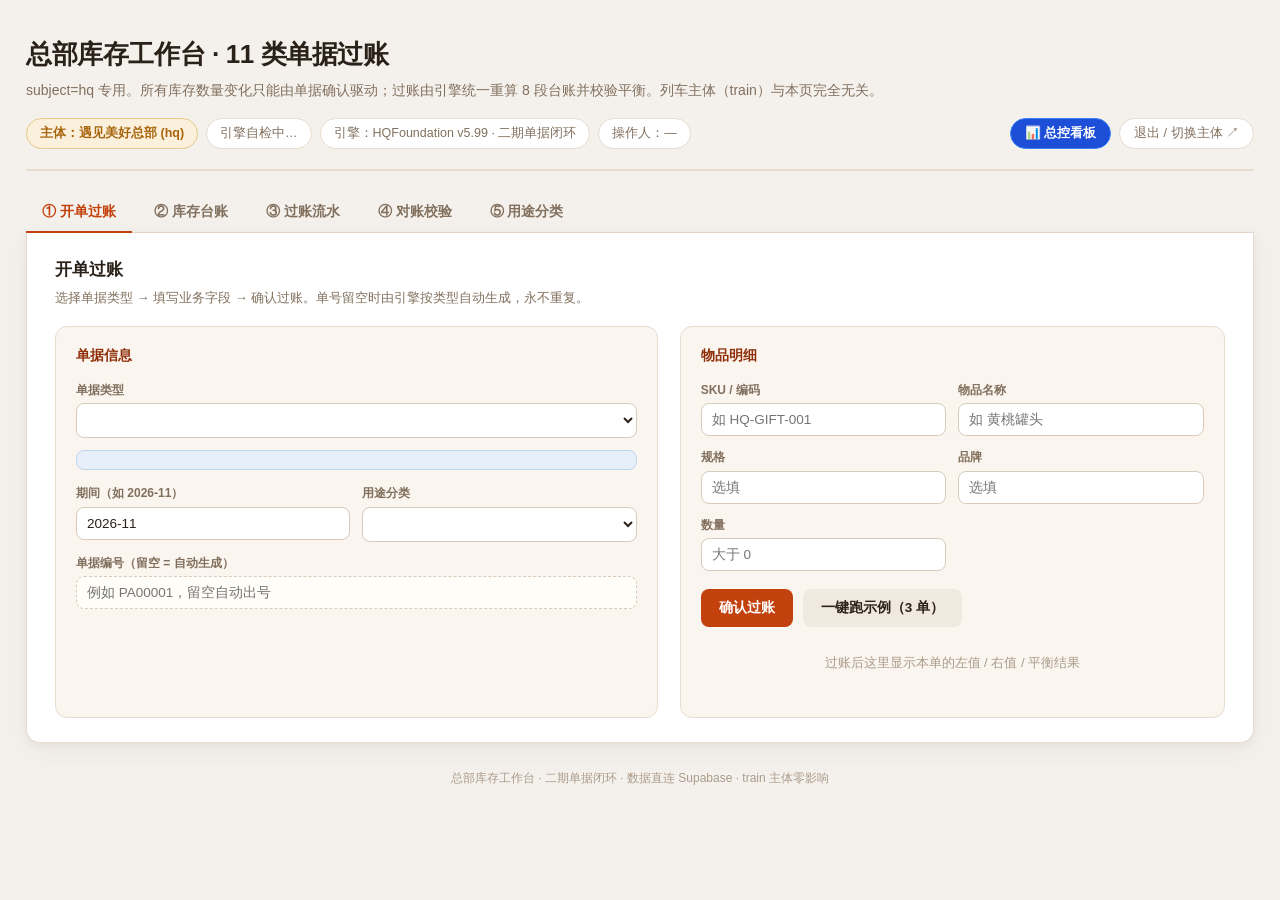
<file: hq-workbench.html>
<!DOCTYPE html>
<html lang="zh-CN">
<head>
<meta charset="UTF-8">
<meta name="viewport" content="width=device-width, initial-scale=1.0">
<title>总部库存工作台 · 11 类单据过账（subject=hq）</title>
<style>
  :root{
    --bg:#f4f1ec; --surface:#ffffff; --surface2:#faf5ef; --surface3:#f0e9df;
    --line:#e6dccf; --line2:#d8cbbb;
    --ink:#2a2119; --muted:#82705e; --faint:#ab9b8a;
    --accent:#c2410c; --accent-d:#8f2f0a;
    --in:#e0000b; --in-bg:#fdecec; --out:#16a34a; --out-bg:#e8f6ec;
    --blue:#185fa5; --blue-bg:#e7f0fa; --amber:#a8640b; --amber-bg:#fbf0dc;
    --purple:#7c3aed; --purple-bg:#f1ebfd;
    --green:#15803d; --green-bg:#e8f6ec; --red:#c0000b; --red-bg:#fdecec;
    --shadow:0 2px 10px rgba(80,55,30,.06),0 8px 28px rgba(80,55,30,.05);
  }
  *{box-sizing:border-box}
  body{margin:0;background:var(--bg);color:var(--ink);font-family:-apple-system,"Segoe UI","Microsoft YaHei",sans-serif;line-height:1.55;font-size:14px}
  .wrap{max-width:1320px;margin:0 auto;padding:0 26px 100px}
  header.hero{padding:34px 0 20px;border-bottom:2px solid var(--line)}
  header.hero h1{font-size:26px;margin:0 0 6px;letter-spacing:-.4px}
  header.hero .sub{font-size:14px;color:var(--muted);max-width:960px}
  .meta{display:flex;gap:8px;flex-wrap:wrap;margin-top:16px}
  .meta span{background:var(--surface);border:1px solid var(--line);border-radius:20px;padding:5px 13px;font-size:12.5px;color:var(--muted)}
  .meta span.hl{background:var(--amber-bg);border-color:#e8c98a;color:var(--amber);font-weight:600}
  .meta span.ok{background:var(--green-bg);border-color:#a7d9b8;color:var(--green);font-weight:600}
  .meta span.bad{background:var(--red-bg);border-color:#e8a7a7;color:var(--red);font-weight:600}
  .status-dot{display:inline-block;width:8px;height:8px;border-radius:50%;margin-right:6px}
  .status-dot.g{background:#16a34a}.status-dot.r{background:#c0000b}
  .tabs{display:flex;gap:6px;margin:22px 0 0;flex-wrap:wrap;border-bottom:1px solid var(--line)}
  .tabs button{background:none;border:none;border-bottom:2px solid transparent;padding:10px 16px;cursor:pointer;color:var(--muted);font-size:14px;font-weight:600;margin-bottom:-1px}
  .tabs button:hover{color:var(--accent)}
  .tabs button.on{color:var(--accent);border-bottom-color:var(--accent)}
  .panel{display:none;background:var(--surface);border:1px solid var(--line);border-top:none;border-radius:0 0 14px 14px;padding:24px 28px;box-shadow:var(--shadow)}
  .panel.on{display:block}
  h2{font-size:17px;margin:0 0 4px}
  .lead{color:var(--muted);font-size:13px;margin:0 0 18px}
  .grid2{display:grid;grid-template-columns:1.05fr .95fr;gap:22px}
  @media(max-width:900px){.grid2{grid-template-columns:1fr}}
  .card{background:var(--surface2);border:1px solid var(--line);border-radius:12px;padding:18px 20px}
  .card h3{font-size:14px;margin:0 0 14px;color:var(--accent-d)}
  label{display:block;font-size:12px;color:var(--muted);margin:0 0 4px;font-weight:600}
  .row{margin:0 0 12px}
  input,select,textarea{width:100%;border:1px solid var(--line2);border-radius:8px;padding:8px 10px;font-size:13.5px;background:#fff;color:var(--ink);font-family:inherit}
  input:focus,select:focus,textarea:focus{outline:none;border-color:var(--accent)}
  textarea{resize:vertical;min-height:56px}
  .inline{display:grid;grid-template-columns:1fr 1fr;gap:12px}
  .inline3{display:grid;grid-template-columns:1fr 1fr 1fr;gap:12px}
  .btn{border:none;border-radius:8px;padding:10px 18px;font-size:13.5px;font-weight:600;cursor:pointer;font-family:inherit}
  .btn.primary{background:var(--accent);color:#fff}
  .btn.primary:hover{background:var(--accent-d)}
  .btn.ghost{background:var(--surface3);color:var(--ink)}
  .btn.ghost:hover{background:var(--line)}
  .btn.mini{padding:5px 11px;font-size:12px}
  .btn:disabled{opacity:.55;cursor:not-allowed}
  .btn-row{display:flex;gap:10px;flex-wrap:wrap;margin-top:6px}
  .note{border-radius:9px;padding:11px 14px;font-size:13px;margin:12px 0}
  .note.ok{background:var(--green-bg);border:1px solid #a7d9b8;color:var(--green)}
  .note.warn{background:var(--amber-bg);border:1px solid #e8c98a;color:var(--amber)}
  .empty{color:var(--faint);text-align:center;padding:26px 10px;font-size:13px}
  .formula{display:flex;gap:9px;align-items:center;flex-wrap:wrap;font-size:12.5px}
  .formula .box{background:#fff;border:1px solid var(--line2);border-radius:7px;padding:5px 10px;font-family:ui-monospace,Menlo,monospace}
  .formula .op{color:var(--faint)}
  .bal{color:var(--green);font-weight:700}.err{color:var(--red);font-weight:700}
  table{width:100%;border-collapse:collapse;font-size:13px}
  th,td{padding:8px 10px;text-align:center;border-bottom:1px solid var(--line)}
  th{background:var(--surface3);color:var(--muted);font-size:12px;font-weight:600;position:sticky;top:0}
  td.tl,th.tl{text-align:left}
  td.num{font-family:ui-monospace,Menlo,monospace;font-variant-numeric:tabular-nums}
  .in-c{background:var(--in-bg)}.out-c{background:var(--out-bg)}
  .tag{display:inline-block;padding:2px 8px;border-radius:6px;font-size:11px;font-weight:600}
  .tag.bal{background:var(--green-bg);color:var(--green)}
  .tag.err{background:var(--red-bg);color:var(--red)}
  .tag.meta{background:var(--purple-bg);color:var(--purple);font-weight:400;max-width:230px;overflow:hidden;text-overflow:ellipsis;white-space:nowrap;display:inline-block;vertical-align:bottom}
  .scroll{max-height:460px;overflow:auto;border:1px solid var(--line);border-radius:10px}
  .hint{font-size:12px;color:var(--faint);margin-top:10px;line-height:1.6}
  code{background:var(--surface3);padding:1px 5px;border-radius:4px;font-size:12px}
  .doc-hint{background:var(--blue-bg);border:1px solid #bcd6ee;border-radius:8px;padding:9px 12px;font-size:12.5px;color:var(--blue);margin:0 0 14px}
  input.auto{background:#fffdf7;border-style:dashed}
  .toast-container{position:fixed;top:18px;left:50%;transform:translateX(-50%);z-index:9999;display:flex;flex-direction:column;gap:8px;align-items:center}
  .tst{padding:10px 18px;border-radius:9px;font-size:13.5px;font-weight:600;box-shadow:0 6px 22px rgba(0,0,0,.15);animation:slidein .2s ease}
  .tst.ok{background:var(--green);color:#fff}.tst.err{background:var(--red);color:#fff}.tst.info{background:var(--ink);color:#fff}
  @keyframes slidein{from{opacity:0;transform:translateY(-8px)}to{opacity:1;transform:none}}
  .mask{position:fixed;inset:0;background:rgba(42,33,25,.45);z-index:10000;display:none;align-items:center;justify-content:center}
  .mask.on{display:flex}
  .modal{background:#fff;border-radius:14px;padding:24px 26px;max-width:420px;width:90%;box-shadow:0 20px 60px rgba(0,0,0,.25)}
  .modal h3{margin:0 0 10px;font-size:17px}
  .modal p{color:var(--muted);font-size:13.5px;margin:0 0 20px;line-height:1.6}
  .modal .btn-row{justify-content:flex-end}
  .foot{color:var(--faint);font-size:12px;text-align:center;padding:26px 0 0}
</style>
</head>
<body>
<div class="wrap">
  <header class="hero">
    <h1>总部库存工作台 · 11 类单据过账</h1>
    <div class="sub">subject=hq 专用。所有库存数量变化只能由单据确认驱动；过账由引擎统一重算 8 段台账并校验平衡。列车主体（train）与本页完全无关。</div>
    <div class="meta">
      <span class="hl">主体：遇见美好总部 (hq)</span>
      <span id="hc-badge" class="">引擎自检中…</span>
      <span>引擎：HQFoundation v5.99 · 二期单据闭环</span>
      <span id="op-badge">操作人：—</span>
      <button id="btn-dashboard" type="button" style="margin-left:auto;background:#1d4ed8;border:1px solid #3b82f6;color:#fff;border-radius:20px;padding:5px 14px;font-size:12.5px;cursor:pointer;font-weight:600">📊 总控看板</button>
      <button id="btn-exit" type="button" style="background:#fff;border:1px solid var(--line);color:var(--muted);border-radius:20px;padding:5px 14px;font-size:12.5px;cursor:pointer">退出 / 切换主体 ↗</button>
    </div>
  </header>

  <nav class="tabs" id="tabs">
    <button class="on" data-tab="post">① 开单过账</button>
    <button data-tab="ledger">② 库存台账</button>
    <button data-tab="journal">③ 过账流水</button>
    <button data-tab="check">④ 对账校验</button>
    <button data-tab="cats">⑤ 用途分类</button>
  </nav>

  <!-- ① 开单过账 -->
  <section class="panel on" id="panel-post">
    <h2>开单过账</h2>
    <p class="lead">选择单据类型 → 填写业务字段 → 确认过账。单号留空时由引擎按类型自动生成，永不重复。</p>
    <div class="grid2">
      <div class="card">
        <h3 id="doc-title">单据信息</h3>
        <div class="row">
          <label>单据类型</label>
          <select id="f-doctype"></select>
        </div>
        <div class="doc-hint" id="doc-hint"></div>
        <div class="inline">
          <div class="row"><label>期间（如 2026-11）</label><input id="f-period" value="2026-11"></div>
          <div class="row"><label>用途分类</label><select id="f-usage"></select></div>
        </div>
        <div class="row">
          <label>单据编号（留空 = 自动生成）</label>
          <input id="f-docno" class="auto" placeholder="例如 PA00001，留空自动出号">
        </div>
        <div id="meta-fields"></div>
      </div>
      <div class="card">
        <h3>物品明细</h3>
        <div class="inline">
          <div class="row"><label>SKU / 编码</label><input id="f-sku" placeholder="如 HQ-GIFT-001"></div>
          <div class="row"><label>物品名称</label><input id="f-name" placeholder="如 黄桃罐头"></div>
        </div>
        <div class="inline">
          <div class="row"><label>规格</label><input id="f-spec" placeholder="选填"></div>
          <div class="row"><label>品牌</label><input id="f-brand" placeholder="选填"></div>
        </div>
        <div class="inline" id="qty-block">
          <div class="row"><label>数量</label><input id="f-qty" type="number" min="0" step="0.001" placeholder="大于 0"></div>
          <div class="row" id="book-block" style="display:none"><label>账面数量</label><input id="f-book" type="number" step="0.001" placeholder="盘点用"></div>
        </div>
        <div class="btn-row">
          <button class="btn primary" id="btn-post">确认过账</button>
          <button class="btn ghost" id="btn-demo">一键跑示例（3 单）</button>
        </div>
        <div id="lastBalance"><div class="empty">过账后这里显示本单的左值 / 右值 / 平衡结果</div></div>
      </div>
    </div>
  </section>

  <!-- ② 库存台账 -->
  <section class="panel" id="panel-ledger">
    <h2>库存台账（8 段）</h2>
    <p class="lead">平衡口径：期初 + 采购入库 + 回收入库 = 可用 + 锁定 + 消耗报废；实物在库 = 可用 + 锁定。</p>
    <div class="inline3" style="margin-bottom:14px">
      <div><label>期间筛选（留空 = 全部）</label><input id="q-period" placeholder="2026-11"></div>
      <div><label>用途筛选</label><select id="q-usage"><option value="">全部用途</option></select></div>
      <div style="display:flex;align-items:flex-end"><button class="btn ghost" id="btn-refresh">刷新台账</button></div>
    </div>
    <div class="scroll" id="ledgerWrap"><div class="empty">加载中…</div></div>
    <div class="hint">红底列 = 入库流量，绿底列 = 消耗报废。校验列非「平衡」说明该行左值≠右值，需点开流水追查来源单据。</div>
  </section>

  <!-- ③ 过账流水 -->
  <section class="panel" id="panel-journal">
    <h2>过账流水（审计留痕）</h2>
    <p class="lead">每笔过账一条不可变记录，业务元数据（场次 / 关联单 / 快递号等）存在 meta 列。红冲会生成新的负数记录，不改历史。</p>
    <div class="scroll" id="journalWrap"><div class="empty">加载中…</div></div>
  </section>

  <!-- ④ 对账校验 -->
  <section class="panel" id="panel-check">
    <h2>对账校验</h2>
    <p class="lead">对当前期间（留空 = 全部）每一行跑平衡公式，列出所有左值≠右值的异常行。</p>
    <div class="btn-row" style="margin-bottom:14px"><button class="btn primary" id="btn-check">跑对账</button></div>
    <div id="checkResult"></div>
  </section>

  <!-- ⑤ 用途分类 -->
  <section class="panel" id="panel-cats">
    <h2>用途分类字典</h2>
    <p class="lead">总部下属的分类本质是可自由增减的字典值。加一块业务只需在这里新增，不动表结构。当前 4 类为初始基线。</p>
    <div class="grid2">
      <div class="card">
        <h3>新增分类</h3>
        <div class="row"><label>编码（英文，如 live_gift）</label><input id="c-code" placeholder="live_gift"></div>
        <div class="row"><label>名称</label><input id="c-name" placeholder="直播礼品"></div>
        <div class="row"><label>排序（数字越小越靠前）</label><input id="c-sort" type="number" value="99"></div>
        <div class="btn-row"><button class="btn primary" id="btn-addcat">新增分类</button></div>
      </div>
      <div class="card">
        <h3>现有分类</h3>
        <div id="catList"><div class="empty">加载中…</div></div>
      </div>
    </div>
  </section>

  <div class="foot">总部库存工作台 · 二期单据闭环 · 数据直连 Supabase · train 主体零影响</div>
</div>

<div class="toast-container" id="toast"></div>
<div class="mask" id="mask">
  <div class="modal">
    <h3 id="mk-title">确认操作</h3>
    <p id="mk-msg"></p>
    <div class="btn-row">
      <button class="btn ghost" id="mk-cancel">取消</button>
      <button class="btn primary" id="mk-ok">确认</button>
    </div>
  </div>
</div>

<script src="js/vendor/supabase.min.js?v=5.99"></script>
<script src="js/hq-foundation.js?v=5.99"></script>
<script>
(function(){
  'use strict';
  var URL='https://vhnvjaghlvoqdgssidjw.supabase.co';
  var KEY='sb_publishable_z06qPVHQAOHZuNiSxHXOyw_IL2-G7Bf';
  var client = (typeof supabase!=='undefined' && supabase.createClient) ? supabase.createClient(URL,KEY) : null;

  // 本页固定代表 hq 主体；引擎的守卫据此放行，train 路径不受影响
  window.getCurrentSubject = function(){ return 'hq'; };
  window._rawSupabase = function(){ return client; };

  var HQ = window.HQFoundation;
  var $ = function(id){ return document.getElementById(id); };
  function esc(s){ return String(s==null?'':s).replace(/[&<>"]/g,function(c){return {'&':'&amp;','<':'&lt;','>':'&gt;','"':'&quot;'}[c];}); }
  function n(x){ return Number(x||0).toLocaleString('zh-CN',{maximumFractionDigits:3}); }
  function toast(msg,type){
    var d=document.createElement('div'); d.className='tst '+(type||'info'); d.textContent=msg;
    $('toast').appendChild(d); setTimeout(function(){ d.remove(); },3200);
  }
  function loadBtn(btn,text){ if(btn){ btn.disabled=true; btn.dataset.t=btn.textContent; btn.textContent=text||'处理中…'; } }
  function unloadBtn(btn){ if(btn){ btn.disabled=false; btn.textContent=btn.dataset.t||btn.textContent; } }
  function confirmBox(msg,onOk){
    $('mk-msg').textContent=msg; $('mask').classList.add('on');
    $('mk-ok').onclick=function(){ $('mask').classList.remove('on'); onOk(); };
    $('mk-cancel').onclick=function(){ $('mask').classList.remove('on'); };
  }
  // 稳定 sku -> 正整数 id，保证同一物品聚合到同一台账行（避免 item_id=null 的多行歧义）
  function skuToId(key){
    var s=String(key||''), h=0;
    for(var i=0;i<s.length;i++){ h=((h<<5)-h+s.charCodeAt(i))|0; }
    return Math.abs(h)+1;
  }

  // 11 类单据各自的业务字段（存进 posting_journal.deltas.meta）
  var DOC_META={
    purchase_acceptance:{ hint:'关联采购单入库验收，过账：采购入库 +Q、实物 +Q。', fields:[
      {k:'po_no',l:'关联采购单号',p:'PO-0045'},{k:'acceptor',l:'验收人',p:'姓名'}]},
    recovery_acceptance:{ hint:'团期/活动物料回收入库，过账：回收入库 +Q、实物 +Q。', fields:[
      {k:'tour',l:'关联团期',p:'新疆-0918'},{k:'source',l:'来源',p:'团回收 / 归还'}]},
    win_register:{ hint:'直播中奖登记，过账：锁定 +Q、实物不变。收件信息请脱敏填写。', fields:[
      {k:'session',l:'直播场次',p:'LIVE-1120'},{k:'fan',l:'粉丝（脱敏）',p:'张**'},
      {k:'phone',l:'手机（脱敏）',p:'138****8888'},{k:'ship_addr',l:'收件地址（脱敏）',p:'**省**市**区'}]},
    prize_ship:{ hint:'奖品邮寄出库，过账：消耗 +Q、锁定 −Q、实物 −Q。对应中奖单号用于一一核对。', fields:[
      {k:'win_doc',l:'对应中奖单号',p:'WR00003'},{k:'express',l:'快递公司',p:'顺丰'},
      {k:'tracking',l:'运单号',p:'SF···'}]},
    tour_signoff:{ hint:'出团领用签收，过账：实物 −Q、转待核销 +Q。', fields:[
      {k:'tour',l:'团期',p:'新疆-0918'},{k:'guide',l:'导游',p:'李导'},{k:'signer',l:'签收人',p:'姓名'}]},
    tour_verify:{ hint:'团后核销确认，过账：待核销 −Q、消耗 +Q。', fields:[
      {k:'tour',l:'团期',p:'新疆-0918'},{k:'signoff_doc',l:'关联签收单号',p:'TS00002'},{k:'verifier',l:'核销人',p:'计调'}]},
    cross_tour_transfer:{ hint:'跨团流转审批，仅变更绑定/责任人，不改数量。', fields:[
      {k:'from_tour',l:'转出团',p:'海南-1028'},{k:'to_tour',l:'转入团',p:'云南-1105'},{k:'approver',l:'审批人',p:'计调主管'}]},
    admin_loan:{ hint:'行政物料申领，过账：实物 −Q、转待归还 +Q。', fields:[
      {k:'borrower',l:'借用人',p:'姓名'},{k:'loan_date',l:'借出日',p:'2026-11-10'},{k:'due_date',l:'应还日',p:'2026-11-17'}]},
    admin_return:{ hint:'行政物料归还，过账：回收入库 +Q、实物 +Q、待归还 −Q。', fields:[
      {k:'loan_doc',l:'关联申领单号',p:'AL00001'},{k:'return_date',l:'归还日',p:'2026-11-15'}]},
    inter_usage_transfer:{ hint:'用途间调拨审批，双签确认，各记各账（本页记调出方，调入方另开单）。', fields:[
      {k:'from_usage',l:'调出用途',p:'总部仓库'},{k:'to_usage',l:'调入用途',p:'行政物料'},
      {k:'signer_a',l:'调出方确认',p:'姓名'},{k:'signer_b',l:'调入方确认',p:'姓名'}]},
    stocktake_confirm:{ hint:'盘点确认：填账面数与实盘数，差额自动算；盘盈→回收入库 +差，盘亏→消耗 +|差|。', fields:[
      {k:'scope',l:'盘点范围',p:'A库区'},{k:'counter',l:'盘点人',p:'姓名'}]}
  };

  var cats=[];
  function catName(code){ for(var i=0;i<cats.length;i++){ if(cats[i].code===code) return cats[i].name; } return code||''; }

  function renderDocSelect(){
    var sel=$('f-doctype'); sel.innerHTML='';
    var rules=HQ.POSTING_RULES;
    Object.keys(rules).forEach(function(k){
      var o=document.createElement('option'); o.value=k; o.textContent=rules[k].prefix+' · '+rules[k].label; sel.appendChild(o);
    });
    sel.onchange=renderMetaFields;
  }
  function renderMetaFields(){
    var t=$('f-doctype').value, cfg=DOC_META[t]||{hint:'',fields:[]};
    $('doc-hint').textContent=cfg.hint;
    var isStock=(t==='stocktake_confirm');
    $('qty-block').querySelector('label').textContent=isStock?'实盘数量':'数量';
    $('book-block').style.display=isStock?'':'none';
    var wrap=$('meta-fields'); wrap.innerHTML='';
    if(!cfg.fields.length) return;
    var h='<h3 style="font-size:14px;margin:6px 0 12px;color:var(--accent-d)">业务字段（存入流水 meta）</h3><div class="inline">';
    cfg.fields.forEach(function(f){
      h+='<div class="row"><label>'+esc(f.l)+'</label><input data-meta="'+esc(f.k)+'" placeholder="'+esc(f.p||'')+'"></div>';
    });
    h+='</div>'; wrap.innerHTML=h;
  }
  function collectMeta(){
    var meta={};
    var inputs=$('meta-fields').querySelectorAll('[data-meta]');
    for(var i=0;i<inputs.length;i++){ var v=inputs[i].value.trim(); if(v) meta[inputs[i].getAttribute('data-meta')]=v; }
    return Object.keys(meta).length?meta:null;
  }

  async function boot(){
    if(!client){ $('hc-badge').className='bad'; $('hc-badge').innerHTML='<span class="status-dot r"></span>Supabase 未加载'; return; }
    if(!HQ){ $('hc-badge').className='bad'; $('hc-badge').innerHTML='<span class="status-dot r"></span>引擎未加载'; return; }
    try{
      var raw=localStorage.getItem('currentUser')||localStorage.getItem('inv_user')||sessionStorage.getItem('inv_session');
      var who=JSON.parse(raw||'null');
      if(who && (who.name||who.username)) $('op-badge').textContent='操作人：'+(who.name||who.username);
    }catch(e){}
    var hc=await HQ.healthCheck();
    if(hc.ok && hc.tables && hc.tables.ready){
      $('hc-badge').className='ok'; $('hc-badge').innerHTML='<span class="status-dot g"></span>引擎自检通过 · 三表就绪';
    } else {
      $('hc-badge').className='bad'; $('hc-badge').innerHTML='<span class="status-dot r"></span>引擎自检异常';
    }
    renderDocSelect(); renderMetaFields();
    await loadCats();
    await refreshLedger(); await refreshJournal();
  }

  async function loadCats(){
    var r=await HQ.listCategories(); cats=(r.ok&&r.data)?r.data:[];
    var f=$('f-usage'), q=$('q-usage'); f.innerHTML=''; q.innerHTML='<option value="">全部用途</option>';
    cats.forEach(function(c){
      var o=document.createElement('option'); o.value=c.code; o.textContent=c.name+(c.is_active?'':'（停用）');
      if(c.code==='warehouse') o.selected=true; f.appendChild(o);
      var o2=document.createElement('option'); o2.value=c.code; o2.textContent=c.name; q.appendChild(o2);
    });
    renderCatList();
  }
  function renderCatList(){
    if(!cats.length){ $('catList').innerHTML='<div class="empty">暂无分类</div>'; return; }
    var h='<table><thead><tr><th class="tl">名称</th><th>编码</th><th>排序</th><th>状态</th><th>操作</th></tr></thead><tbody>';
    cats.forEach(function(c){
      h+='<tr><td class="tl">'+esc(c.name)+'</td><td><code>'+esc(c.code)+'</code></td><td>'+n(c.sort_order)+'</td>'+
         '<td><span class="tag '+(c.is_active?'bal':'err')+'">'+(c.is_active?'启用':'停用')+'</span></td>'+
         '<td><button class="btn ghost mini" data-cat="'+esc(c.code)+'" data-act="'+(!c.is_active)+'">'+(c.is_active?'停用':'启用')+'</button></td></tr>';
    });
    h+='</tbody></table>'; $('catList').innerHTML=h;
    $('catList').querySelectorAll('[data-cat]').forEach(function(b){
      b.onclick=function(){ toggleCat(b.getAttribute('data-cat'), b.getAttribute('data-act')==='true'); };
    });
  }
  async function toggleCat(code,active){
    var b=loadBtn(null); var r=await HQ.setCategoryActive(code,active);
    if(r.ok){ toast('已'+(active?'启用':'停用')+' '+code,'ok'); await loadCats(); } else { toast('失败：'+(r.error||'未知'),'err'); }
  }
  async function addCat(){
    var code=$('c-code').value.trim(), name=$('c-name').value.trim(), sort=parseInt($('c-sort').value,10);
    if(!/^[a-z0-9_]+$/.test(code)){ toast('编码只能小写字母/数字/下划线','err'); return; }
    if(!name){ toast('请填分类名称','err'); return; }
    var btn=$('btn-addcat'); loadBtn(btn,'新增中…');
    var r=await HQ.addCategory(code,name,isNaN(sort)?99:sort);
    unloadBtn(btn);
    if(r.ok){ toast('已新增分类 '+name,'ok'); $('c-code').value=''; $('c-name').value=''; await loadCats(); }
    else toast('失败：'+(r.error||'未知'),'err');
  }

  function buildDoc(){
    var t=$('f-doctype').value, sku=$('f-sku').value.trim(), name=$('f-name').value.trim();
    if(!sku && !name){ toast('请填 SKU 或物品名称','err'); return null; }
    var key=sku||name;
    var qty=parseFloat($('f-qty').value);
    var book=parseFloat($('f-book').value);
    var adjust=null;
    if(t==='stocktake_confirm'){
      if(!(book>=0) || !(qty>=0)){ toast('盘点需填账面数与实盘数','err'); return null; }
      adjust=qty-book; qty=Math.abs(adjust)||1;
    }
    if(!(qty>0)){ toast('数量必须大于 0','err'); return null; }
    return {
      doc_type:t, doc_no:$('f-docno').value.trim(),
      period:$('f-period').value.trim(), usage_code:$('f-usage').value,
      item:{ item_id:skuToId(key), sku:sku||null, item_name:name||null,
             spec:$('f-spec').value.trim()||null, brand:$('f-brand').value.trim()||null },
      qty:qty, adjust_qty:adjust, meta:collectMeta()
    };
  }
  function showBalance(res,label){
    if(!res||!res.ok){ $('lastBalance').innerHTML='<div class="note warn">过账失败：'+esc(res&&res.error||'未知')+'</div>'; return; }
    if(res.skipped){ $('lastBalance').innerHTML='<div class="note warn">引擎跳过（主体非 hq）</div>'; return; }
    $('lastBalance').innerHTML='<div class="note '+(res.balanced?'ok':'warn')+'" style="margin:0"><b>'+esc(label||'本单')+'</b> 过账结果：'+
      '<div class="formula" style="margin:10px 0 0"><span class="box">左 = '+n(res.left)+'</span><span class="op">vs</span>'+
      '<span class="box">右 = '+n(res.right)+'</span><span class="op">→</span>'+
      '<span class="'+(res.balanced?'bal':'err')+'" style="font-size:15px">'+(res.balanced?'✓ 平衡成立':'✗ 不平衡')+'</span></div></div>';
  }
  async function doPost(){
    var doc=buildDoc(); if(!doc) return;
    var btn=$('btn-post'); loadBtn(btn,'过账中…');
    try{
      var res=await HQ.postDocument(doc);
      if(res.ok&&!res.skipped){
        var shown=res.doc_no||doc.doc_no;
        toast('过账成功 '+shown+' · '+(res.balanced?'平衡成立':'不平衡'),res.balanced?'ok':'err');
        showBalance(res,shown+(res.autoGenerated?'（自动）':''));
        $('f-docno').value='';
        await refreshLedger(); await refreshJournal();
      } else { toast('过账失败：'+(res.error||res.skipped||'未知'),'err'); showBalance(res,doc.doc_no); }
    }catch(e){ toast('异常：'+e.message,'err'); }
    finally{ unloadBtn(btn); }
  }
  async function runDemo(){
    var btn=$('btn-demo'); loadBtn(btn,'演示中…');
    var period=$('f-period').value.trim()||'2026-11', usage='live_gift';
    var item={ item_id:skuToId('HQ-DEMO-GIFT'), sku:'HQ-DEMO-GIFT', item_name:'演示礼品套装', spec:'A款', brand:'演示' };
    try{
      var r1=await HQ.postDocument({doc_type:'purchase_acceptance',doc_no:null,period:period,usage_code:usage,item:item,qty:100,meta:{demo:true,po_no:'DEMO-PO'}});
      if(!r1.ok||r1.skipped) throw new Error(r1.error||r1.skipped||'单1失败');
      var r2=await HQ.postDocument({doc_type:'win_register',doc_no:null,period:period,usage_code:usage,item:item,qty:30,meta:{demo:true,session:'LIVE-DEMO',fan:'张**'}});
      if(!r2.ok||r2.skipped) throw new Error(r2.error||r2.skipped||'单2失败');
      var r3=await HQ.postDocument({doc_type:'prize_ship',doc_no:null,period:period,usage_code:usage,item:item,qty:10,meta:{demo:true,win_doc:r2.doc_no,express:'顺丰'}});
      if(!r3.ok||r3.skipped) throw new Error(r3.error||r3.skipped||'单3失败');
      toast('3 单连续过账完成','ok'); showBalance(r3,'示例第3单（邮寄出库）');
      $('q-period').value=period; await refreshLedger(); await refreshJournal();
    }catch(e){ toast('演示失败：'+e.message,'err'); }
    finally{ unloadBtn(btn); }
  }

  async function refreshLedger(){
    var period=$('q-period').value.trim()||null, usage=$('q-usage').value||null;
    var r=await HQ.listLedger(period,usage); var w=$('ledgerWrap');
    if(!r.ok){ w.innerHTML='<div class="empty">加载失败：'+esc(r.error)+'</div>'; return; }
    if(!r.data.length){ w.innerHTML='<div class="empty">该范围暂无台账记录（过账后自动出现）</div>'; return; }
    var h='<table><thead><tr><th class="tl">物品</th><th>用途</th><th>期初</th><th class="in-c">采购入库</th><th class="in-c">回收入库</th>'+
      '<th class="out-c">消耗报废</th><th>实物在库</th><th>锁定</th><th>可用</th><th>安全</th><th>校验</th></tr></thead><tbody>';
    r.data.forEach(function(x){
      var left=(Number(x.opening_qty)+Number(x.purchase_in_qty)+Number(x.recovery_in_qty));
      var right=(Number(x.available_qty)+Number(x.locked_qty)+Number(x.consume_scrap_qty));
      var bal=Math.abs(left-right)<0.0005 && x.reconcile_flag==='balanced';
      h+='<tr><td class="tl">'+esc(x.item_name||x.sku||('ID'+x.id))+(x.sku?'<br><span style="color:var(--faint);font-size:10px">'+esc(x.sku)+'</span>':'')+'</td>'+
        '<td>'+esc(catName(x.usage_code))+'</td>'+
        '<td class="num">'+n(x.opening_qty)+'</td><td class="num in-c">'+n(x.purchase_in_qty)+'</td>'+
        '<td class="num in-c">'+n(x.recovery_in_qty)+'</td><td class="num out-c">'+n(x.consume_scrap_qty)+'</td>'+
        '<td class="num"><b>'+n(x.physical_qty)+'</b></td><td class="num">'+n(x.locked_qty)+'</td>'+
        '<td class="num">'+n(x.available_qty)+'</td><td class="num">'+n(x.safety_qty)+'</td>'+
        '<td>'+(bal?'<span class="tag bal">平衡</span>':'<span class="tag err">异常</span>')+'</td></tr>';
    });
    h+='</tbody></table>'; w.innerHTML=h;
  }

  function metaSummary(deltas){
    var m=deltas&&deltas.meta; if(!m) return '';
    var parts=[]; Object.keys(m).forEach(function(k){ if(k!=='demo') parts.push(k+':'+m[k]); });
    return parts.length?parts.join(' · '):'';
  }
  async function refreshJournal(){
    var sb=window._rawSupabase();
    var res=await sb.from('posting_journal').select('*').eq('subject','hq').order('created_at',{ascending:false}).limit(60);
    var w=$('journalWrap');
    if(res.error){ w.innerHTML='<div class="empty">加载失败：'+esc(res.error.message)+'</div>'; return; }
    if(!res.data||!res.data.length){ w.innerHTML='<div class="empty">暂无过账流水</div>'; return; }
    var map=HQ.POSTING_RULES;
    var h='<table><thead><tr><th class="tl">单号</th><th class="tl">单据类型</th><th>期间</th><th>用途</th><th class="tl">物品</th>'+
      '<th>数量</th><th class="tl">业务信息 (meta)</th><th class="tl">操作人</th><th class="tl">时间</th><th>操作</th></tr></thead><tbody>';
    res.data.forEach(function(j){
      var ms=metaSummary(j.deltas);
      h+='<tr><td class="tl"><code>'+esc(j.doc_no)+'</code></td>'+
        '<td class="tl">'+esc((map[j.doc_type]&&map[j.doc_type].label)||j.doc_type)+'</td>'+
        '<td>'+esc(j.period)+'</td><td>'+esc(catName(j.usage_code))+'</td>'+
        '<td class="tl">'+esc(j.sku||('ID'+(j.item_id||'')))+'</td>'+
        '<td class="num">'+n(j.qty)+'</td>'+
        '<td class="tl">'+(ms?'<span class="tag meta" title="'+esc(ms)+'">'+esc(ms)+'</span>':'')+'</td>'+
        '<td class="tl">'+esc(j.operator||'')+'</td>'+
        '<td class="tl" style="color:var(--faint);font-size:11px">'+esc((j.created_at||'').replace('T',' ').slice(0,19))+'</td>'+
        '<td><button class="btn ghost mini" data-rev="'+esc(j.doc_no)+'">红冲</button></td></tr>';
    });
    h+='</tbody></table>'; w.innerHTML=h;
    w.querySelectorAll('[data-rev]').forEach(function(b){
      b.onclick=function(){ var dn=b.getAttribute('data-rev'); confirmBox('确认红冲单据 '+dn+'？将生成负数冲销记录，原单保留。',function(){ reverseDoc(dn,b); }); };
    });
  }
  async function reverseDoc(docNo,btn){
    loadBtn(btn,'红冲中…');
    try{
      var r=await HQ.reverseDocument(docNo,'工作台红冲');
      if(r.ok){ toast('红冲成功 '+docNo,'ok'); await refreshLedger(); await refreshJournal(); }
      else toast('红冲失败：'+(r.error||'未知'),'err');
    }catch(e){ toast('异常：'+e.message,'err'); }
    finally{ unloadBtn(btn); }
  }
  async function checkBalance(){
    var btn=$('btn-check'); loadBtn(btn,'校验中…');
    var r=await HQ.checkBalance($('q-period').value.trim()||null); unloadBtn(btn);
    var box=$('checkResult');
    if(!r.ok){ box.innerHTML='<div class="note warn">校验失败：'+esc(r.error)+'</div>'; return; }
    if(!r.data.length){ box.innerHTML='<div class="note ok">对账通过：本期共 '+r.checked+' 行，全部平衡 ✓</div>'; toast('对账通过 · '+r.checked+' 行全平衡','ok'); return; }
    var h='<div class="note warn">发现 '+r.data.length+' 行异常：</div><table><thead><tr><th class="tl">物品</th><th>左值</th><th>右值</th><th class="tl">标记</th></tr></thead><tbody>';
    r.data.forEach(function(x){ h+='<tr><td class="tl">'+esc(x.item_name||x.sku||x.id)+'</td><td>'+n(x.left)+'</td><td>'+n(x.right)+'</td><td class="tl err">'+esc(x.flag)+'</td></tr>'; });
    h+='</tbody></table>'; box.innerHTML=h; toast('发现 '+r.data.length+' 行异常','err');
  }

  // tab 切换
  $('tabs').addEventListener('click',function(e){
    var b=e.target.closest('button[data-tab]'); if(!b) return;
    $('tabs').querySelectorAll('button').forEach(function(x){ x.classList.remove('on'); });
    document.querySelectorAll('.panel').forEach(function(p){ p.classList.remove('on'); });
    b.classList.add('on'); $('panel-'+b.getAttribute('data-tab')).classList.add('on');
    if(b.getAttribute('data-tab')==='journal') refreshJournal();
    if(b.getAttribute('data-tab')==='ledger') refreshLedger();
  });

  $('btn-dashboard').onclick=function(){ window.location.href='hq-dashboard.html'; };
  $('btn-exit').onclick=function(){
    try{ localStorage.removeItem('currentUser'); localStorage.removeItem('inv_user'); sessionStorage.removeItem('inv_session'); sessionStorage.removeItem('inv_subject'); }catch(e){}
    window.location.href='index.html';
  };
  $('btn-post').onclick=doPost;
  $('btn-demo').onclick=runDemo;
  $('btn-refresh').onclick=refreshLedger;
  $('btn-check').onclick=checkBalance;
  $('btn-addcat').onclick=addCat;
  $('q-period').addEventListener('keydown',function(e){ if(e.key==='Enter') refreshLedger(); });
  boot();
})();
</script>
</body>
</html>
</file>
<file: css/style.css>
/**
 * 库存管理系统 - 暖色手绘主题 v5.8
 * Warm Sketch Theme - Refined with taste-skill principles
 * 
 * Design notes:
 * - Font: DM Sans (warm geometric sans, replaces Inter per anti-slop guidelines)
 * - Accent: Deep vermillion #c23616 (more refined than pure red)
 * - Sketch borders: Preserved irregular border-radius as brand signature
 * - Shadows: Warm-tinted, layered for depth hierarchy
 * - Motion: Restrained, purpose-driven transitions
 */

:root {
  /* === Warm Palette v5.8 === */
  --bg-base: #f6f3ee;
  --bg-primary: #fdfcfa;
  --bg-secondary: #efeae4;
  --bg-card: #ffffff;
  --bg-card-hover: #faf7f4;
  --bg-elevated: #efeae4;
  --bg-input: #ffffff;
  --bg-input-focus: #fffdfb;

  --border: #d4cdc4;
  --border-light: #e8e2da;
  --border-hover: #a8a098;
  --border-accent: rgba(194, 54, 22, 0.18);

  --text-primary: #2d2620;
  --text-secondary: #5e554c;
  --text-muted: #a09890;
  --text-inverse: #f6f3ee;

  --accent: #c23616;
  --accent-light: #d94a2a;
  --accent-dark: #9e2b10;
  --accent-glow: rgba(194, 54, 22, 0.08);
  --accent-glow-strong: rgba(194, 54, 22, 0.16);

  --success: #2d8659;
  --success-bg: rgba(45, 134, 89, 0.07);
  --danger: #c0392b;
  --danger-bg: rgba(192, 57, 43, 0.06);
  --warning: #c77f0a;
  --warning-bg: rgba(199, 127, 10, 0.07);
  --info: #2980b9;
  --info-bg: rgba(41, 128, 185, 0.07);
  --purple: #7c3aed;

  /* === Typography === */
  --font-hand: 'DM Sans', 'Noto Sans SC', -apple-system, BlinkMacSystemFont, 'Segoe UI', 'PingFang SC', 'Microsoft YaHei', sans-serif;
  --font-body: 'DM Sans', 'Noto Sans SC', -apple-system, BlinkMacSystemFont, 'Segoe UI', 'PingFang SC', 'Microsoft YaHei', sans-serif;

  /* === Shape System === */
  --radius: 4px;
  --radius-sm: 4px;
  --radius-lg: 8px;

  /* === Sketch Irregular Radii (brand signature) === */
  --sketch-r1: 255px 15px 225px 15px / 15px 225px 15px 255px;
  --sketch-r2: 15px 225px 15px 255px / 255px 15px 225px 15px;
  --sketch-r3: 225px 15px 255px 15px / 15px 255px 15px 225px;
  --sketch-r4: 15px 255px 15px 225px / 225px 15px 255px 15px;
  --sketch-sm: 155px 8px 175px 8px / 8px 175px 8px 155px;

  /* === Elevation (warm-tinted shadows) === */
  --shadow: 2px 3px 0px rgba(45,38,32,0.06);
  --shadow-card: 3px 4px 0px rgba(45,38,32,0.05);
  --shadow-elevated: 5px 7px 0px rgba(45,38,32,0.08);
  --shadow-soft: 0 2px 8px rgba(45,38,32,0.06), 0 1px 3px rgba(45,38,32,0.04);
  --shadow-medium: 0 4px 16px rgba(45,38,32,0.08), 0 2px 6px rgba(45,38,32,0.04);

  /* === Motion === */
  --transition: 0.2s cubic-bezier(0.4, 0, 0.2, 1);
  --transition-spring: 0.35s cubic-bezier(0.16, 1, 0.3, 1);
}

* { margin: 0; padding: 0; box-sizing: border-box; }

body {
  font-family: var(--font-body);
  background: var(--bg-base);
  color: var(--text-primary);
  height: 100vh;
  overflow: hidden;
  font-size: 14px;
  line-height: 1.6;
  -webkit-font-smoothing: antialiased;
  -moz-osx-font-smoothing: grayscale;
  /* Subtle warm texture - replaces hard grid */
  background-image:
    radial-gradient(ellipse at 20% 50%, rgba(194,54,22,0.015) 0%, transparent 50%),
    radial-gradient(ellipse at 80% 20%, rgba(194,54,22,0.01) 0%, transparent 40%);
}

/* ===== Login Page ===== */
/* ===== 登录界面 — 动画角色版 ===== */
.login-container {
  display: grid;
  grid-template-columns: 1fr 1fr;
  min-height: 100vh;
  position: relative;
  overflow: hidden;
}

.login-left {
  position: relative;
  display: flex;
  flex-direction: column;
  justify-content: space-between;
  padding: 48px;
  background: linear-gradient(135deg, #6C3FF5 0%, #5B2ECC 40%, #4A1DA8 100%);
  color: white;
}

.login-left-brand {
  display: flex;
  align-items: center;
  gap: 8px;
  font-size: 18px;
  font-weight: 600;
  z-index: 20;
}

.login-brand-icon {
  width: 32px;
  height: 32px;
  border-radius: 8px;
  background: rgba(255,255,255,0.1);
  backdrop-filter: blur(4px);
  display: flex;
  align-items: center;
  justify-content: center;
  font-size: 16px;
}

.login-brand-icon-sm {
  width: 32px;
  height: 32px;
  border-radius: 8px;
  background: rgba(108,63,245,0.1);
  display: flex;
  align-items: center;
  justify-content: center;
  font-size: 16px;
  color: var(--accent);
}

.login-mobile-brand {
  display: none;
  align-items: center;
  justify-content: center;
  gap: 8px;
  font-size: 18px;
  font-weight: 600;
  margin-bottom: 48px;
}

.login-characters-wrap {
  flex: 1;
  display: flex;
  align-items: flex-end;
  justify-content: center;
  height: 500px;
  position: relative;
  z-index: 20;
}

.login-characters {
  position: relative;
}

.login-char {
  position: absolute;
  bottom: 0;
  transition: transform 0.35s ease-in-out, height 0.35s ease-in-out;
  transform-origin: bottom center;
}

.login-char-eyes {
  position: absolute;
  transition: left 0.7s ease-in-out, top 0.7s ease-in-out;
}

.login-eyeball {
  display: flex;
  align-items: center;
  justify-content: center;
  transition: height 0.15s ease;
  position: relative;
}

.login-pupil {
  border-radius: 50%;
  transition: transform 0.1s ease-out;
  position: absolute;
}

.login-pupil-standalone {
  border-radius: 50%;
  transition: transform 0.2s ease-out;
  position: absolute;
}

.login-yellow-mouth {
  position: absolute;
  border-radius: 2px;
  transition: left 0.2s ease-out, top 0.2s ease-out;
}

.login-left-footer {
  display: flex;
  align-items: center;
  gap: 32px;
  font-size: 13px;
  color: rgba(255,255,255,0.6);
  z-index: 20;
}

.login-left-footer a {
  color: rgba(255,255,255,0.6);
  transition: color 0.2s;
}

.login-left-footer a:hover {
  color: white;
}

.login-left-deco1 {
  position: absolute;
  top: 25%;
  right: 25%;
  width: 256px;
  height: 256px;
  background: rgba(255,255,255,0.1);
  border-radius: 50%;
  filter: blur(60px);
}

.login-left-deco2 {
  position: absolute;
  bottom: 25%;
  left: 25%;
  width: 384px;
  height: 384px;
  background: rgba(255,255,255,0.05);
  border-radius: 50%;
  filter: blur(80px);
}

/* 右侧登录表单 */
.login-right {
  display: flex;
  align-items: center;
  justify-content: center;
  padding: 48px;
  background: var(--bg-base);
}

.login-form-container {
  width: 100%;
  max-width: 440px;
  background: white;
  border: 1px solid var(--border);
  border-radius: 24px;
  padding: 48px 40px;
  box-shadow: 0 8px 32px rgba(0,0,0,0.08);
}

.login-form-header {
  text-align: center;
  margin-bottom: 32px;
}

.login-form-header h1 {
  font-size: 28px;
  font-weight: 700;
  letter-spacing: -0.5px;
  margin-bottom: 8px;
  color: var(--text-primary);
}

.login-form-header p {
  color: var(--text-muted);
  font-size: 14px;
}

.login-form-brand {
  display: flex;
  align-items: center;
  gap: 8px;
  font-size: 16px;
  font-weight: 600;
  color: var(--accent);
  margin-bottom: 32px;
}

.login-form-footer-links {
  display: flex;
  align-items: center;
  justify-content: center;
  gap: 24px;
  margin-top: 32px;
  font-size: 12px;
  color: var(--text-muted);
}

.login-form-footer-links a {
  color: var(--text-muted);
  transition: color 0.2s;
}

.login-form-footer-links a:hover {
  color: var(--accent);
}

.login-form .form-group {
  margin-bottom: 20px;
}

.login-form label {
  display: block;
  margin-bottom: 8px;
  font-size: 14px;
  font-weight: 500;
  color: var(--text-secondary);
}

.login-input-wrap {
  position: relative;
}

.login-input-wrap input {
  width: 100%;
  padding: 14px 18px;
  border: 1px solid var(--border);
  border-radius: 28px;
  background: var(--bg-elevated);
  color: var(--text-primary);
  font-size: 14px;
  transition: border-color 0.2s, box-shadow 0.2s;
  height: 48px;
}

.login-input-wrap input:focus {
  outline: none;
  border-color: var(--accent);
  box-shadow: 0 0 0 3px var(--accent-glow);
}

.login-input-password input {
  padding-right: 48px;
}

.login-eye-btn {
  position: absolute;
  right: 12px;
  top: 50%;
  transform: translateY(-50%);
  background: none;
  border: none;
  cursor: pointer;
  color: var(--text-muted);
  font-size: 18px;
  padding: 4px;
  transition: color 0.2s;
}

.login-eye-btn:hover {
  color: var(--text-primary);
}

.login-submit-btn {
  height: 48px;
  font-size: 15px;
  font-weight: 600;
  border-radius: 28px;
  letter-spacing: 4px;
}

.login-footer {
  margin-top: 32px;
  text-align: center;
  font-size: 13px;
  color: var(--text-muted);
}

/* 响应式：小屏幕隐藏左侧角色区域 */
@media (max-width: 1024px) {
  .login-container {
    grid-template-columns: 1fr;
  }
  .login-left {
    display: none;
  }
  .login-mobile-brand {
    display: flex;
  }
}

/* ===== App Container ===== */
.app-container {
  display: flex;
  height: 100vh;
  background: var(--bg-base);
}

/* ===== Sidebar (V3 Style) ===== */
.sidebar {
  width: 220px;
  min-width: 220px;
  height: 100vh;
  flex-shrink: 0;
  background: var(--bg-secondary);
  border-right: 1px solid var(--border);
  display: flex;
  flex-direction: column;
  padding: 0;
  z-index: 100;
  transition: width 0.3s ease, min-width 0.3s ease;
  overflow: hidden;
  position: relative;
}
.sidebar.collapsed { width: 56px; min-width: 56px; }

.sidebar-logo {
  padding: 12px 14px;
  border-bottom: 1px solid var(--border);
  display: flex;
  align-items: center;
  gap: 10px;
  height: 49px;
}
.sidebar-logo .logo-icon {
  width: 36px; height: 36px;
  border-radius: 9px;
  flex-shrink: 0;
  background: linear-gradient(135deg, var(--accent), var(--purple));
  display: flex;
  align-items: center;
  justify-content: center;
}
.sidebar-logo .logo-icon svg { width: 18px; height: 18px; fill: #fff; }
.sidebar-logo .logo-text {
  display: flex;
  flex-direction: column;
  overflow: hidden;
  transition: opacity 0.2s ease, width 0.3s ease;
  white-space: nowrap;
}
.sidebar-logo .logo-text .brand { font-size: 13px; font-weight: 700; color: var(--text-primary); }
.sidebar-logo .logo-text .sub { font-size: 10px; color: var(--text-muted); font-weight: 400; }
.sidebar.collapsed .logo-text { opacity: 0; width: 0; }

.sidebar-nav { flex: 1; padding: 8px 6px; overflow-y: auto; overflow-x: hidden; }
.sidebar-nav::-webkit-scrollbar { width: 3px; }
.sidebar-nav::-webkit-scrollbar-thumb { background: var(--border); border-radius: 2px; }

.nav-section { margin-bottom: 12px; }
.nav-section-title {
  font-size: 9px;
  font-weight: 600;
  color: var(--text-muted);
  text-transform: uppercase;
  letter-spacing: 1.2px;
  padding: 8px 12px 4px;
  margin-bottom: 0;
  white-space: nowrap;
  overflow: hidden;
  transition: opacity 0.2s ease;
}
.sidebar.collapsed .nav-section-title { opacity: 0; height: 0; padding: 0; margin: 0; overflow: hidden; }

.nav-item {
  display: flex;
  align-items: center;
  height: 40px;
  border-radius: 8px;
  cursor: pointer;
  transition: all 0.2s ease;
  color: var(--text-secondary);
  font-size: 13px;
  font-weight: 500;
  position: relative;
  overflow: hidden;
  white-space: nowrap;
  border: none;
  margin-bottom: 0;
  padding: 0;
}
.nav-item .nav-icon {
  width: 44px;
  min-width: 44px;
  height: 40px;
  display: flex;
  align-items: center;
  justify-content: center;
  flex-shrink: 0;
}
.nav-item .nav-icon svg {
  width: 17px; height: 17px;
  stroke: currentColor; fill: none;
  stroke-width: 1.8;
  stroke-linecap: round;
  stroke-linejoin: round;
}
.nav-item .text {
  flex: 1;
  font-size: 13px;
  font-weight: 500;
  transition: opacity 0.2s ease;
  overflow: hidden;
  padding-right: 8px;
}
.nav-item:hover { background: var(--bg-card-hover); color: var(--text-primary); }
.nav-item.active {
  background: var(--accent-glow);
  color: var(--accent);
  font-weight: 600;
  box-shadow: inset 3px 0 0 var(--accent);
}
.nav-item .badge {
  margin-right: 8px;
  font-size: 10px;
  padding: 1px 7px;
  min-width: 20px;
  text-align: center;
  border-radius: 16px;
  background: var(--accent);
  color: #fff;
  font-weight: 700;
  transition: opacity 0.2s ease;
  flex-shrink: 0;
}
.sidebar.collapsed .nav-item .badge { opacity: 0; position: absolute; }
.sidebar.collapsed .nav-item .text { opacity: 0; width: 0; }

/* Sidebar toggle button */
.sidebar-toggle {
  border-top: 1px solid var(--border);
  display: flex;
  align-items: center;
  height: 48px;
  cursor: pointer;
  transition: background 0.15s;
  color: var(--text-muted);
}
.sidebar-toggle:hover { background: var(--bg-card); color: var(--text-primary); }
.sidebar-toggle .toggle-icon {
  width: 44px; min-width: 44px; height: 48px;
  display: flex; align-items: center; justify-content: center; flex-shrink: 0;
}
.sidebar-toggle .toggle-icon svg {
  width: 16px; height: 16px;
  stroke: currentColor; fill: none;
  stroke-width: 2; stroke-linecap: round; stroke-linejoin: round;
  transition: transform 0.3s ease;
}
.sidebar.collapsed .sidebar-toggle .toggle-icon svg { transform: rotate(180deg); }
.sidebar-toggle .toggle-label {
  font-size: 12px; font-weight: 500; white-space: nowrap;
  transition: opacity 0.2s ease; overflow: hidden;
}
.sidebar.collapsed .sidebar-toggle .toggle-label { opacity: 0; width: 0; }

/* Sidebar bottom status */
.nav-bottom {
  padding: 10px 12px;
  border-top: 1px solid var(--border);
  font-size: 10px;
  color: var(--text-muted);
  display: flex;
  align-items: center;
  gap: 6px;
  white-space: nowrap;
  overflow: hidden;
  transition: opacity 0.2s ease;
}
.sidebar.collapsed .nav-bottom { opacity: 0; height: 0; padding: 0; border: none; overflow: hidden; }
.status-dot {
  width: 6px; height: 6px; border-radius: 50%;
  background: var(--success);
  animation: pulse-dot 2s infinite;
  flex-shrink: 0;
}
@keyframes pulse-dot { 0%,100%{opacity:1;} 50%{opacity:0.4;} }

/* Sidebar collapsed tooltip */
.sidebar.collapsed .nav-item:hover::after {
  content: attr(data-tooltip);
  position: absolute;
  left: 52px; top: 50%;
  transform: translateY(-50%);
  background: var(--bg-card);
  border: 1px solid var(--border);
  color: var(--text-primary);
  font-size: 12px; font-weight: 500;
  padding: 5px 12px;
  border-radius: 6px;
  white-space: nowrap;
  box-shadow: 0 4px 16px rgba(0,0,0,0.1);
  z-index: 200;
  pointer-events: none;
}

/* ===== Inventory Overview Redesign v5.40 ===== */

/* KPI Section - Hierarchical layout */
.inv-kpi-section {
  display: grid;
  grid-template-columns: 1.2fr 1fr;
  gap: 16px;
  margin-bottom: 20px;
}

.inv-kpi-primary {
  background: linear-gradient(135deg, var(--accent) 0%, var(--accent-dark) 100%);
  border-radius: 12px;
  padding: 24px;
  color: white;
  position: relative;
  overflow: hidden;
  box-shadow: 0 4px 16px rgba(194, 54, 22, 0.2);
}

.inv-kpi-primary::before {
  content: '';
  position: absolute;
  top: -50%;
  right: -20%;
  width: 300px;
  height: 300px;
  background: radial-gradient(circle, rgba(255,255,255,0.1) 0%, transparent 70%);
  pointer-events: none;
}

.inv-kpi-primary-label {
  font-size: 12px;
  font-weight: 500;
  opacity: 0.85;
  margin-bottom: 8px;
  text-transform: uppercase;
  letter-spacing: 0.5px;
}

.inv-kpi-primary-value {
  font-size: 36px;
  font-weight: 700;
  line-height: 1;
  margin-bottom: 4px;
}

.inv-kpi-primary-sub {
  font-size: 13px;
  opacity: 0.75;
}

.inv-kpi-secondary-grid {
  display: grid;
  grid-template-columns: repeat(2, 1fr);
  gap: 12px;
}

.inv-kpi-card {
  background: var(--bg-card);
  border: 1px solid var(--border);
  border-radius: 10px;
  padding: 16px 18px;
  transition: all 0.2s ease;
}

.inv-kpi-card:hover {
  border-color: var(--border-hover);
  transform: translateY(-2px);
  box-shadow: 0 4px 12px rgba(0,0,0,0.06);
}

.inv-kpi-card-label {
  font-size: 12px;
  color: var(--text-muted);
  font-weight: 500;
  margin-bottom: 6px;
  display: flex;
  align-items: center;
  gap: 6px;
}

.inv-kpi-card-icon {
  width: 16px;
  height: 16px;
  border-radius: 4px;
  display: flex;
  align-items: center;
  justify-content: center;
  font-size: 10px;
}

.inv-kpi-card-icon.success { background: var(--success-bg); color: var(--success); }
.inv-kpi-card-icon.warning { background: var(--warning-bg); color: var(--warning); }
.inv-kpi-card-icon.danger { background: var(--danger-bg); color: var(--danger); }

.inv-kpi-card-value {
  font-size: 24px;
  font-weight: 700;
  color: var(--text-primary);
  line-height: 1.2;
}

.inv-kpi-card-value.success { color: var(--success); }
.inv-kpi-card-value.warning { color: var(--warning); }
.inv-kpi-card-value.danger { color: var(--danger); }

/* Toolbar - Organized groups */
.inv-toolbar {
  background: var(--bg-card);
  border: 1px solid var(--border);
  border-radius: 10px;
  padding: 12px 16px;
  margin-bottom: 16px;
  display: flex;
  align-items: center;
  gap: 12px;
  flex-wrap: wrap;
}

.inv-toolbar-group {
  display: flex;
  align-items: center;
  gap: 8px;
}

.inv-toolbar-group + .inv-toolbar-group {
  padding-left: 12px;
  border-left: 1px solid var(--border-light);
}

.inv-toolbar-search {
  flex: 1;
  min-width: 200px;
  position: relative;
}

.inv-toolbar-search input {
  width: 100%;
  padding: 8px 12px 8px 36px;
  border: 1px solid var(--border);
  border-radius: 8px;
  background: var(--bg-input);
  font-size: 13px;
  transition: all 0.2s;
}

.inv-toolbar-search input:focus {
  outline: none;
  border-color: var(--accent);
  background: var(--bg-input-focus);
  box-shadow: 0 0 0 3px var(--accent-glow);
}

.inv-toolbar-search::before {
  content: '🔍';
  position: absolute;
  left: 12px;
  top: 50%;
  transform: translateY(-50%);
  font-size: 14px;
  opacity: 0.5;
  pointer-events: none;
}

.inv-toolbar select {
  padding: 8px 12px;
  border: 1px solid var(--border);
  border-radius: 8px;
  background: var(--bg-input);
  font-size: 13px;
  cursor: pointer;
  transition: all 0.2s;
}

.inv-toolbar select:hover {
  border-color: var(--border-hover);
}

.inv-toolbar select:focus {
  outline: none;
  border-color: var(--accent);
  box-shadow: 0 0 0 3px var(--accent-glow);
}

.inv-toolbar-actions {
  display: flex;
  gap: 8px;
  margin-left: auto;
}

/* Enhanced Table */
.inv-table-container {
  background: var(--bg-card);
  border: 1px solid var(--border);
  border-radius: 10px;
  overflow: hidden;
}

.inv-table {
  width: 100%;
  border-collapse: collapse;
}

.inv-table thead {
  background: var(--bg-elevated);
  border-bottom: 2px solid var(--border);
}

.inv-table thead th {
  padding: 12px 14px;
  font-size: 12px;
  font-weight: 600;
  color: var(--text-secondary);
  text-align: left;
  text-transform: uppercase;
  letter-spacing: 0.3px;
  white-space: nowrap;
}

.inv-table thead th.align-right {
  text-align: right;
}

.inv-table thead th.align-center {
  text-align: center;
}

.inv-table tbody tr {
  border-bottom: 1px solid var(--border-light);
  transition: background 0.15s ease;
}

.inv-table tbody tr:hover {
  background: var(--bg-card-hover);
}

.inv-table tbody tr:last-child {
  border-bottom: none;
}

.inv-table tbody td {
  padding: 14px 14px;
  font-size: 13px;
  color: var(--text-primary);
}

.inv-table tbody td.align-right {
  text-align: right;
}

.inv-table tbody td.align-center {
  text-align: center;
}

.inv-table .item-name {
  font-weight: 600;
  color: var(--text-primary);
}

.inv-table .item-code {
  font-size: 11px;
  color: var(--text-muted);
  font-family: monospace;
  margin-top: 2px;
}

.inv-table .stock-value {
  font-weight: 600;
  font-size: 14px;
}

.inv-table .stock-value.low {
  color: var(--warning);
}

.inv-table .stock-value.out {
  color: var(--danger);
}

.inv-table .amount-value {
  font-weight: 500;
  color: var(--text-secondary);
}

/* Status Badge - Refined */
.inv-status {
  display: inline-flex;
  align-items: center;
  gap: 4px;
  padding: 4px 10px;
  border-radius: 12px;
  font-size: 11px;
  font-weight: 600;
  text-transform: uppercase;
  letter-spacing: 0.3px;
}

.inv-status.normal {
  background: var(--success-bg);
  color: var(--success);
}

.inv-status.low {
  background: var(--warning-bg);
  color: var(--warning);
}

.inv-status.out {
  background: var(--danger-bg);
  color: var(--danger);
}

.inv-status::before {
  content: '';
  width: 6px;
  height: 6px;
  border-radius: 50%;
  background: currentColor;
}

/* Category Group Header */
.inv-category-header {
  background: var(--bg-elevated);
  border-top: 1px solid var(--border);
  border-bottom: 1px solid var(--border);
}

.inv-category-header td {
  padding: 10px 14px;
  font-weight: 600;
  color: var(--text-secondary);
  font-size: 12px;
  text-transform: uppercase;
  letter-spacing: 0.5px;
}

.inv-category-icon {
  display: inline-flex;
  align-items: center;
  gap: 8px;
}

.inv-category-count {
  margin-left: 8px;
  padding: 2px 8px;
  background: var(--bg-card);
  border-radius: 10px;
  font-size: 11px;
  font-weight: 500;
  color: var(--text-muted);
}

/* Action Buttons */
.inv-action-btn {
  padding: 6px 12px;
  font-size: 12px;
  font-weight: 500;
  border-radius: 6px;
  border: 1px solid var(--border);
  background: var(--bg-card);
  color: var(--text-secondary);
  cursor: pointer;
  transition: all 0.15s ease;
}

.inv-action-btn:hover {
  border-color: var(--accent);
  color: var(--accent);
  background: var(--accent-glow);
}

.inv-action-btn.primary {
  background: var(--accent);
  border-color: var(--accent);
  color: white;
}

.inv-action-btn.primary:hover {
  background: var(--accent-dark);
  border-color: var(--accent-dark);
}

/* Empty State */
.inv-empty {
  text-align: center;
  padding: 48px 24px;
  color: var(--text-muted);
}

.inv-empty-icon {
  font-size: 48px;
  margin-bottom: 12px;
  opacity: 0.3;
}

.inv-empty-text {
  font-size: 14px;
  font-weight: 500;
  margin-bottom: 4px;
}

.inv-empty-sub {
  font-size: 12px;
}

/* Responsive */
@media (max-width: 1024px) {
  .inv-kpi-section {
    grid-template-columns: 1fr;
  }
  
  .inv-toolbar {
    flex-direction: column;
    align-items: stretch;
  }
  
  .inv-toolbar-group {
    width: 100%;
  }
  
  .inv-toolbar-group + .inv-toolbar-group {
    padding-left: 0;
    padding-top: 12px;
    border-left: none;
    border-top: 1px solid var(--border-light);
  }
  
  .inv-toolbar-actions {
    margin-left: 0;
    width: 100%;
  }
}

.sidebar.collapsed .sidebar-footer { opacity: 0; height: 0; padding: 0; border: none; overflow: hidden; }

.user-info {
  flex: 1;
  display: flex;
  align-items: center;
  gap: 10px;
}
.user-avatar {
  width: 32px; height: 32px;
  border-radius: 50%;
  background: var(--bg-elevated);
  border: 1px solid var(--border);
  display: flex;
  align-items: center;
  justify-content: center;
  font-size: 14px;
}
.user-avatar svg {
  width: 16px; height: 16px;
  stroke: currentColor; fill: none;
  stroke-width: 1.8; stroke-linecap: round; stroke-linejoin: round;
}
.user-details { display: flex; flex-direction: column; }
.user-name { font-size: 12px; font-weight: 600; color: var(--text-primary); }
.user-role { font-size: 10px; color: var(--text-muted); }

.btn-logout {
  padding: 5px 10px;
  font-size: 11px;
  background: transparent;
  border: 1px solid var(--border);
  border-radius: 8px;
  color: var(--text-secondary);
  cursor: pointer;
  transition: var(--transition);
}
.btn-logout:hover {
  background: var(--danger-bg);
  border-color: var(--danger);
  color: var(--danger);
}

/* ===== Main Content (V3 Style) ===== */
.main-content {
  flex: 1;
  display: flex;
  flex-direction: column;
  overflow: hidden;
  background: var(--bg-base);
}

.top-bar {
  padding: 12px 20px;
  background: var(--bg-secondary);
  border-bottom: 1px solid var(--border);
  display: flex;
  align-items: center;
  justify-content: space-between;
  flex-shrink: 0;
  height: 49px;
}

.page-title {
  font-size: 15px;
  font-weight: 700;
  color: var(--text-primary);
}

.top-actions {
  display: flex;
  align-items: center;
  gap: 8px;
}

.search-box input {
  padding: 6px 10px;
  border: 1px solid var(--border);
  border-radius: 8px;
  background: var(--bg-input);
  color: var(--text-primary);
  font-size: 12px;
  width: 200px;
  outline: none;
  transition: border-color 0.2s, box-shadow 0.2s;
}
.search-box input::placeholder { color: var(--text-muted); }
.search-box input:focus {
  border-color: var(--accent);
  box-shadow: 0 0 0 3px var(--accent-glow);
}

.btn-icon {
  width: 32px; height: 32px;
  padding: 0;
  display: flex;
  align-items: center;
  justify-content: center;
  position: relative;
  background: var(--bg-card);
  border: 1px solid var(--border);
  border-radius: 8px;
  color: var(--text-secondary);
  cursor: pointer;
  transition: all 0.2s ease;
}
.btn-icon:hover {
  background: var(--bg-card-hover);
  border-color: var(--accent);
}
.btn-icon:active { transform: scale(0.97); }
.btn-icon svg {
  width: 16px; height: 16px;
  stroke: currentColor; fill: none;
  stroke-width: 1.8; stroke-linecap: round; stroke-linejoin: round;
}

.notification-dot {
  position: absolute;
  top: -4px;
  right: -4px;
  min-width: 18px;
  height: 18px;
  border-radius: 10px;
  background: var(--danger);
  color: #fff;
  font-size: 10px;
  font-weight: 700;
  display: flex;
  align-items: center;
  justify-content: center;
  padding: 0 5px;
  box-shadow: 0 0 0 2px var(--bg-secondary);
}

.content-wrapper {
  flex: 1;
  overflow-y: auto;
  padding: 14px 20px;
  background: var(--bg-base);
}

.content-wrapper::-webkit-scrollbar { width: 6px; }
.content-wrapper::-webkit-scrollbar-track { background: transparent; }
.content-wrapper::-webkit-scrollbar-thumb { background: var(--border); border-radius: 3px; }

/* ===== Module Pane ===== */
.module-pane { display: none; position: relative; }
.module-pane.active {
  display: block;
  position: relative;
  animation: fadeIn 0.25s cubic-bezier(0.16, 1, 0.3, 1);
}

@keyframes fadeIn {
  from { opacity: 0; transform: translateY(4px); }
  to { opacity: 1; transform: translateY(0); }
}

/* ===== Inventory — 统一单表布局 ===== */
.inventory-unified-table {
  border: 1.5px solid var(--border);
  border-radius: 8px;
  overflow: hidden;
  margin-bottom: 16px;
}
.inventory-unified-table .data-table {
  margin: 0;
  table-layout: fixed;
  border: none;
  width: 100%;
}
/* 表头：全部居中，带右侧虚线分割 */
.inventory-unified-table .data-table thead th {
  background: var(--bg-elevated);
  position: sticky;
  top: 0;
  z-index: 2;
  padding: 10px 10px;
  border-right: 1px dotted var(--border-light);
  border-bottom: 1.5px solid var(--border);
  white-space: nowrap;
  font-size: 11px;
  letter-spacing: 0.5px;
  text-transform: uppercase;
  text-align: center;
}
.inventory-unified-table .data-table thead th:last-child {
  border-right: none;
}
/* 数据单元格：虚线网格 */
.inventory-unified-table .data-table td {
  padding: 10px 10px;
  border-right: 1px dotted var(--border-light);
  border-bottom: 1px dotted var(--border-light);
  white-space: nowrap;
  overflow: hidden;
  text-overflow: ellipsis;
}
.inventory-unified-table .data-table td:last-child {
  border-right: none;
}
.inventory-unified-table .data-table tbody tr:last-child td {
  border-bottom: none;
}
.inventory-unified-table .data-table tbody tr:hover td {
  background: var(--bg-card-hover);
}
/* 单元格对齐 */
.inventory-unified-table .data-table .cell-code {
  font-family: monospace;
  font-size: 12px;
  color: var(--text-muted);
}
.inventory-unified-table .data-table .cell-name {
  font-weight: 600;
}
.inventory-unified-table .data-table .cell-number {
  text-align: right;
  font-weight: 500;
}
.inventory-unified-table .data-table .cell-center {
  text-align: center;
}
/* 分类分隔行：覆盖单元格边框 */
.category-separator-row td {
  padding: 0 !important;
  background: transparent !important;
  border-right: none !important;
  border-bottom: none !important;
}
.category-separator-inner {
  display: flex;
  align-items: center;
  gap: 10px;
  padding: 10px 14px;
  background: var(--bg-elevated);
  border-bottom: 2.5px solid var(--accent);
  border-top: 1.5px solid var(--border);
  margin-top: 6px;
}
.category-separator-row:first-child .category-separator-inner {
  margin-top: 0;
  border-top: none;
}
.category-separator-icon {
  font-size: 18px;
}
.category-separator-name {
  font-size: 14px;
  font-weight: 700;
  color: var(--accent-dark);
  font-family: var(--font-hand);
}
.category-separator-stats {
  font-size: 12px;
  color: var(--text-muted);
  margin-left: auto;
  font-family: var(--font-hand);
}

/* ===== KPI Cards ===== */
.kpi-grid {
  display: grid;
  grid-template-columns: repeat(auto-fit, minmax(170px, 1fr));
  gap: 14px;
  margin-bottom: 24px;
}

.kpi-card {
  background: #ffffff;
  border: 1.5px solid var(--border);
  border-radius: var(--sketch-r1);
  padding: 18px 20px;
  transition: var(--transition-spring);
  position: relative;
  overflow: hidden;
  box-shadow: var(--shadow-card);
}

.kpi-card:nth-child(2) { border-radius: var(--sketch-r2); }
.kpi-card:nth-child(3) { border-radius: var(--sketch-r3); }
.kpi-card:nth-child(4) { border-radius: var(--sketch-r4); }
.kpi-card:nth-child(5) { border-radius: var(--sketch-r2); }
.kpi-card:nth-child(6) { border-radius: var(--sketch-r3); }
.kpi-card:nth-child(7) { border-radius: var(--sketch-r4); }

.kpi-card::after {
  content: '';
  position: absolute;
  top: 0;
  left: 0;
  right: 0;
  height: 3px;
  background: var(--accent);
  opacity: 0.4;
  transition: opacity 0.2s;
}

.kpi-card:hover {
  border-color: var(--border-hover);
  transform: translateY(-2px) rotate(-0.2deg);
  box-shadow: var(--shadow-elevated), var(--shadow-soft);
}

.kpi-card:hover::after { opacity: 0.7; }

.kpi-label {
  font-size: 11px;
  color: var(--text-muted);
  margin-bottom: 8px;
  font-weight: 600;
  font-family: var(--font-hand);
  letter-spacing: 0.3px;
  text-transform: uppercase;
}

.kpi-value {
  font-size: 26px;
  font-weight: 700;
  margin-bottom: 4px;
  color: var(--text-primary);
  font-family: var(--font-hand);
  letter-spacing: -0.5px;
}

.kpi-value.income { color: var(--success); }
.kpi-value.cost { color: var(--danger); }
.kpi-value.warning { color: var(--warning); }
.kpi-value.danger { color: var(--danger); }

.kpi-change {
  font-size: 12px;
  color: var(--text-muted);
  font-family: var(--font-hand);
}

/* ===== Panels / Cards ===== */
.panel {
  background: #ffffff;
  border: 1.5px solid var(--border);
  border-radius: var(--sketch-r1);
  padding: 22px;
  margin-bottom: 20px;
  box-shadow: var(--shadow-card);
}

.panel:nth-child(even) {
  border-radius: var(--sketch-r2);
}

.panel-header {
  display: flex;
  align-items: center;
  justify-content: space-between;
  margin-bottom: 18px;
  padding-bottom: 12px;
  border-bottom: 1.5px solid var(--border-light);
}

.panel-title {
  font-size: 15px;
  font-weight: 700;
  display: flex;
  align-items: center;
  gap: 8px;
  color: var(--text-primary);
  font-family: var(--font-hand);
}

.panel-title .dot {
  width: 7px;
  height: 7px;
  border-radius: 50%;
}

.panel-actions {
  display: flex;
  align-items: center;
  gap: 10px;
}

/* ===== Grid Layout ===== */
.grid-2 {
  display: grid;
  grid-template-columns: 1fr 1fr;
  gap: 20px;
}

.chart-wrap {
  position: relative;
  height: 280px;
}

/* ===== Tables ===== */
.table-scroll {
  overflow-x: auto;
  border-radius: 8px;
  border: 1.5px solid var(--border);
}

.table-scroll::-webkit-scrollbar { height: 4px; }
.table-scroll::-webkit-scrollbar-thumb { background: var(--border); border-radius: 4px; }

.data-table {
  width: 100%;
  border-collapse: collapse;
  font-size: 13px;
}

.data-table th {
  background: var(--bg-elevated);
  padding: 10px 16px;
  text-align: left;
  font-weight: 600;
  color: var(--text-muted);
  border-bottom: 1.5px solid var(--border);
  white-space: nowrap;
  font-size: 11px;
  font-family: var(--font-hand);
  letter-spacing: 0.5px;
  text-transform: uppercase;
}

.data-table td {
  padding: 11px 16px;
  border-bottom: 1px solid var(--border-light);
  color: var(--text-primary);
}

.data-table tbody tr {
  background: #ffffff;
  transition: var(--transition);
}

.data-table tbody tr:hover {
  background: var(--bg-card-hover);
}

.data-table tbody tr:last-child td {
  border-bottom: none;
}

.empty-state {
  text-align: center;
  color: var(--text-muted);
  padding: 48px !important;
  font-size: 14px;
  font-family: var(--font-hand);
}

/* ===== Buttons ===== */
.btn {
  padding: 7px 16px;
  border-radius: var(--sketch-sm);
  border: 1.5px solid var(--border);
  background: #ffffff;
  color: var(--text-primary);
  cursor: pointer;
  font-size: 13px;
  font-weight: 500;
  font-family: var(--font-body);
  transition: var(--transition);
  display: inline-flex;
  align-items: center;
  gap: 6px;
  white-space: nowrap;
  box-shadow: 1px 2px 0px rgba(45,38,32,0.04);
}

.btn:hover {
  background: var(--bg-elevated);
  border-color: var(--border-hover);
  transform: translateY(-1px);
  box-shadow: 2px 3px 0px rgba(45,38,32,0.06);
}

.btn-primary,
.btn-accent {
  background: var(--accent);
  border-color: var(--accent-dark);
  color: #fff;
  font-weight: 600;
  box-shadow: 1px 2px 0px rgba(45,38,32,0.08);
}

.btn-primary:hover,
.btn-accent:hover {
  background: var(--accent-light);
  border-color: var(--accent);
  box-shadow: 2px 3px 0px rgba(45,38,32,0.10);
  transform: translateY(-1px);
}

.btn-sm {
  padding: 5px 10px;
  font-size: 12px;
  border-radius: var(--sketch-sm);
}

.btn-block {
  width: 100%;
  justify-content: center;
}

.btn:active {
  transform: scale(0.97) translateY(0);
  box-shadow: none;
}
.btn-accent:active,
.btn-primary:active {
  transform: scale(0.97) translateY(0);
  box-shadow: none;
}

/* ===== Forms ===== */
.form-group { margin-bottom: 16px; }

.form-group label {
  display: block;
  margin-bottom: 6px;
  font-size: 13px;
  font-weight: 600;
  color: var(--text-secondary);
  font-family: var(--font-hand);
}

.form-group input,
.form-group select,
.form-group textarea {
  width: 100%;
  padding: 9px 12px;
  border: 1.5px solid var(--border);
  border-radius: var(--sketch-sm);
  background: var(--bg-input);
  color: var(--text-primary);
  font-size: 13px;
  font-family: var(--font-body);
  transition: var(--transition);
}

.form-group input::placeholder,
.form-group textarea::placeholder {
  color: var(--text-muted);
}

.form-group input:focus,
.form-group select:focus,
.form-group textarea:focus {
  outline: none;
  border-color: var(--accent);
  box-shadow: 0 0 0 3px var(--accent-glow);
  background: var(--bg-input-focus);
}

.form-group select {
  appearance: none;
  -webkit-appearance: none;
  background-image: url("data:image/svg+xml,%3Csvg xmlns='http://www.w3.org/2000/svg' width='12' height='12' viewBox='0 0 12 12'%3E%3Cpath fill='%23a09890' d='M6 8L1 3h10z'/%3E%3C/svg%3E");
  background-repeat: no-repeat;
  background-position: right 12px center;
  padding-right: 32px;
}

.form-row {
  display: grid;
  grid-template-columns: 1fr 1fr;
  gap: 16px;
}

/* ===== Item Picker ===== */
.item-picker {
  border: 1.5px dashed var(--border);
  border-radius: var(--sketch-sm);
  overflow: hidden;
}
.item-picker-toolbar {
  display: flex;
  gap: 10px;
  padding: 10px 12px;
  background: var(--bg-card);
  border-bottom: 1px solid var(--border-light);
}
.item-picker-select {
  flex: 0 0 calc(50% - 5px);
  width: calc(50% - 5px);
  padding: 7px 10px;
  border: 1px solid var(--border);
  border-radius: var(--sketch-sm);
  background: var(--bg-input);
  color: var(--text-primary);
  font-size: 13px;
  min-width: auto;
  cursor: pointer;
}
.item-picker-search {
  flex: 0 0 calc(50% - 5px);
  width: calc(50% - 5px);
  padding: 7px 10px;
  border: 1px solid var(--border);
  border-radius: var(--sketch-sm);
  background: var(--bg-input);
  color: var(--text-primary);
  font-size: 13px;
}
.item-picker-search:focus,
.item-picker-select:focus {
  outline: none;
  border-color: var(--accent);
  box-shadow: 0 0 0 2px var(--accent-glow);
}
.item-picker-list {
  max-height: 200px;
  overflow-y: auto;
  padding: 0;
}
.item-picker-row {
  display: flex;
  align-items: center;
  padding: 8px 12px;
  border-bottom: 1px solid var(--border-light);
  gap: 12px;
  transition: background 0.15s;
}
.item-picker-row:hover {
  background: rgba(194,54,22,0.04);
}
.item-picker-row:last-child {
  border-bottom: none;
}
.item-picker-info {
  flex: 1;
  min-width: 0;
}
.item-picker-name {
  font-weight: 600;
  font-size: 13px;
  color: var(--text-primary);
}
.item-picker-meta {
  font-size: 11px;
  color: var(--text-muted);
  margin-top: 2px;
}
.item-picker-stock {
  font-size: 12px;
  font-weight: 600;
  min-width: 60px;
  text-align: right;
}
.item-picker-add-btn {
  padding: 4px 12px;
  font-size: 12px;
  border: 1px solid var(--accent);
  border-radius: var(--sketch-sm);
  background: transparent;
  color: var(--accent);
  cursor: pointer;
  white-space: nowrap;
  transition: all 0.15s;
}
.item-picker-add-btn:hover {
  background: var(--accent);
  color: #fff;
}
.item-picker-add-btn.added {
  border-color: var(--success);
  color: var(--success);
  cursor: default;
}
.item-picker-add-btn.added:hover {
  background: transparent;
  color: var(--success);
}
.item-picker-category-tag {
  display: inline-block;
  font-size: 11px;
  padding: 1px 6px;
  background: rgba(194,54,22,0.08);
  color: var(--accent-dark);
  border-radius: 3px;
  margin-left: 4px;
}
.req-qty-input {
  width: 70px;
  padding: 5px 6px;
  border: 1px solid var(--border);
  border-radius: 4px;
  background: var(--bg-input);
  color: var(--text-primary);
  font-size: 13px;
  text-align: center;
}
.req-row-status {
  margin-top: 3px;
  line-height: 1.2;
}
.req-remove-btn {
  padding: 3px 8px;
  font-size: 12px;
  border: 1px solid var(--danger);
  border-radius: var(--sketch-sm);
  background: transparent;
  color: var(--danger);
  cursor: pointer;
  transition: all 0.15s;
}
.req-remove-btn:hover {
  background: var(--danger);
  color: #fff;
}

/* ===== Tour Name Dropdown ===== */
.tour-name-dropdown {
  position: relative;
}
.tour-name-dropdown input {
  width: 100%;
  padding: 9px 12px;
  border: 1.5px solid var(--border);
  border-radius: var(--sketch-sm);
  background: var(--bg-input);
  color: var(--text-primary);
  font-size: 14px;
  box-sizing: border-box;
}
.tour-name-dropdown input:focus {
  outline: none;
  border-color: var(--accent);
  box-shadow: 0 0 0 2px var(--accent-glow);
}
.tour-name-list {
  position: absolute;
  top: 100%;
  left: 0;
  right: 0;
  max-height: 200px;
  overflow-y: auto;
  background: var(--bg-card);
  border: 1.5px solid var(--border);
  border-radius: var(--sketch-sm);
  box-shadow: var(--shadow-medium);
  z-index: 100;
  margin-top: 2px;
}
.tour-name-option {
  padding: 8px 12px;
  cursor: pointer;
  font-size: 13px;
  color: var(--text-primary);
  transition: background 0.12s;
  border-bottom: 1px solid var(--border-light);
}
.tour-name-option:last-child {
  border-bottom: none;
}
.tour-name-option:hover {
  background: rgba(194,54,22,0.06);
}
.tour-name-option.add-new {
  color: var(--accent);
  font-weight: 600;
}
.tour-name-option.add-new:hover {
  background: rgba(194,54,22,0.10);
}
.tour-name-empty {
  padding: 12px;
  text-align: center;
  color: var(--text-muted);
  font-size: 13px;
}

/* ===== Requisition Detail Modal ===== */
.detail-info-grid {
  display: grid;
  grid-template-columns: 1fr 1fr;
  gap: 14px 24px;
  margin-bottom: 20px;
}
.detail-info-item {
  display: flex;
  flex-direction: column;
  gap: 4px;
}
.detail-info-label {
  font-size: 12px;
  color: var(--text-muted);
  font-weight: 500;
}
.detail-info-value {
  font-size: 14px;
  color: var(--text-primary);
  font-weight: 600;
}
.detail-section-title {
  font-size: 15px;
  font-weight: 700;
  color: var(--text-primary);
  margin: 16px 0 10px;
  padding-bottom: 6px;
  border-bottom: 1.5px solid var(--border-light);
}

/* ===== Modals ===== */
.modal {
  display: none;
  position: fixed;
  top: 0; left: 0;
  width: 100%; height: 100%;
  background: rgba(45,38,32,0.3);
  backdrop-filter: blur(4px);
  -webkit-backdrop-filter: blur(4px);
  z-index: 1000;
  align-items: center;
  justify-content: center;
}

.modal.show {
  display: flex;
  animation: modalFadeIn 0.2s ease;
}

@keyframes modalFadeIn {
  from { opacity: 0; }
  to { opacity: 1; }
}

.modal-content {
  background: #ffffff;
  border: 2px solid var(--border);
  border-radius: var(--sketch-r1);
  width: 90%;
  max-width: 600px;
  max-height: 90vh;
  overflow-y: auto;
  box-shadow: var(--shadow-elevated), var(--shadow-medium);
  animation: modalSlideIn 0.3s cubic-bezier(0.16, 1, 0.3, 1);
}

@keyframes modalSlideIn {
  0% { opacity: 0; transform: scale(0.96) rotate(-0.3deg); }
  60% { transform: scale(1.005) rotate(0.1deg); }
  100% { opacity: 1; transform: scale(1) rotate(0); }
}

.modal-content::-webkit-scrollbar { width: 5px; }
.modal-content::-webkit-scrollbar-thumb { background: var(--border); border-radius: 4px; }

.modal-lg {
  max-width: 1400px;
  width: 95%;
}

#modal-purchase .modal-content {
  max-width: 1400px;
  width: 95%;
}

.modal-header {
  padding: 18px 24px;
  border-bottom: 1.5px solid var(--border-light);
  display: flex;
  align-items: center;
  justify-content: space-between;
}

.modal-header h2 {
  font-size: 17px;
  font-weight: 700;
  color: var(--text-primary);
  font-family: var(--font-hand);
}

.modal-close {
  background: none;
  border: 1.5px solid var(--border);
  border-radius: 50%;
  color: var(--text-muted);
  font-size: 18px;
  cursor: pointer;
  width: 32px; height: 32px;
  display: flex;
  align-items: center;
  justify-content: center;
  transition: var(--transition);
}

.modal-close:hover {
  color: var(--danger);
  background: var(--danger-bg);
  border-color: var(--danger);
  transform: rotate(90deg);
}

.modal-body { padding: 24px; }

.modal-footer {
  padding: 16px 24px;
  border-top: 1.5px solid var(--border-light);
  display: flex;
  justify-content: flex-end;
  gap: 10px;
}

/* ===== Purchase Detail Cards ===== */
.detail-section {
  margin-bottom: 20px;
}

.detail-section-title {
  font-size: 12px;
  font-weight: 600;
  color: var(--text-muted);
  text-transform: uppercase;
  letter-spacing: 0.8px;
  margin-bottom: 10px;
  padding-bottom: 6px;
  border-bottom: 1.5px solid var(--border-light);
  font-family: var(--font-hand);
}

/* ===== Stockout Diff ===== */
#stockout-diff-summary {
  padding: 14px 18px;
  background: rgba(194,54,22,0.03);
  border: 1.5px dashed var(--border);
  border-radius: var(--sketch-sm);
}
#stockout-diff-summary .detail-section-title {
  margin-top: 0;
  font-size: 14px;
  color: var(--text-primary);
  text-transform: none;
  letter-spacing: normal;
  font-family: inherit;
}

.detail-grid {
  display: grid;
  grid-template-columns: 1fr 1fr;
  gap: 12px;
}

.detail-item {
  display: flex;
  flex-direction: column;
  gap: 2px;
}

.detail-label {
  font-size: 12px;
  color: var(--text-muted);
  font-weight: 500;
  font-family: var(--font-hand);
}

.detail-value {
  font-size: 14px;
  color: var(--text-primary);
  font-weight: 600;
}

.detail-value.accent {
  color: var(--accent);
}

.detail-value.large {
  font-size: 20px;
  font-weight: 700;
  font-family: var(--font-hand);
}

/* ===== Activity List ===== */
.activity-list { max-height: 300px; overflow-y: auto; }

.activity-item {
  display: flex;
  gap: 12px;
  padding: 12px 0;
  border-bottom: 1px solid var(--border-light);
}

.activity-item:last-child { border-bottom: none; }

.activity-icon {
  width: 34px; height: 34px;
  border-radius: 8px;
  background: var(--bg-elevated);
  border: 1px solid var(--border);
  display: flex;
  align-items: center;
  justify-content: center;
  flex-shrink: 0;
  color: var(--text-secondary);
}
.activity-icon svg {
  width: 16px; height: 16px;
  stroke: currentColor; fill: none;
  stroke-width: 1.8; stroke-linecap: round; stroke-linejoin: round;
}

.activity-content { flex: 1; }
.activity-text { font-size: 13px; margin-bottom: 4px; color: var(--text-primary); }
.activity-time { font-size: 11px; color: var(--text-muted); font-family: var(--font-hand); }

/* ===== Category Grid ===== */
.category-grid {
  display: grid;
  grid-template-columns: repeat(auto-fill, minmax(200px, 1fr));
  gap: 14px;
}

.category-card {
  background: #ffffff;
  border: 1.5px solid var(--border);
  border-radius: var(--sketch-r1);
  padding: 18px;
  cursor: pointer;
  transition: var(--transition-spring);
  box-shadow: var(--shadow-card);
}

.category-card:nth-child(2) { border-radius: var(--sketch-r2); }
.category-card:nth-child(3) { border-radius: var(--sketch-r3); }
.category-card:nth-child(4) { border-radius: var(--sketch-r4); }
.category-card:nth-child(5) { border-radius: var(--sketch-r2); }

.category-card:hover {
  border-color: var(--accent);
  transform: translateY(-2px) rotate(0.2deg);
  box-shadow: var(--shadow-elevated);
}

.category-name { font-size: 14px; font-weight: 600; margin-bottom: 6px; color: var(--accent-dark); font-family: var(--font-hand); }
.category-count { font-size: 12px; color: var(--text-muted); font-family: var(--font-hand); }

/* ===== Role Cards ===== */
.role-cards {
  display: grid;
  grid-template-columns: repeat(auto-fill, minmax(280px, 1fr));
  gap: 14px;
}

.role-card {
  background: #ffffff;
  border: 1.5px solid var(--border);
  border-radius: var(--sketch-r1);
  padding: 20px;
  transition: var(--transition);
  box-shadow: var(--shadow-card);
}

.role-card:nth-child(2) { border-radius: var(--sketch-r2); }
.role-card:nth-child(3) { border-radius: var(--sketch-r3); }
.role-card:nth-child(4) { border-radius: var(--sketch-r4); }

.role-card:hover {
  border-color: var(--border-hover);
  box-shadow: var(--shadow-elevated);
  transform: translateY(-2px);
}

.role-header {
  display: flex;
  align-items: center;
  justify-content: space-between;
  margin-bottom: 16px;
}

.role-header h3 { font-size: 14px; font-weight: 600; color: var(--text-primary); font-family: var(--font-hand); }

.role-count {
  font-size: 12px;
  color: var(--text-muted);
  padding: 4px 10px;
  background: var(--bg-elevated);
  border-radius: var(--sketch-sm);
  border: 1px solid var(--border-light);
  font-family: var(--font-hand);
}

.role-permissions { display: flex; flex-direction: column; gap: 6px; }
.permission-item { font-size: 13px; color: var(--text-secondary); font-family: var(--font-hand); }

/* ===== Settings Form ===== */
.settings-form { max-width: 600px; }

/* ===== Import Steps ===== */
.import-steps {
  display: flex;
  justify-content: space-between;
  margin-bottom: 32px;
  padding: 0 20px;
}

.step { flex: 1; text-align: center; position: relative; opacity: 0.4; transition: var(--transition); }
.step.active { opacity: 1; }
.step.completed { opacity: 0.7; }

.step-number {
  width: 36px; height: 36px;
  border-radius: 50%;
  background: var(--bg-elevated);
  border: 2px solid var(--border);
  display: flex;
  align-items: center;
  justify-content: center;
  margin: 0 auto 8px;
  font-weight: 700;
  font-size: 14px;
  color: var(--text-muted);
  transition: var(--transition);
  font-family: var(--font-hand);
}

.step.active .step-number {
  background: var(--accent);
  border-color: var(--accent-dark);
  color: #fff;
  box-shadow: 0 0 12px var(--accent-glow-strong);
}

.step.completed .step-number {
  background: var(--success);
  border-color: var(--success);
  color: #fff;
}

.step-title { font-size: 12px; color: var(--text-secondary); font-family: var(--font-hand); }
.import-step-content { display: none; }
.import-step-content.active { display: block; animation: fadeIn 0.25s ease; }
.import-info { text-align: center; padding: 20px; }
.import-info h3 { font-size: 17px; margin-bottom: 10px; color: var(--text-primary); font-family: var(--font-hand); }
.import-info p { color: var(--text-muted); margin-bottom: 20px; }
.template-preview { margin: 20px 0; text-align: left; }

.upload-area {
  border: 2px dashed var(--border);
  border-radius: var(--sketch-r1);
  padding: 60px 20px;
  text-align: center;
  cursor: pointer;
  transition: var(--transition);
  background: var(--bg-primary);
}

.upload-area:hover {
  border-color: var(--accent);
  background: var(--accent-glow);
}

.upload-icon { font-size: 44px; margin-bottom: 16px; }
.upload-text { font-size: 14px; font-weight: 600; margin-bottom: 8px; color: var(--text-primary); font-family: var(--font-hand); }
.upload-hint { font-size: 12px; color: var(--text-muted); font-family: var(--font-hand); }

.preview-header {
  display: flex;
  justify-content: space-between;
  align-items: center;
  margin-bottom: 16px;
}

.preview-header h3 { font-size: 15px; color: var(--text-primary); font-family: var(--font-hand); }
.preview-stats { display: flex; gap: 20px; font-size: 13px; color: var(--text-secondary); }
.preview-stats strong { color: var(--accent); font-family: var(--font-hand); }

.import-errors {
  margin-top: 16px;
  padding: 16px;
  background: var(--danger-bg);
  border: 1.5px solid var(--danger);
  border-radius: var(--sketch-sm);
}

.import-errors h4 { color: var(--danger); font-size: 14px; margin-bottom: 8px; font-family: var(--font-hand); }
#import-errors ul { margin-left: 20px; color: var(--text-secondary); font-size: 13px; }
#import-errors li { margin-bottom: 4px; }

.import-success { text-align: center; padding: 40px 20px; }
.success-icon { font-size: 56px; margin-bottom: 16px; }
.import-success h3 { font-size: 18px; margin-bottom: 10px; color: var(--text-primary); font-family: var(--font-hand); }
.import-success p { color: var(--text-muted); }

/* ===== Stockin Confirm ===== */
.stockin-info {
  background: var(--bg-elevated);
  border: 1.5px solid var(--border);
  border-radius: var(--sketch-sm);
  padding: 16px;
  margin-bottom: 20px;
}

.info-row { display: flex; padding: 8px 0; border-bottom: 1px solid var(--border-light); }
.info-row:last-child { border-bottom: none; }
.info-label { width: 100px; font-size: 12px; color: var(--text-muted); font-weight: 600; font-family: var(--font-hand); }
.info-value { flex: 1; font-size: 13px; color: var(--text-primary); }

/* ===== Status Badges ===== */
.status-badge {
  display: inline-block;
  padding: 3px 10px;
  border-radius: 10px;
  font-size: 12px;
  font-weight: 600;
  text-align: center;
  font-family: var(--font-hand);
  border: 1px solid;
}

.status-badge.success {
  background: var(--success-bg);
  color: var(--success);
  border-color: rgba(45, 134, 89, 0.2);
}

.status-badge.warning {
  background: var(--warning-bg);
  color: #8a5a08;
  border-color: rgba(199, 127, 10, 0.2);
}

.status-badge.danger {
  background: var(--danger-bg);
  color: var(--danger);
  border-color: rgba(192, 57, 43, 0.2);
}

.status-badge.info {
  background: var(--info-bg);
  color: var(--info);
  border-color: rgba(41, 128, 185, 0.2);
}

/* ===== Number Inputs ===== */
input[type="number"] {
  -moz-appearance: textfield;
  -webkit-appearance: none;
  appearance: none;
}
input[type="number"]::-webkit-outer-spin-button,
input[type="number"]::-webkit-inner-spin-button {
  -webkit-appearance: none;
  margin: 0;
}

/* ===== Supplier Groups ===== */
.supplier-group {
  background: var(--bg-primary);
  border-radius: var(--sketch-r1);
  padding: 16px;
  margin-bottom: 16px;
  border: 1.5px solid var(--border);
  transition: var(--transition);
}

.supplier-group:hover {
  border-color: var(--border-hover);
  box-shadow: var(--shadow-card);
}

.supplier-group .data-table th {
  background: var(--bg-elevated);
}

.supplier-group .group-subtotal {
  color: var(--accent);
  font-weight: 700;
  font-family: var(--font-hand);
}

.item-code-display {
  font-size: 10px;
  color: var(--text-muted);
  font-family: 'SF Mono', 'Cascadia Code', 'JetBrains Mono', monospace;
  letter-spacing: 0.3px;
  padding-left: 2px;
}

.row-amount {
  font-weight: 600;
  color: var(--accent);
  font-size: 13px;
  font-family: var(--font-hand);
}

.item-category { position: relative; }

/* ===== Table Row Animation ===== */
.data-table tbody tr {
  animation: fadeInRow 0.2s ease;
}

@keyframes fadeInRow {
  from { opacity: 0; transform: translateY(-2px); }
  to { opacity: 1; transform: translateY(0); }
}

/* ===== Button Loading Spinner ===== */
.btn-loading {
  position: relative;
  pointer-events: none;
  opacity: 0.85;
}
.btn-loading .spinner {
  display: inline-block;
  width: 14px;
  height: 14px;
  border: 2px solid rgba(255,255,255,0.3);
  border-top-color: #fff;
  border-radius: 50%;
  animation: btn-spin 0.6s linear infinite;
  vertical-align: middle;
  margin-right: 6px;
}
@keyframes btn-spin {
  to { transform: rotate(360deg); }
}

/* ===== Responsive ===== */
@media (max-width: 768px) {
  .sidebar { width: 200px; min-width: 200px; }
  .grid-2 { grid-template-columns: 1fr; }
  .kpi-grid { grid-template-columns: repeat(2, 1fr); }
  .form-row { grid-template-columns: 1fr; }
}

/* ===== Scrollbars ===== */
::-webkit-scrollbar { width: 5px; height: 5px; }
::-webkit-scrollbar-track { background: transparent; }
::-webkit-scrollbar-thumb { background: var(--border); border-radius: 3px; }
::-webkit-scrollbar-thumb:hover { background: var(--border-hover); }

*:focus-visible {
  outline: 2px solid var(--accent);
  outline-offset: 2px;
}

/* ===== Monthly Summary ===== */

/* Filter bar */
.ms-filter-bar {
  display: flex;
  align-items: center;
  gap: 16px;
  flex-wrap: wrap;
}
.ms-quick-btns {
  display: flex;
  gap: 6px;
}
.ms-quick-btns .btn {
  font-family: var(--font-hand);
  font-size: 13px;
  padding: 5px 14px;
  border-radius: 14px;
  transition: all 0.2s;
}
.ms-quick-btns .btn.active {
  background: var(--accent);
  color: #fff;
  border-color: var(--accent);
}
.ms-date-range {
  display: flex;
  align-items: center;
  gap: 6px;
}
.ms-date-input {
  padding: 5px 10px;
  border: 1.5px solid var(--border);
  border-radius: 14px;
  font-size: 13px;
  font-family: var(--font-hand);
  color: var(--text-primary);
  background: var(--bg-card);
}
.ms-date-input:focus {
  border-color: var(--accent);
  outline: none;
}
.ms-month-select {
  display: flex;
  align-items: center;
  gap: 6px;
}

/* KPI grid */
.ms-kpi-grid {
  display: grid;
  grid-template-columns: repeat(6, 1fr);
  gap: 12px;
}
.ms-kpi-grid .kpi-card {
  padding: 14px 16px;
}
.ms-kpi-grid .kpi-value {
  font-size: 22px;
}
.ms-kpi-grid .kpi-label {
  font-size: 11px;
}
.ms-kpi-grid .kpi-change {
  font-size: 11px;
}

/* Category subtotal rows */
.ms-category-row td {
  background: rgba(194, 54, 22, 0.03);
  border-top: 1.5px solid var(--border-light);
  padding-top: 10px;
  padding-bottom: 10px;
}

/* Total row */
.ms-total-row td {
  background: rgba(194, 54, 22, 0.06);
  border-top: 2px solid var(--accent);
  font-weight: 700;
  padding-top: 10px;
  padding-bottom: 10px;
}

/* ===== v5.73 出入库明细：月份开关 + 月份矩阵 ===== */
.ms-month-btns {
  display: flex;
  flex-wrap: wrap;
  gap: 6px;
  align-items: center;
}
.ms-month-btn {
  min-width: 42px;
  height: 28px;
  padding: 0 10px;
  border: 1px solid var(--border-light);
  border-radius: 14px;
  background: transparent;
  color: var(--text-secondary);
  font-size: 12px;
  cursor: pointer;
  transition: all 0.15s ease;
  white-space: nowrap;
}
.ms-month-btn:hover {
  border-color: var(--accent);
  color: var(--accent);
}
.ms-month-btn.active {
  background: var(--accent);
  border-color: var(--accent);
  color: #fff;
  font-weight: 600;
}
.ms-caliber-note {
  margin-top: 10px;
  font-size: 12px;
  color: var(--text-muted);
  background: rgba(124, 58, 237, 0.05);
  border: 1px dashed rgba(124, 58, 237, 0.25);
  border-radius: 6px;
  padding: 6px 10px;
  line-height: 1.6;
}
/* 矩阵表头：月份组 */
#ms-detail-thead th.ms-month-group {
  text-align: center;
  border-left: 1px solid var(--border-light);
  font-size: 12px;
}
#ms-detail-thead th.ms-sub-in { color: #e7000b; font-size: 11px; text-align: center; }
#ms-detail-thead th.ms-sub-out { color: #16a34a; font-size: 11px; text-align: center; }
#ms-detail-thead th.ms-sub-other { color: #7c3aed; font-size: 11px; text-align: center; }
/* 矩阵单元格 */
#ms-detail-tbody td.ms-m-cell {
  text-align: center;
  border-left: 1px solid var(--border-light);
  font-variant-numeric: tabular-nums;
}
#ms-detail-tbody td.ms-m-in { color: #e7000b; }
#ms-detail-tbody td.ms-m-out { color: #16a34a; }
#ms-detail-tbody td.ms-m-other { color: #7c3aed; cursor: help; }
#ms-detail-tbody td.ms-zero { color: var(--text-muted); }

/* ===== v5.75 出入库明细：月份矩阵（双向冻结 + 明暗底色 + 期末琥珀） ===== */

/* 1. 双向滚动容器（撑满视口剩余高度，min-height 兜底避免短屏挤压） */
.ms-table-wrap {
  height: calc(100vh - 250px);
  min-height: 360px;
  max-height: calc(100vh - 200px);
  overflow: auto;
  border-top: 1px solid var(--border-light);
  background: #fff;
}
.ms-table-wrap::-webkit-scrollbar { height: 8px; width: 8px; }
.ms-table-wrap::-webkit-scrollbar-thumb { background: var(--border); border-radius: 4px; }

/* 2. 矩阵表：fixed 布局，列宽由 colgroup 控制
   踩坑（v5.77 修复）：table-layout:fixed 下若不显式给 table 宽度，浏览器会把表格宽度
   锁成容器 100% 并**按比例压缩所有列**；而 .sticky-l 的 left 是硬编码像素（0/90/220/350/410），
   列一压缩就与 left 错位 → 冻结列重叠、月份列被挤扁。
   所以表格宽度必须由 JS 按「列宽之和」精确设置（见 monthly-summary.js _msRenderDetailTable），
   超出容器就横向滚动，左边界永远不动。 */
table.ms-mx {
  border-collapse: separate;
  border-spacing: 0;
  table-layout: fixed;
  font-size: 12.5px;
}
table.ms-mx th,
table.ms-mx td {
  padding: 6px 8px;
  border-bottom: 1px solid var(--border-light);
  border-right: 1px solid rgba(15, 23, 42, 0.045);
  white-space: nowrap;
  text-align: center;
  font-variant-numeric: tabular-nums;
  overflow: hidden;
  text-overflow: ellipsis;
}
table.ms-mx th {
  font-weight: 600;
  color: var(--text-secondary);
  text-transform: none;
  letter-spacing: 0;
  font-size: 12px;
  font-family: inherit;
}

/* 3. 双层表头 sticky（第一层 top:0，第二层 top:30px） */
table.ms-mx thead th {
  position: sticky;
  top: 0;
  z-index: 3;
  background: #f3f4f6;
}
table.ms-mx thead tr.ms-mx-sub th { top: 30px; }

/* 4. 左冻结列：left 值与 colgroup 列宽严格对应（90/130/130/60/75） */
table.ms-mx .sticky-l {
  position: sticky;
  z-index: 2;
  background: #fff;
  box-shadow: inset -1px 0 0 var(--border-light);
}
table.ms-mx .sticky-l.c-code  { left: 0; }
table.ms-mx .sticky-l.c-name  { left: 90px; }
table.ms-mx .sticky-l.c-brand { left: 220px; }
table.ms-mx .sticky-l.c-unit  { left: 350px; }
table.ms-mx .sticky-l.c-begin { left: 410px; }
table.ms-mx .sticky-l.c-cat   { left: 0; }
table.ms-mx thead th.sticky-l { z-index: 5; background: #f3f4f6; }

/* 5. 右冻结列：期末库存（琥珀底，强调结果列） */
table.ms-mx .sticky-end {
  position: sticky;
  right: 0;
  z-index: 2;
  background: #fff9e6;
  box-shadow: inset 1px 0 0 var(--border-light);
}
table.ms-mx thead th.sticky-end { z-index: 5; background: #fdf1d0; }

/* 6. 月份组明暗交替（0/1/2/3 循环） */
table.ms-mx .shade-0 { background: #ffffff; }
table.ms-mx .shade-1 { background: #f1f5f9; }
table.ms-mx .shade-2 { background: #ffffff; }
table.ms-mx .shade-3 { background: #f1f5f9; }
/* 表头月份组：浅蓝系明暗 */
table.ms-mx thead th.mh-0,
table.ms-mx thead th.mh-2 { background: #dbeafe; color: #1e40af; }
table.ms-mx thead th.mh-1,
table.ms-mx thead th.mh-3 { background: #c7d2fe; color: #3730a3; }
/* 第二层子表头跟随月份明暗 + 入库红/出库绿/其他紫 */
table.ms-mx thead tr.ms-mx-sub th.shade-0,
table.ms-mx thead tr.ms-mx-sub th.shade-2 { background: #eff6ff; }
table.ms-mx thead tr.ms-mx-sub th.shade-1,
table.ms-mx thead tr.ms-mx-sub th.shade-3 { background: #e0e7ff; }
table.ms-mx thead tr.ms-mx-sub th.c-in { color: #e7000b; }
table.ms-mx thead tr.ms-mx-sub th.c-out { color: #16a34a; }
table.ms-mx thead tr.ms-mx-sub th.c-other { color: #7c3aed; }

/* 7. 数据单元格配色 */
table.ms-mx tbody td.ms-m-in { color: #e7000b; font-weight: 600; }
table.ms-mx tbody td.ms-m-out { color: #16a34a; font-weight: 600; }
table.ms-mx tbody td.ms-m-other { color: #7c3aed; font-weight: 600; cursor: help; }
table.ms-mx tbody td.ms-zero { color: var(--text-muted); font-weight: 400; }
table.ms-mx tbody td.ms-end-val { font-weight: 700; color: #b45309; font-size: 13px; }
table.ms-mx tbody td.ms-code {
  text-align: left;
  font-family: ui-monospace, Menlo, Consolas, monospace;
  font-size: 11.5px;
  color: var(--text-muted);
}
table.ms-mx tbody td.ms-name { text-align: left; font-weight: 600; color: var(--text-primary); }
table.ms-mx tbody td.ms-brand { text-align: left; color: var(--text-secondary); }

/* 8. 行 hover（三类底色分别加深） */
table.ms-mx tbody tr.ms-item-row:hover td.shade-0,
table.ms-mx tbody tr.ms-item-row:hover td.shade-2 { background: #f0f7ff; }
table.ms-mx tbody tr.ms-item-row:hover td.shade-1,
table.ms-mx tbody tr.ms-item-row:hover td.shade-3 { background: #e3eefb; }
table.ms-mx tbody tr.ms-item-row:hover td.sticky-l { background: #f0f7ff; }
table.ms-mx tbody tr.ms-item-row:hover td.sticky-end { background: #ffedb3; }

/* 9. 分类分组行 / 合计行 */
table.ms-mx tbody tr.ms-cat-row td {
  background: #f8fafc;
  font-weight: 600;
  color: var(--text-secondary);
  text-align: center;
}
/* 分类/合计行的冻结列（名称）左对齐，其余小计单元格居中 */
table.ms-mx tbody tr.ms-cat-row td.sticky-l.c-cat { background: #f1f5f9; z-index: 2; text-align: left; }
table.ms-mx tbody tr.ms-cat-row td.sticky-end { background: #fdf1d0; }
table.ms-mx tbody tr.ms-total-row td {
  background: #eef2f7;
  font-weight: 700;
  text-align: center;
  border-top: 2px solid var(--accent);
}
table.ms-mx tbody tr.ms-total-row td.sticky-l.c-cat { left: 0; z-index: 2; text-align: left; }
table.ms-mx tbody tr.ms-total-row td.sticky-end { background: #fdf1d0; }

/* 10. 标题行：月份开关 + 快捷按钮同排 */
.ms-mx-quick { display: flex; gap: 6px; align-items: center; }
.ms-mx-spacer { flex: 1; }

/* 11. 口径说明 + 范围标签（一行） */
.ms-caliber-row {
  display: flex;
  align-items: center;
  gap: 10px;
  margin: 10px 14px;
  font-size: 12px;
  color: var(--text-muted);
  background: rgba(124, 58, 237, 0.05);
  border: 1px dashed rgba(124, 58, 237, 0.25);
  border-radius: 6px;
  padding: 6px 10px;
  line-height: 1.6;
}
.ms-caliber-row #ms-range-label {
  margin-left: auto;
  white-space: nowrap;
  font-weight: 600;
  color: var(--accent);
}

/* Responsive */
@media (max-width: 1400px) { .ms-table-wrap { height: calc(100vh - 240px); } }
@media (max-width: 1100px) { .ms-table-wrap { height: calc(100vh - 230px); min-height: 320px; } }
@media (max-height: 700px) { .ms-table-wrap { height: calc(100vh - 220px); min-height: 260px; } }
@media (max-width: 1200px) {
  .ms-kpi-grid { grid-template-columns: repeat(3, 1fr); }
}
@media (max-width: 768px) {
  .ms-kpi-grid { grid-template-columns: repeat(2, 1fr); }
  .ms-filter-bar { flex-direction: column; align-items: flex-start; }
}

/* ===== KPI Expand Panel ===== */
.kpi-expand-panel {
  max-height: 0;
  overflow: hidden;
  transition: max-height 0.35s cubic-bezier(0.16, 1, 0.3, 1), margin 0.35s ease, opacity 0.25s ease;
  opacity: 0;
  margin-bottom: 0;
  background: #ffffff;
  border: 1.5px solid var(--border);
  border-top: 2.5px solid var(--accent);
  border-radius: var(--sketch-r2);
  box-shadow: var(--shadow-card);
}

.kpi-expand-panel.open {
  max-height: 520px;
  overflow-y: auto;
  opacity: 1;
  margin-bottom: 20px;
}

.kpi-expand-header {
  display: flex;
  align-items: center;
  justify-content: space-between;
  padding: 14px 20px;
  border-bottom: 1.5px solid var(--border-light);
  position: sticky;
  top: 0;
  background: #ffffff;
  z-index: 2;
}

.kpi-expand-title {
  font-size: 14px;
  font-weight: 700;
  color: var(--text-primary);
  font-family: var(--font-hand);
}

.kpi-expand-close {
  background: none;
  border: 1.5px solid var(--border);
  border-radius: 50%;
  width: 28px;
  height: 28px;
  font-size: 16px;
  color: var(--text-muted);
  cursor: pointer;
  display: flex;
  align-items: center;
  justify-content: center;
  transition: var(--transition);
}

.kpi-expand-close:hover {
  color: var(--danger);
  border-color: var(--danger);
  background: var(--danger-bg);
}

.kpi-expand-body {
  padding: 16px 20px;
}

/* Compact table in expand panel */
.kpi-expand-body .expand-table {
  width: 100%;
  border-collapse: collapse;
  font-size: 13px;
}

.kpi-expand-body .expand-table th {
  text-align: left;
  padding: 8px 10px;
  font-size: 11px;
  font-weight: 600;
  color: var(--text-muted);
  border-bottom: 1.5px solid var(--border);
  white-space: nowrap;
  font-family: var(--font-hand);
}

.kpi-expand-body .expand-table td {
  padding: 8px 10px;
  border-bottom: 1px solid var(--border-light);
  color: var(--text-primary);
  font-family: var(--font-hand);
}

.kpi-expand-body .expand-table tr:hover td {
  background: var(--bg-card-hover);
}

.kpi-expand-body .expand-table .expand-actions {
  white-space: nowrap;
  display: flex;
  gap: 6px;
}

.kpi-expand-body .expand-empty {
  text-align: center;
  color: var(--text-muted);
  padding: 32px;
  font-size: 14px;
  font-family: var(--font-hand);
}

/* Action buttons in expand panel */
.kpi-expand-body .btn-action {
  padding: 4px 10px;
  font-size: 11px;
  font-weight: 600;
  border: 1.5px solid var(--border);
  border-radius: var(--sketch-sm);
  background: var(--bg-card);
  color: var(--text-secondary);
  cursor: pointer;
  transition: all var(--transition);
  font-family: var(--font-hand);
  white-space: nowrap;
}

.kpi-expand-body .btn-action:hover {
  background: var(--bg-elevated);
  border-color: var(--border-hover);
}

.kpi-expand-body .btn-action.primary {
  background: var(--accent);
  color: #fff;
  border-color: var(--accent);
}

.kpi-expand-body .btn-action.primary:hover {
  background: var(--accent-light);
  border-color: var(--accent-light);
}

.kpi-expand-body .btn-action.success {
  background: var(--success);
  color: #fff;
  border-color: var(--success);
}

.kpi-expand-body .btn-action.danger {
  background: var(--danger);
  color: #fff;
  border-color: var(--danger);
}

/* Stock low highlight */
.kpi-expand-body .stock-low { color: var(--danger); font-weight: 700; }
.kpi-expand-body .stock-ok { color: var(--success); }

/* KPI card active state */
.kpi-card.active {
  border-color: var(--accent);
  box-shadow: var(--shadow-elevated);
}
.kpi-card.active::after { opacity: 1; }

/* Safety stock edit input */
.kpi-safety-input:focus {
  border-color: var(--accent) !important;
  outline: none;
  box-shadow: 0 0 0 2px var(--accent-glow);
}

/* ===== Pending Qty Badge ===== */
.pending-qty-badge {
  display: inline-block;
  background: var(--accent);
  color: #fff;
  font-size: 12px;
  font-weight: 600;
  padding: 2px 10px;
  border-radius: 12px;
  cursor: pointer;
  transition: transform 0.15s, box-shadow 0.15s;
  min-width: 28px;
  text-align: center;
}
.pending-qty-badge:hover {
  transform: scale(1.1);
  box-shadow: 0 2px 8px rgba(194,54,22,0.3);
}

/* ===== Pending Popover ===== */
.pending-popover {
  position: absolute;
  z-index: 9999;
  background: var(--bg-card);
  border: 1.5px solid var(--border);
  border-radius: var(--sketch-r1);
  box-shadow: var(--shadow-elevated), var(--shadow-medium);
  opacity: 0;
  transform: translateY(-6px);
  transition: opacity 0.2s ease, transform 0.2s ease;
  pointer-events: none;
}
.pending-popover.show {
  opacity: 1;
  transform: translateY(0);
  pointer-events: auto;
}

.pending-popover-arrow {
  position: absolute;
  top: -7px;
  left: 50%;
  transform: translateX(-50%) rotate(45deg);
  width: 12px;
  height: 12px;
  background: var(--bg-card);
  border-left: 1.5px solid var(--border);
  border-top: 1.5px solid var(--border);
}

.pending-popover-header {
  display: flex;
  align-items: center;
  gap: 10px;
  padding: 12px 16px;
  border-bottom: 1.5px solid var(--border-light);
}

.pending-popover-title {
  font-weight: 700;
  font-size: 14px;
  color: var(--text-primary);
}

.pending-popover-total {
  font-size: 12px;
  color: var(--accent);
  font-weight: 600;
  background: rgba(194,54,22,0.06);
  padding: 2px 8px;
  border-radius: 10px;
}

.pending-popover-close {
  margin-left: auto;
  background: none;
  border: none;
  font-size: 18px;
  color: var(--text-muted);
  cursor: pointer;
  padding: 0 2px;
  line-height: 1;
}
.pending-popover-close:hover {
  color: var(--text-primary);
}

.pending-popover-body {
  max-height: 260px;
  overflow-y: auto;
  padding: 0;
}

.pending-popover-table {
  width: 100%;
  border-collapse: collapse;
  font-size: 12px;
}
.pending-popover-table th {
  background: var(--bg-elevated);
  padding: 7px 10px;
  text-align: left;
  font-weight: 600;
  color: var(--text-secondary);
  border-bottom: 1.5px solid var(--border-light);
  position: sticky;
  top: 0;
  z-index: 1;
  white-space: nowrap;
}
.pending-popover-table td {
  padding: 6px 10px;
  border-bottom: 1px solid var(--border-light);
  color: var(--text-primary);
}
.pending-popover-table tr:last-child td {
  border-bottom: none;
}
.pending-popover-table tr:hover td {
  background: var(--bg-elevated);
}

/* Checkbox */
.kpi-expand-body input[type="checkbox"] {
  width: 15px;
  height: 15px;
  cursor: pointer;
  accent-color: var(--accent);
}

/* ===== Toast Notifications ===== */
.toast-container {
  position: fixed;
  top: 24px;
  right: 24px;
  z-index: 99999;
  display: flex;
  flex-direction: column;
  gap: 10px;
  pointer-events: none;
  max-width: 400px;
}

.toast {
  display: flex;
  align-items: flex-start;
  gap: 10px;
  padding: 14px 18px;
  background: var(--bg-card);
  border: 1.5px solid var(--border);
  border-radius: var(--sketch-r1);
  box-shadow: var(--shadow-elevated), var(--shadow-medium);
  pointer-events: auto;
  opacity: 0;
  transform: translateX(40px);
  transition: opacity 0.3s ease, transform 0.3s cubic-bezier(0.16, 1, 0.3, 1);
  min-width: 280px;
}
.toast.show {
  opacity: 1;
  transform: translateX(0);
}
.toast.hide {
  opacity: 0;
  transform: translateX(40px);
  transition: opacity 0.25s ease, transform 0.25s ease;
}

.toast-icon {
  flex-shrink: 0;
  width: 22px;
  height: 22px;
  display: flex;
  align-items: center;
  justify-content: center;
  margin-top: 1px;
}

.toast-success .toast-icon { color: var(--success); }
.toast-error .toast-icon   { color: var(--danger); }
.toast-warning .toast-icon { color: var(--warning); }
.toast-info .toast-icon    { color: var(--info); }

.toast-success { border-left: 3px solid var(--success); }
.toast-error   { border-left: 3px solid var(--danger); }
.toast-warning { border-left: 3px solid var(--warning); }
.toast-info    { border-left: 3px solid var(--info); }

.toast-message {
  flex: 1;
  font-size: 13px;
  line-height: 1.5;
  color: var(--text-primary);
  word-break: break-word;
}

.toast-close {
  flex-shrink: 0;
  background: none;
  border: none;
  font-size: 16px;
  color: var(--text-muted);
  cursor: pointer;
  padding: 0;
  line-height: 1;
  margin-top: 2px;
  transition: color 0.15s;
}
.toast-close:hover {
  color: var(--text-primary);
}

/* ===== Confirm / Prompt Dialog ===== */
.modal-overlay {
  position: fixed;
  inset: 0;
  z-index: 99998;
  background: rgba(45,38,32,0.3);
  display: flex;
  align-items: center;
  justify-content: center;
  opacity: 0;
  transition: opacity 0.2s ease;
}
.modal-overlay.show {
  opacity: 1;
}

.confirm-dialog {
  background: var(--bg-card);
  border: 1.5px solid var(--border);
  border-radius: var(--sketch-r1);
  box-shadow: var(--shadow-elevated), var(--shadow-medium);
  padding: 28px 32px 24px;
  max-width: 400px;
  width: 90%;
  text-align: center;
  transform: scale(0.92);
  transition: transform 0.25s cubic-bezier(0.16, 1, 0.3, 1);
}
.modal-overlay.show .confirm-dialog {
  transform: scale(1);
}

.confirm-icon {
  color: var(--warning);
  margin-bottom: 14px;
}

.confirm-message {
  font-size: 14px;
  line-height: 1.6;
  color: var(--text-primary);
  margin-bottom: 24px;
  text-align: left;
}

.confirm-actions {
  display: flex;
  gap: 10px;
  justify-content: flex-end;
}

.confirm-actions .btn {
  min-width: 72px;
}

.prompt-input {
  width: 100%;
  padding: 9px 12px;
  font-size: 14px;
  border: 1.5px solid var(--border);
  border-radius: 6px;
  background: var(--bg-card);
  color: var(--text-primary);
  margin-bottom: 20px;
  font-family: var(--font-body);
  transition: border-color 0.15s;
}
.prompt-input:focus {
  outline: none;
  border-color: var(--accent);
  box-shadow: 0 0 0 2px var(--accent-glow);
}

.prompt-dialog {
  text-align: left;
}

/* ===== 入库管理 - 混合视图 ===== */
.stockin-hybrid {
  display: flex;
  gap: 12px;
  height: calc(100vh - 280px);
  min-height: 400px;
}

/* 左侧 - 采购单看板 */
.stockin-board {
  width: 320px;
  min-width: 280px;
  display: flex;
  flex-direction: column;
  background: var(--bg-card);
  border: 1.5px solid var(--border);
  border-radius: var(--sketch-sm);
  overflow: hidden;
}

.stockin-board-header {
  display: flex;
  align-items: center;
  justify-content: space-between;
  padding: 10px 14px;
  border-bottom: 1px solid var(--border-light);
}

.stockin-board-title {
  font-weight: 700;
  font-size: 14px;
  color: var(--text-primary);
}

.stockin-board-tabs {
  display: flex;
  gap: 0;
  border-bottom: 1px solid var(--border-light);
  padding: 0 4px;
  background: var(--bg-secondary);
}

.stockin-tab {
  flex: 1;
  padding: 7px 4px;
  font-size: 11px;
  font-weight: 500;
  color: var(--text-secondary);
  background: transparent;
  border: none;
  cursor: pointer;
  transition: all 0.15s;
  border-bottom: 2px solid transparent;
  text-align: center;
}

.stockin-tab:hover {
  color: var(--text-primary);
  background: var(--bg-card-hover);
}

.stockin-tab.active {
  color: var(--accent);
  border-bottom-color: var(--accent);
  font-weight: 600;
}

.stockin-card-list {
  flex: 1;
  overflow-y: auto;
  padding: 8px;
}

.stockin-card-list::-webkit-scrollbar {
  width: 4px;
}
.stockin-card-list::-webkit-scrollbar-thumb {
  background: var(--border);
  border-radius: 2px;
}

/* PO 卡片 */
.stockin-card {
  background: var(--bg-primary);
  border: 1.5px solid var(--border-light);
  border-radius: 8px;
  padding: 12px 14px;
  margin-bottom: 8px;
  cursor: pointer;
  transition: all 0.18s ease;
}

.stockin-card:hover {
  border-color: var(--border-hover);
  box-shadow: var(--shadow);
}

.stockin-card.active {
  border-color: var(--accent);
  background: var(--accent-glow);
  box-shadow: 0 0 0 1px var(--border-accent);
}

.stockin-card-header {
  display: flex;
  align-items: center;
  justify-content: space-between;
  margin-bottom: 4px;
}

.stockin-card-code {
  font-family: monospace;
  font-weight: 700;
  font-size: 13px;
  color: var(--text-primary);
}

.stockin-card-meta {
  display: flex;
  justify-content: space-between;
  font-size: 11px;
  color: var(--text-muted);
  margin-bottom: 8px;
}

.stockin-card-progress {
  display: flex;
  align-items: center;
  gap: 8px;
  margin-bottom: 8px;
}

.stockin-progress-bar {
  flex: 1;
  height: 6px;
  background: var(--bg-secondary);
  border-radius: 3px;
  overflow: hidden;
}

.stockin-progress-fill {
  height: 100%;
  background: var(--accent);
  border-radius: 3px;
  transition: width 0.3s ease;
  min-width: 0;
}

.stockin-progress-fill.complete {
  background: var(--success);
}

.stockin-progress-text {
  font-size: 11px;
  font-weight: 600;
  color: var(--text-secondary);
  min-width: 32px;
  text-align: right;
}

.stockin-card-footer {
  display: flex;
  align-items: center;
  justify-content: space-between;
}

.stockin-card-stat {
  font-size: 11px;
  color: var(--text-muted);
}

.stockin-card-action {
  font-size: 11px;
  font-weight: 600;
  color: var(--accent);
}

.stockin-card-done {
  font-size: 11px;
  color: var(--success);
  font-weight: 500;
}

/* 入库锁定按钮 */
.stockin-lock-btn {
  margin-left: 6px;
  padding: 2px 8px;
  font-size: 10px;
  border: 1px solid var(--border);
  border-radius: 4px;
  background: var(--bg-elevated);
  color: var(--text-secondary);
  cursor: pointer;
  transition: all 0.15s ease;
}
.stockin-lock-btn:hover {
  background: var(--accent-soft);
  border-color: var(--accent);
  color: var(--accent);
}
.stockin-unlock-btn {
  border-color: rgba(239, 68, 68, 0.4);
  color: var(--danger);
}
.stockin-unlock-btn:hover {
  background: var(--danger-bg);
  border-color: var(--danger);
  color: var(--danger);
}

/* 右侧 - 入库收件箱 */
.stockin-inbox {
  flex: 1;
  display: flex;
  flex-direction: column;
  background: var(--bg-card);
  border: 1.5px solid var(--border);
  border-radius: var(--sketch-sm);
  overflow: hidden;
}

.stockin-inbox-toolbar {
  display: flex;
  align-items: center;
  justify-content: space-between;
  padding: 10px 14px;
  border-bottom: 1px solid var(--border-light);
  gap: 10px;
}

.stockin-inbox-filters {
  display: flex;
  gap: 8px;
}

.stockin-inbox-info {
  font-size: 12px;
  color: var(--text-muted);
  white-space: nowrap;
}

.stockin-inbox-table-wrap {
  flex: 1;
  overflow-y: auto;
}

.stockin-inbox-table {
  width: 100%;
  min-width: 900px;
}

.stockin-inbox-table th {
  position: sticky;
  top: 0;
  z-index: 1;
  background: var(--bg-elevated);
}

.stockin-inbox-table td {
  padding: 7px 8px;
  font-size: 13px;
}

.stockin-row-done {
  opacity: 0.5;
}

.stockin-row-done td {
  text-decoration: line-through;
}

/* 底部操作栏 */
.stockin-actionbar {
  display: flex;
  align-items: center;
  justify-content: space-between;
  padding: 10px 16px;
  background: var(--bg-card);
  border: 1.5px solid var(--border);
  border-top: none;
  border-radius: 0 0 var(--sketch-sm) var(--sketch-sm);
  margin-top: -1px;
}

.stockin-actionbar-left {
  font-size: 13px;
  font-weight: 600;
  color: var(--text-primary);
}

.stockin-actionbar-right {
  display: flex;
  gap: 8px;
}

/* 看板空状态 */
.stockin-empty {
  text-align: center;
  padding: 40px 20px;
  color: var(--text-muted);
  font-size: 13px;
}

.stockin-loading {
  text-align: center;
  padding: 40px 20px;
  color: var(--text-muted);
  font-size: 13px;
}

/* 单元格对齐类 */
.cell-number {
  text-align: right;
  font-variant-numeric: tabular-nums;
}

/* 确认弹窗中的信息行 */
.stockin-info .info-row {
  display: inline-flex;
  align-items: center;
  gap: 6px;
  margin-right: 24px;
  margin-bottom: 6px;
  padding: 4px 0;
  border-bottom: none;
  width: auto;
}
.stockin-info .info-label {
  font-size: 12px;
  color: var(--text-muted);
  width: auto;
  font-weight: 400;
}
.stockin-info .info-value {
  font-size: 13px;
  font-weight: 500;
  color: var(--text-primary);
  flex: none;
}

/* ===== 入库交互反馈 ===== */

/* 选中行高亮 */
.stockin-row-selected {
  background: var(--accent-glow) !important;
  border-left: 3px solid var(--accent);
  transition: background 0.2s, border-left 0.2s;
}

/* 选中行消失动画 */
.stockin-row-fadeout {
  animation: stockinFadeOut 0.6s ease forwards;
}

@keyframes stockinFadeOut {
  0% { opacity: 1; transform: translateY(0); }
  50% { opacity: 0.5; transform: translateY(-8px); background: rgba(45,134,89,0.1); }
  100% { opacity: 0; transform: translateY(-20px); }
}

/* 底部操作栏滑入动画 */
.stockin-actionbar-show {
  animation: stockinBarSlideUp 0.35s cubic-bezier(0.16, 1, 0.3, 1) forwards;
}

@keyframes stockinBarSlideUp {
  0% { transform: translateY(20px); opacity: 0; }
  100% { transform: translateY(0); opacity: 1; }
}

/* 选择计数弹跳动画 */
.stockin-bounce {
  animation: stockinBounce 0.3s ease;
}

@keyframes stockinBounce {
  0% { transform: scale(1); }
  40% { transform: scale(1.15); }
  70% { transform: scale(0.95); }
  100% { transform: scale(1); }
}

/* ===== 入库成功浮层 ===== */
.stockin-success-overlay {
  position: absolute;
  inset: 0;
  display: flex;
  align-items: center;
  justify-content: center;
  z-index: 100;
  background: rgba(45, 38, 32, 0.08);
  animation: stockinOverlayIn 0.3s ease forwards;
}

@keyframes stockinOverlayIn {
  0% { opacity: 0; }
  100% { opacity: 1; }
}

.stockin-success-fadeout {
  animation: stockinOverlayOut 0.5s ease forwards;
}

@keyframes stockinOverlayOut {
  0% { opacity: 1; }
  100% { opacity: 0; }
}

.stockin-success-content {
  background: var(--bg-card);
  border: 2px solid var(--success);
  border-radius: 16px;
  padding: 32px 48px;
  box-shadow: 0 8px 32px rgba(45,134,89,0.2), var(--shadow-medium);
  text-align: center;
  animation: stockinSuccessPop 0.4s cubic-bezier(0.16, 1, 0.3, 1) forwards;
}

@keyframes stockinSuccessPop {
  0% { transform: scale(0.7); opacity: 0; }
  60% { transform: scale(1.05); }
  100% { transform: scale(1); opacity: 1; }
}

.stockin-success-icon {
  font-size: 48px;
  color: var(--success);
  margin-bottom: 8px;
  animation: stockinIconSpin 0.5s ease;
}

@keyframes stockinIconSpin {
  0% { transform: scale(0) rotate(-180deg); opacity: 0; }
  60% { transform: scale(1.2) rotate(10deg); }
  100% { transform: scale(1) rotate(0deg); opacity: 1; }
}

.stockin-success-text {
  font-size: 18px;
  font-weight: 700;
  color: var(--success);
}

/* ===== 完成采购单折叠汇总栏 ===== */
.stockin-summary-row td {
  padding: 0 !important;
  border: none !important;
  cursor: pointer;
}

.stockin-summary-bar {
  display: flex;
  align-items: center;
  justify-content: space-between;
  padding: 10px 16px;
  background: var(--success-bg);
  border: 1.5px solid rgba(45,134,89,0.15);
  border-radius: 8px;
  transition: background 0.2s, border-color 0.2s;
}

.stockin-summary-bar:hover {
  background: rgba(45,134,89,0.12);
  border-color: rgba(45,134,89,0.25);
}

.stockin-summary-bar-mini {
  padding: 6px 16px;
  background: rgba(45,134,89,0.04);
  border: 1px dashed rgba(45,134,89,0.2);
  border-radius: 6px;
  margin-top: 4px;
}

.stockin-summary-left {
  display: flex;
  align-items: center;
  gap: 10px;
}

.stockin-summary-right {
  font-size: 12px;
  color: var(--text-muted);
}

.stockin-summary-icon {
  font-size: 10px;
  color: var(--success);
  transition: transform 0.2s;
  width: 16px;
  text-align: center;
}

.stockin-summary-code {
  font-family: monospace;
  font-weight: 700;
  font-size: 13px;
  color: var(--text-primary);
}

.stockin-summary-stat {
  font-size: 12px;
  color: var(--text-secondary);
}

.stockin-summary-date {
  font-size: 12px;
  color: var(--text-muted);
}

.stockin-summary-detail {
  padding: 8px 16px 12px;
  animation: stockinDetailExpand 0.3s ease forwards;
}

.stockin-summary-open {
  animation: stockinDetailExpand 0.3s ease forwards;
}

@keyframes stockinDetailExpand {
  0% { opacity: 0; max-height: 0; }
  100% { opacity: 1; max-height: 500px; }
}

/* 完成明细迷你表格 */
.stockin-detail-mini {
  font-size: 12px;
  margin: 0;
}

.stockin-detail-mini th {
  font-size: 11px;
  padding: 6px 8px;
  background: var(--bg-elevated);
  font-weight: 500;
}

.stockin-detail-mini td {
  padding: 5px 8px;
  font-size: 12px;
}

.stockin-detail-mini .stockin-row-done {
  opacity: 0.6;
}

.stockin-detail-mini .stockin-row-done td {
  text-decoration: none;
}

/* 复选框选中动画 */
.stockin-item-check:checked {
  accent-color: var(--accent);
}

.stockin-item-check {
  transition: transform 0.15s;
}

.stockin-item-check:checked {
  transform: scale(1.1);
}

/* 行级确认入库按钮 */
.stockin-row-confirm-btn {
  font-size: 11px;
  padding: 3px 8px;
  font-weight: 600;
  letter-spacing: 0.5px;
  border-radius: 4px;
  white-space: nowrap;
}

/* 入库收件箱表格列对齐 — 使用 colgroup 确保表头和tbody 列宽度一致 */
.stockin-inbox-table colgroup col {
  /* colgroup widths are set in HTML, this rule ensures the colgroup is respected */
}

.stockin-inbox-table th,
.stockin-inbox-table td {
  /* 统一内边距，确保列对齐 */
  padding: 8px 10px;
  text-align: left;
  vertical-align: middle;
}

.stockin-inbox-table th.cell-number,
.stockin-inbox-table td.cell-number {
  text-align: right;
}

/* ===== 入库确认弹窗 — 左右分栏布局 ===== */
.stockin-confirm-layout .modal-body {
  padding: 0;
}

.stockin-confirm-flex {
  display: flex;
  gap: 0;
  height: calc(90vh - 60px);
  min-height: 400px;
}

.stockin-confirm-main {
  flex: 1;
  padding: 20px 24px;
  overflow-y: auto;
}

.stockin-confirm-actions {
  width: 200px;
  min-width: 180px;
  background: var(--bg-elevated);
  border-left: 1.5px solid var(--border);
  display: flex;
  flex-direction: column;
  align-items: center;
  justify-content: center;
  gap: 12px;
  padding: 24px 16px;
}

.stockin-confirm-summary {
  background: var(--bg-card);
  border: 1.5px solid var(--border);
  border-radius: 8px;
  padding: 16px;
  width: 100%;
  text-align: center;
}

.stockin-confirm-stat {
  display: flex;
  justify-content: space-between;
  align-items: center;
  padding: 6px 0;
}

.stockin-confirm-stat-label {
  font-size: 12px;
  color: var(--text-muted);
}

.stockin-confirm-stat-value {
  font-size: 16px;
  font-weight: 700;
  color: var(--accent);
}

.stockin-confirm-btn-main {
  width: 100%;
  padding: 14px 20px;
  font-size: 15px;
  font-weight: 700;
  border-radius: 8px;
  letter-spacing: 0.5px;
}

.stockin-confirm-btn-cancel {
  width: 100%;
  padding: 10px 16px;
  font-size: 13px;
  border: 1.5px solid var(--border);
  border-radius: 6px;
  color: var(--text-secondary);
  background: var(--bg-card);
}

/* ===== 库存概览单栏明细视图 ===== */

.inv-loading {
  padding: 24px;
  text-align: center;
  color: var(--text-muted);
  font-size: 13px;
}

.inv-table-wrap {
  max-height: calc(100vh - 280px);
  overflow-y: auto;
}

.inv-table {
  width: 100%;
}

/* 库存分类分隔行（可折叠） */
.inv-category-separator {
  cursor: pointer;
}

.inv-category-separator td {
  padding: 0 !important;
  background: transparent !important;
  border-right: none !important;
  border-bottom: none !important;
}

.inv-separator-inner {
  display: flex;
  align-items: center;
  gap: 10px;
  padding: 10px 14px;
  background: var(--bg-elevated);
  border-bottom: 2.5px solid var(--accent);
  border-top: 1.5px solid var(--border);
  margin-top: 6px;
  transition: background 0.15s;
}

.inv-category-separator:first-child .inv-separator-inner {
  margin-top: 0;
  border-top: none;
}

.inv-separator-inner:hover {
  background: var(--accent-glow);
}

.inv-separator-icon {
  font-size: 18px;
}

.inv-separator-name {
  font-size: 14px;
  font-weight: 700;
  color: var(--accent-dark);
  font-family: var(--font-hand);
}

.inv-separator-stats {
  font-size: 12px;
  color: var(--text-muted);
  margin-left: auto;
  font-family: var(--font-hand);
}

.inv-separator-toggle {
  font-size: 12px;
  color: var(--text-muted);
  margin-left: 8px;
  transition: transform 0.2s;
}

.inv-item-row {
  transition: background 0.15s;
}

.inv-item-row:hover {
  background: var(--accent-glow);
}

.inv-item-expanded {
  background: var(--accent-glow) !important;
}

.inv-item-expanded td:first-child::before {
  content: '▼';
  display: inline-block;
  font-size: 10px;
  margin-right: 4px;
  color: var(--accent);
  transition: transform 0.2s;
}

.inv-history-row td {
  border-bottom: 2px solid var(--accent) !important;
}

.inv-history-row {
  animation: slideDown 0.25s ease;
}

@keyframes slideDown {
  from { opacity: 0; transform: translateY(-4px); }
  to { opacity: 1; transform: translateY(0); }
}

/* 库存底部操作栏 */
.inv-actionbar {
  position: sticky;
  bottom: 0;
  left: 0;
  right: 0;
  z-index: 10;
  background: #ffffff;
  border: 2px solid var(--accent);
  border-top: 3px solid var(--accent);
  border-radius: var(--sketch-r1);
  box-shadow: var(--shadow-elevated);
  padding: 14px 20px;
  display: flex;
  align-items: center;
  justify-content: space-between;
  flex-wrap: wrap;
  gap: 10px;
  margin-top: 12px;
  transform: translateY(20px);
  opacity: 0;
  transition: all 0.25s;
}

.inv-actionbar-show {
  transform: translateY(0);
  opacity: 1;
}

.inv-actionbar-left {
  display: flex;
  align-items: center;
  gap: 10px;
}

.inv-actionbar-right {
  display: flex;
  gap: 8px;
}

/* ===== 🎨 新版设计系统（v5.42）===== */
:root {
  --ink-faint: rgba(0,0,0,0.03);
  --ink-light: rgba(0,0,0,0.05);
  --ink-med: rgba(0,0,0,0.06);
  --shadow-sm: 0 1px 3px rgba(26,21,18,0.04), 0 1px 2px rgba(26,21,18,0.03);
  --shadow-md: 0 4px 12px rgba(26,21,18,0.05), 0 2px 4px rgba(26,21,18,0.04);
  --shadow-lg: 0 12px 40px rgba(26,21,18,0.06), 0 4px 12px rgba(26,21,18,0.04);
  --shadow-xl: 0 20px 60px rgba(26,21,18,0.08), 0 8px 20px rgba(26,21,18,0.05);
  --font-display: 'Newsreader','Noto Sans SC',serif;
}

/* ===== Dashboard KPI Cards ===== */
.dashboard-kpi-grid {
  display: grid;
  grid-template-columns: repeat(4, 1fr);
  gap: 1rem;
  margin-bottom: 1.5rem;
}
.kpi-card-new {
  background: var(--bg-card);
  border-radius: var(--radius-lg);
  padding: 1.25rem 1.25rem 1rem;
  box-shadow: var(--shadow-sm);
  transition: all 0.25s cubic-bezier(0.25, 0.46, 0.45, 0.94);
  cursor: pointer;
  position: relative;
  overflow: hidden;
}
.kpi-card-new::after {
  content: '';
  position: absolute;
  top: 0;
  left: 0;
  right: 0;
  height: 3px;
  background: var(--accent);
  opacity: 0;
  transition: opacity 0.2s;
}
.kpi-card-new:hover {
  box-shadow: var(--shadow-lg);
  transform: translateY(-2px);
}
.kpi-card-new:hover::after { opacity: 1; }
.kpi-card-new .kpi-top {
  display: flex;
  align-items: flex-start;
  justify-content: space-between;
  margin-bottom: 0.5rem;
}
.kpi-card-new .kpi-label {
  font-size: 0.75rem;
  font-weight: 500;
  color: var(--text-muted);
  text-transform: uppercase;
  letter-spacing: 0.04em;
}
.kpi-card-new .kpi-icon {
  width: 28px;
  height: 28px;
  border-radius: 6px;
  display: flex;
  align-items: center;
  justify-content: center;
  font-size: 0.85rem;
  flex-shrink: 0;
}
.kpi-icon-primary { background: var(--accent-subtle); color: var(--accent); }
.kpi-icon-success { background: var(--success-bg); color: var(--success); }
.kpi-icon-warning { background: var(--warning-bg); color: var(--warning); }
.kpi-icon-danger { background: var(--danger-bg); color: var(--danger); }
.kpi-card-new .kpi-value {
  font-family: var(--font-display);
  font-size: 2rem;
  font-weight: 500;
  line-height: 1.1;
  color: var(--text-primary);
  letter-spacing: -0.02em;
}
.kpi-card-new .kpi-change {
  display: flex;
  align-items: center;
  gap: 0.3rem;
  font-size: 0.7rem;
  color: var(--text-muted);
  margin-top: 0.3rem;
}
.trend-up { color: var(--success); }
.trend-down { color: var(--danger); }
.trend-neutral { color: var(--text-muted); }

/* ===== Dashboard Charts ===== */
.dashboard-chart-section {
  display: grid;
  grid-template-columns: 1.6fr 1fr;
  gap: 1rem;
  margin-bottom: 1.5rem;
}
.chart-panel-new {
  background: var(--bg-card);
  border-radius: var(--radius-lg);
  padding: 1.25rem;
  box-shadow: var(--shadow-sm);
}
.chart-panel-new .chart-header {
  display: flex;
  align-items: center;
  justify-content: space-between;
  margin-bottom: 1rem;
}
.chart-panel-new .chart-title {
  font-size: 0.85rem;
  font-weight: 600;
  color: var(--text-primary);
  display: flex;
  align-items: center;
  gap: 0.5rem;
}
.chart-panel-new .chart-dot {
  width: 8px;
  height: 8px;
  border-radius: 50%;
  display: inline-block;
}
.chart-panel-new .chart-wrap {
  position: relative;
  height: 220px;
}

/* ===== Dashboard Activity Feed ===== */
.activity-section-new {
  background: var(--bg-card);
  border-radius: var(--radius-lg);
  padding: 1.25rem;
  box-shadow: var(--shadow-sm);
}
.activity-section-new .activity-header {
  display: flex;
  align-items: center;
  justify-content: space-between;
  margin-bottom: 1rem;
}
.activity-section-new .activity-title {
  font-size: 0.85rem;
  font-weight: 600;
  color: var(--text-primary);
  display: flex;
  align-items: center;
  gap: 0.5rem;
}
.activity-section-new .activity-list {
  display: flex;
  flex-direction: column;
  gap: 0.25rem;
}
.activity-section-new .activity-item {
  display: flex;
  align-items: flex-start;
  gap: 0.75rem;
  padding: 0.6rem 0.5rem;
  border-radius: var(--radius-sm);
  transition: background 0.2s;
  cursor: pointer;
}
.activity-section-new .activity-item:hover { background: var(--ink-faint); }
.activity-section-new .activity-icon {
  width: 28px;
  height: 28px;
  border-radius: 6px;
  display: flex;
  align-items: center;
  justify-content: center;
  flex-shrink: 0;
  font-size: 0.75rem;
  color: var(--text-secondary);
  background: var(--ink-faint);
}
.activity-section-new .activity-text {
  font-size: 0.8rem;
  color: var(--text-primary);
  line-height: 1.3;
}
.activity-section-new .activity-meta {
  display: flex;
  align-items: center;
  gap: 0.5rem;
  margin-top: 0.15rem;
}
.activity-section-new .activity-time {
  font-size: 0.7rem;
  color: var(--text-muted);
}

/* ===== Inventory Overview - Category Cards ===== */
.inv-board-new { display: flex; flex-direction: column; gap: 1rem; }
.cat-card-new {
  background: var(--bg-card);
  border-radius: var(--radius-lg);
  box-shadow: var(--shadow-sm);
  overflow: hidden;
  transition: all 0.3s;
}
.cat-card-new:hover { box-shadow: var(--shadow-md); }
.cat-card-new .cat-header {
  display: flex;
  align-items: center;
  gap: 0.75rem;
  padding: 0.85rem 1.25rem;
  cursor: pointer;
  user-select: none;
  transition: background 0.2s;
  border-bottom: 1px solid transparent;
}
.cat-card-new .cat-header:hover { background: var(--ink-faint); }
.cat-card-new .cat-header.is-open { border-bottom-color: var(--border-light); }
.cat-card-new .cat-icon {
  width: 32px;
  height: 32px;
  border-radius: var(--radius-sm);
  display: flex;
  align-items: center;
  justify-content: center;
  font-size: 1.1rem;
  flex-shrink: 0;
  background: var(--ink-faint);
}
.cat-card-new .cat-info { flex: 1; min-width: 0; }
.cat-card-new .cat-info .cat-name {
  font-size: 0.9rem;
  font-weight: 600;
  color: var(--text-primary);
  display: flex;
  align-items: center;
  gap: 0.5rem;
  flex-wrap: wrap;
}
.cat-card-new .cat-info .cat-stats {
  font-size: 0.7rem;
  color: var(--text-muted);
  margin-top: 0.1rem;
}
.cat-card-new .cat-toggle {
  width: 22px;
  height: 22px;
  border-radius: 50%;
  display: flex;
  align-items: center;
  justify-content: center;
  color: var(--text-muted);
  transition: transform 0.3s;
  font-size: 0.65rem;
  flex-shrink: 0;
}
.cat-card-new .cat-toggle.is-open {
  transform: rotate(180deg);
  color: var(--accent);
}

/* Inventory Items Table */
.inv-board-new .items-wrap { overflow-x: auto; display: none; }
.inv-board-new .items-wrap.is-open { display: block; }
.inv-board-new .items-table {
  width: 100%;
  border-collapse: collapse;
  font-size: 0.78rem;
}
.inv-board-new .items-table th {
  text-align: left;
  padding: 0.55rem 0.75rem;
  font-size: 0.65rem;
  font-weight: 600;
  text-transform: uppercase;
  letter-spacing: 0.05em;
  color: var(--text-muted);
  background: var(--ink-faint);
  border-bottom: 1px solid var(--border-light);
  white-space: nowrap;
}
.inv-board-new .items-table td {
  padding: 0.5rem 0.75rem;
  border-bottom: 1px solid var(--ink-faint);
  color: var(--text-primary);
  vertical-align: middle;
}
.inv-board-new .items-table tbody tr { transition: background 0.15s; }
.inv-board-new .items-table tbody tr.item-row { cursor: pointer; }
.inv-board-new .items-table tbody tr.item-row:hover { background: var(--ink-faint); }
.inv-board-new .items-table tbody tr.item-expanded { background: #f5f1ec; }
.inv-board-new .items-table tbody tr:last-child td { border-bottom: none; }

/* Stock Bar */
.stock-bar-wrap {
  width: 56px;
  height: 4px;
  background: var(--ink-light);
  border-radius: 2px;
  overflow: hidden;
  margin-top: 2px;
}
.stock-bar {
  height: 100%;
  border-radius: 2px;
  transition: width 0.5s ease;
}
.stock-bar.s-safe { background: var(--success); }
.stock-bar.s-low { background: var(--warning); }
.stock-bar.s-out { background: var(--danger); }

/* Status Tags */
.status-tag-new {
  display: inline-flex;
  align-items: center;
  gap: 0.3rem;
  padding: 0.15rem 0.5rem;
  border-radius: 10px;
  font-size: 0.65rem;
  font-weight: 500;
}
.status-tag-new.t-normal { background: var(--success-bg); color: var(--success); }
.status-tag-new.t-low { background: var(--warning-bg); color: var(--warning); }
.status-tag-new.t-out { background: var(--danger-bg); color: var(--danger); }
.status-tag-new .sd {
  width: 5px;
  height: 5px;
  border-radius: 50%;
  display: inline-block;
}
.status-tag-new.t-normal .sd { background: var(--success); }
.status-tag-new.t-low .sd { background: var(--warning); }
.status-tag-new.t-out .sd { background: var(--danger); }

/* History Row */
.inv-board-new .history-inner {
  padding: 14px 20px;
  background: #f8f6f3;
}
.inv-board-new .history-inner .hi-title {
  font-size: 0.82rem;
  font-weight: 600;
  color: var(--text-primary);
  margin-bottom: 10px;
  display: flex;
  align-items: center;
  gap: 8px;
}
.inv-board-new .history-inner .hi-summary {
  display: flex;
  gap: 10px;
  margin-bottom: 8px;
}
.inv-board-new .history-inner .hi-summary span {
  font-size: 0.7rem;
  padding: 0.15rem 0.5rem;
  border-radius: 4px;
  font-weight: 500;
}
.inv-board-new .history-inner .hi-table {
  width: 100%;
  border-collapse: collapse;
  font-size: 0.72rem;
}
.inv-board-new .history-inner .hi-table th {
  padding: 5px 8px;
  text-align: left;
  font-weight: 500;
  color: var(--text-secondary);
  background: #efebe6;
  white-space: nowrap;
}
.inv-board-new .history-inner .hi-table td {
  padding: 5px 8px;
  border-bottom: 1px solid #ede8e2;
}
.inv-board-new .history-inner .hi-table tbody tr:last-child td { border-bottom: none; }
.inv-board-new .history-inner .hi-empty {
  text-align: center;
  padding: 16px 0;
  font-size: 0.75rem;
  color: var(--text-muted);
}

/* Animations */
@keyframes fadeSlideUp {
  from { opacity: 0; transform: translateY(10px); }
  to { opacity: 1; transform: translateY(0); }
}
.anim-enter { animation: fadeSlideUp 0.45s ease both; }

/* ===== 仪表盘 v5.59 角色化驾驶舱 ===== */
.dash-head {
  display: flex;
  align-items: center;
  justify-content: space-between;
  margin-bottom: 4px;
}
.dash-role {
  font-size: 13px;
  color: var(--text-secondary);
  background: var(--bg-elevated);
  border: 1px solid var(--border);
  border-radius: 999px;
  padding: 4px 12px;
}
.dash-asof {
  font-size: 12px;
  color: var(--text-muted);
}
.dash-sec-title {
  font-size: 13px;
  font-weight: 500;
  color: var(--text-secondary);
  margin: 18px 0 10px;
}
.db-act-row {
  display: flex;
  align-items: center;
  gap: 8px;
  padding: 8px 0;
  border-bottom: 1px solid var(--border);
  font-size: 13px;
  color: var(--text-primary);
}
.db-dot {
  width: 8px;
  height: 8px;
  border-radius: 50%;
  flex: 0 0 auto;
}
.activity-empty {
  padding: 16px 0;
  color: var(--text-muted);
  font-size: 13px;
  text-align: center;
}

/* ===== 团期使用报表 D-1v2 版：顶部卡片选择 + 固定明细 + 维度分析 ===== */
.rpt-tour-bar-wrap{margin-bottom:14px;}
.rpt-tour-bar-title{font-size:12px;color:var(--text-muted);font-weight:600;margin-bottom:8px;}
.rpt-tour-bar{display:flex;gap:8px;overflow-x:auto;padding-bottom:6px;}
.rpt-tour-bar::-webkit-scrollbar{height:8px;}
.rpt-tour-bar::-webkit-scrollbar-thumb{background:var(--border);border-radius:4px;}
.rpt-tour-bar::-webkit-scrollbar-track{background:var(--bg-elevated);border-radius:4px;}
.rpt-tour-bar{scrollbar-width:thin;scrollbar-color:var(--border) var(--bg-elevated);}
.rpt-tour-card{flex:0 0 auto;width:158px;border:1px solid var(--border-light);border-radius:10px;padding:8px 10px;background:var(--bg-card);cursor:pointer;transition:border-color .12s,box-shadow .12s;}
.rpt-tour-card:hover{border-color:var(--accent);}
.rpt-tour-active{border-color:var(--accent);box-shadow:inset 0 0 0 2px var(--accent-glow);background:var(--accent-glow-strong);}
.rpt-tour-name{font-size:12px;font-weight:700;line-height:1.25;max-height:2.5em;overflow:hidden;margin-bottom:3px;}
.rpt-tour-cost{font-size:14px;font-weight:700;color:var(--accent);}
.rpt-tour-mini{height:5px;border-radius:3px;overflow:hidden;display:flex;background:var(--bg-elevated);margin-top:6px;}
.rpt-tour-mini i{display:block;height:100%;}
.rpt-tour-del{font-size:10px;padding:1px 6px;border:1px solid var(--border);border-radius:5px;background:var(--bg-card);color:var(--text-muted);cursor:pointer;margin-top:6px;}
.rpt-tour-del:hover{border-color:var(--danger);color:var(--danger);}
.rpt-detail-area .table-scroll{max-height:calc(100vh - 430px);min-height:220px;}
.rpt-detail-head{display:flex;justify-content:space-between;align-items:center;gap:8px;margin-bottom:10px;flex-wrap:wrap;}
.panel-title-sm{font-weight:700;font-size:13px;}
.rpt-ana-desc{color:var(--text-muted);font-size:12px;margin:0 0 14px;}
.rpt-seg{display:inline-flex;border:1px solid var(--border);border-radius:8px;overflow:hidden;margin-bottom:14px;}
.rpt-seg button{border:none;background:var(--bg-card);padding:7px 16px;cursor:pointer;font-size:12.5px;font-weight:600;color:var(--text-secondary);}
.rpt-seg button.active{background:var(--accent);color:#fff;}
.rpt-ana-ctrl{margin-bottom:10px;}
.rpt-ana-label{font-size:12px;color:var(--text-muted);margin-right:6px;}
.rpt-ana-ctrl select{font-size:12px;padding:6px 8px;border:1px solid var(--border);border-radius:8px;background:var(--bg-card);color:var(--text-primary);}
.rpt-ana-ctx{font-size:12px;color:var(--text-muted);margin-right:4px;}
.rpt-badge{display:inline-block;padding:2px 8px;border-radius:10px;font-size:11px;font-weight:600;margin-left:6px;}
.rpt-b-use{background:rgba(45,134,89,.10);color:#2d8659;}
.rpt-b-loss{background:var(--danger-bg);color:var(--danger);}
.rpt-ana-chart{margin-top:4px;}
.rpt-cmp-row{display:flex;align-items:center;gap:10px;margin-bottom:8px;}
.rpt-cmp-label{width:180px;font-size:11.5px;flex:none;color:var(--text-secondary);overflow:hidden;text-overflow:ellipsis;white-space:nowrap;}
.rpt-cmp-bar{flex:1;height:22px;background:var(--bg-elevated);border-radius:6px;position:relative;overflow:hidden;}
.rpt-cmp-bar i{position:absolute;top:0;left:0;height:100%;border-radius:6px;}
.rpt-avgline{position:absolute;top:-4px;bottom:-4px;width:0;border-left:2px dashed var(--text-muted);opacity:.7;}
.rpt-cmp-val{width:130px;text-align:right;font-weight:700;font-size:12px;flex:none;}
.rpt-cmp-share{color:var(--text-muted);font-weight:400;}
.rpt-ana-hint{margin-top:12px;padding:10px 12px;background:var(--bg-elevated);border-radius:8px;font-size:12px;color:var(--text-secondary);line-height:1.6;}
.rpt-hint-label{display:inline-block;background:var(--accent);color:#fff;border-radius:5px;padding:1px 7px;font-size:11px;font-weight:700;margin-right:6px;}
.rpt-ana-empty,.rpt-rank-empty{padding:20px;text-align:center;color:var(--text-muted);font-size:12px;}

/* ===== v5.84 团号统一管理（按钮 + 弹窗 + 全部团号卡片栏） ===== */
.rpt-master-btn{background:#fff7ed;color:#b45309;border:1px solid #fed7aa;font-weight:600;}
.rpt-master-btn:hover{background:#ffedd5;}
.rpt-master-content{max-width:720px;}
.rpt-master-tip{font-size:12px;color:var(--text-secondary);line-height:1.7;background:var(--bg-elevated);border:1px dashed var(--border);border-radius:8px;padding:9px 12px;margin-bottom:12px;}
.rpt-master-add{display:flex;gap:8px;margin-bottom:12px;}
.rpt-master-add input{flex:1;padding:8px 12px;border:1px solid var(--border);border-radius:8px;font-size:13px;}
.rpt-master-scroll{max-height:340px;overflow:auto;border:1px solid var(--border);border-radius:8px;}
.rpt-master-scroll table{margin:0;}
.rpt-op-link{border:none;background:none;cursor:pointer;font-size:12.5px;padding:2px 8px;color:var(--accent);}
.rpt-op-link:hover{text-decoration:underline;}
.rpt-op-link.del{color:var(--danger);}
.rpt-op-link:disabled{color:var(--text-muted);opacity:.5;cursor:not-allowed;text-decoration:none;}
.rpt-pill{display:inline-block;font-size:11px;padding:2px 8px;border-radius:10px;font-weight:600;}
.rpt-pill-ok{background:rgba(45,134,89,.12);color:#2d8659;}
.rpt-pill-none{background:var(--bg-elevated);color:var(--text-muted);}
.rpt-tour-card.nodata .rpt-tour-cost{color:var(--text-muted);font-weight:500;font-size:12px;}
.rpt-tour-tag{position:absolute;top:8px;right:8px;font-size:10px;padding:1px 6px;border-radius:999px;background:var(--bg-elevated);color:var(--text-muted);}
.rpt-tour-card{position:relative;}
</file>
<file: css/redesign.css>
/* ===== 🎨 新版设计系统（v5.42）===== */
:root {
  --ink-faint: rgba(0,0,0,0.03);
  --ink-light: rgba(0,0,0,0.05);
  --ink-med: rgba(0,0,0,0.06);
  --shadow-sm: 0 1px 3px rgba(26,21,18,0.04), 0 1px 2px rgba(26,21,18,0.03);
  --shadow-md: 0 4px 12px rgba(26,21,18,0.05), 0 2px 4px rgba(26,21,18,0.04);
  --shadow-lg: 0 12px 40px rgba(26,21,18,0.06), 0 4px 12px rgba(26,21,18,0.04);
  --shadow-xl: 0 20px 60px rgba(26,21,18,0.08), 0 8px 20px rgba(26,21,18,0.05);
  --font-display: 'Newsreader','Noto Sans SC',serif;
}

/* ===== Dashboard New KPI Cards ===== */
.dashboard-kpi-grid {
  display: grid;
  grid-template-columns: repeat(4, 1fr);
  gap: 0.85rem;
  margin-bottom: 1.25rem;
}
.kpi-card-new {
  background: var(--bg-card);
  border-radius: var(--radius-lg);
  padding: 1.2rem 1.2rem 0.95rem;
  box-shadow: var(--shadow-sm);
  transition: all 0.25s cubic-bezier(0.25, 0.46, 0.45, 0.94);
  cursor: pointer;
  position: relative;
  overflow: hidden;
}
.kpi-card-new::after {
  content: '';
  position: absolute;
  top: 0; left: 0; right: 0;
  height: 3px;
  background: var(--accent);
  opacity: 0;
  transition: opacity 0.2s;
}
.kpi-card-new:hover {
  box-shadow: var(--shadow-lg);
  transform: translateY(-2px);
}
.kpi-card-new:hover::after { opacity: 1; }
.kpi-card-new .kpi-top {
  display: flex;
  align-items: flex-start;
  justify-content: space-between;
  margin-bottom: 0.4rem;
}
.kpi-card-new .kpi-label {
  font-size: 0.72rem;
  font-weight: 500;
  color: var(--text-muted);
  text-transform: uppercase;
  letter-spacing: 0.04em;
}
.kpi-card-new .kpi-icon {
  width: 28px; height: 28px;
  border-radius: 6px;
  display: flex;
  align-items: center;
  justify-content: center;
  flex-shrink: 0;
}
.kpi-icon-primary { background: var(--accent-subtle, rgba(194,54,22,0.07)); color: var(--accent); }
.kpi-icon-success { background: var(--success-bg, rgba(45,134,89,0.07)); color: var(--success); }
.kpi-icon-warning { background: var(--warning-bg, rgba(199,127,10,0.07)); color: var(--warning); }
.kpi-icon-danger { background: var(--danger-bg, rgba(192,57,43,0.06)); color: var(--danger); }
.kpi-card-new .kpi-value {
  font-family: var(--font-display);
  font-size: 1.9rem;
  font-weight: 500;
  line-height: 1.1;
  color: var(--text-primary);
  letter-spacing: -0.02em;
}
.kpi-card-new .kpi-change {
  display: flex;
  align-items: center;
  gap: 0.3rem;
  font-size: 0.68rem;
  color: var(--text-muted);
  margin-top: 0.25rem;
}

/* ===== Dashboard Charts ===== */
.dashboard-chart-section {
  display: grid;
  grid-template-columns: 1.6fr 1fr;
  gap: 0.85rem;
  margin-bottom: 1.25rem;
}
.chart-panel-new {
  background: var(--bg-card);
  border-radius: var(--radius-lg);
  padding: 1.2rem;
  box-shadow: var(--shadow-sm);
}
.chart-panel-new .chart-header {
  display: flex;
  align-items: center;
  justify-content: space-between;
  margin-bottom: 0.85rem;
}
.chart-panel-new .chart-title {
  font-size: 0.82rem;
  font-weight: 600;
  color: var(--text-primary);
  display: flex;
  align-items: center;
  gap: 0.45rem;
}
.chart-panel-new .chart-dot {
  width: 8px; height: 8px;
  border-radius: 50%;
  display: inline-block;
}
.chart-panel-new .chart-wrap {
  position: relative;
  height: 200px;
}

/* ===== Dashboard Activity ===== */
.activity-section-new {
  background: var(--bg-card);
  border-radius: var(--radius-lg);
  padding: 1.2rem;
  box-shadow: var(--shadow-sm);
}
.activity-section-new .activity-header {
  display: flex;
  align-items: center;
  justify-content: space-between;
  margin-bottom: 0.85rem;
}
.activity-section-new .activity-title {
  font-size: 0.82rem;
  font-weight: 600;
  color: var(--text-primary);
  display: flex;
  align-items: center;
  gap: 0.45rem;
}
.activity-section-new .activity-list { display: flex; flex-direction: column; gap: 0.15rem; }
.activity-section-new .activity-item {
  display: flex;
  align-items: flex-start;
  gap: 0.7rem;
  padding: 0.5rem 0.5rem;
  border-radius: var(--radius-sm);
  transition: background 0.2s;
  cursor: pointer;
}
.activity-section-new .activity-item:hover { background: var(--ink-faint); }
.activity-section-new .activity-icon {
  width: 26px; height: 26px;
  border-radius: 6px;
  display: flex;
  align-items: center;
  justify-content: center;
  flex-shrink: 0;
  font-size: 0.7rem;
  color: var(--text-secondary);
  background: var(--ink-faint);
}
.activity-section-new .activity-text {
  font-size: 0.78rem;
  color: var(--text-primary);
  line-height: 1.3;
}
.activity-section-new .activity-meta {
  display: flex;
  align-items: center;
  gap: 0.45rem;
  margin-top: 0.1rem;
}
.activity-section-new .activity-time { font-size: 0.68rem; color: var(--text-muted); }

/* ===== Inventory - Category Cards ===== */
.inv-board-new { display: flex; flex-direction: column; gap: 0.85rem; }
.cat-card-new {
  background: var(--bg-card);
  border-radius: var(--radius-lg);
  box-shadow: var(--shadow-sm);
  overflow: hidden;
  transition: all 0.3s;
}
.cat-card-new:hover { box-shadow: var(--shadow-md); }
.cat-card-new .cat-header {
  display: flex;
  align-items: center;
  gap: 0.7rem;
  padding: 0.8rem 1.2rem;
  cursor: pointer;
  user-select: none;
  transition: background 0.2s;
  border-bottom: 1px solid transparent;
}
.cat-card-new .cat-header:hover { background: var(--ink-faint); }
.cat-card-new .cat-header.is-open { border-bottom-color: var(--border-light); }
.cat-card-new .cat-icon {
  width: 30px; height: 30px;
  border-radius: var(--radius-sm);
  display: flex;
  align-items: center;
  justify-content: center;
  font-size: 1rem;
  flex-shrink: 0;
  background: var(--ink-faint);
}
.cat-card-new .cat-info { flex: 1; min-width: 0; }
.cat-card-new .cat-info .cat-name {
  font-size: 0.88rem;
  font-weight: 600;
  color: var(--text-primary);
  display: flex;
  align-items: center;
  gap: 0.45rem;
  flex-wrap: wrap;
}
.cat-card-new .cat-info .cat-stats {
  font-size: 0.68rem;
  color: var(--text-muted);
  margin-top: 0.08rem;
}
.cat-card-new .cat-toggle {
  width: 22px; height: 22px;
  border-radius: 50%;
  display: flex;
  align-items: center;
  justify-content: center;
  color: var(--text-muted);
  transition: transform 0.3s;
  font-size: 0.62rem;
  flex-shrink: 0;
}
.cat-card-new .cat-toggle.is-open { transform: rotate(180deg); color: var(--accent); }

/* Inventory Items Table */
.inv-board-new .items-wrap { overflow-x: auto; display: none; }
.inv-board-new .items-wrap.is-open { display: block; }
.inv-board-new .items-table { width: 100%; border-collapse: collapse; font-size: 0.78rem; }
.inv-board-new .items-table th {
  text-align: left; padding: 0.4rem 0.55rem;
  font-size: 0.63rem; font-weight: 600;
  text-transform: uppercase; letter-spacing: 0.05em;
  color: var(--text-muted); background: var(--ink-faint);
  border-bottom: 1px solid var(--border-light);
  white-space: nowrap;
}
.inv-board-new .items-table th:last-child { text-align: right; padding-right: 1rem; }
.inv-board-new .items-table th:first-child { padding-left: 1rem; }
.inv-board-new .items-table td {
  padding: 0.45rem 0.55rem;
  border-bottom: 1px solid var(--ink-faint);
  color: var(--text-primary);
  vertical-align: middle;
}
.inv-board-new .items-table td:first-child { padding-left: 1rem; }
.inv-board-new .items-table td:last-child { text-align: right; padding-right: 1rem; }
.inv-board-new .items-table tbody tr { transition: background 0.15s; }
.inv-board-new .items-table tbody tr.item-row { cursor: pointer; }
.inv-board-new .items-table tbody tr.item-row:hover { background: var(--ink-faint); }
.inv-board-new .items-table tbody tr.item-expanded { background: #f5f1ec; }
.inv-board-new .items-table tbody tr:last-child td { border-bottom: none; }

/* Numeric cell alignment */
.inv-board-new .num-cell,
.inv-board-new .items-table td.num-cell {
  text-align: right !important;
  font-variant-numeric: tabular-nums;
  white-space: nowrap;
}
.inv-board-new .price-cell { color: var(--text-secondary) !important; font-size: 0.75rem; }
.inv-board-new .amount-cell { font-weight: 500 !important; color: var(--text-display) !important; }

/* Stock inline display */
.inv-board-new .stock-num {
  font-weight: 600;
  font-family: var(--font-display);
  font-size: 0.85rem;
  display: inline-block;
  min-width: 2rem;
  text-align: right;
  vertical-align: middle;
  line-height: 1;
}
.inv-board-new .stock-num.s-safe { color: var(--success); }
.inv-board-new .stock-num.s-low { color: var(--warning); }
.inv-board-new .stock-num.s-out { color: var(--danger); }

/* Stock Progress Bar */
.inv-board-new .stock-bar-wrap {
  display: inline-block;
  vertical-align: middle;
  width: 45px;
  height: 3px;
  background: var(--ink-light);
  border-radius: 2px;
  overflow: hidden;
}
.inv-board-new .stock-bar { height: 100%; border-radius: 2px; transition: width 0.5s ease; display: block; }
.inv-board-new .stock-bar.s-safe { background: var(--success); }
.inv-board-new .stock-bar.s-low { background: var(--warning); }
.inv-board-new .stock-bar.s-out { background: var(--danger); }

/* Status Tags for new design */
.status-tag-new {
  display: inline-flex;
  align-items: center;
  gap: 0.25rem;
  padding: 0.12rem 0.45rem;
  border-radius: 10px;
  font-size: 0.62rem;
  font-weight: 500;
}
.status-tag-new.t-normal { background: var(--success-bg); color: var(--success); }
.status-tag-new.t-low { background: var(--warning-bg); color: var(--warning); }
.status-tag-new.t-out { background: var(--danger-bg); color: var(--danger); }
.status-tag-new .sd { width: 5px; height: 5px; border-radius: 50%; display: inline-block; }
.status-tag-new.t-normal .sd { background: var(--success); }
.status-tag-new.t-low .sd { background: var(--warning); }
.status-tag-new.t-out .sd { background: var(--danger); }

/* History Row */
.inv-board-new .history-inner { padding: 14px 20px; background: #f8f6f3; }
.inv-board-new .history-inner .hi-title { font-size: 0.8rem; font-weight: 600; color: var(--text-primary); margin-bottom: 10px; display: flex; align-items: center; gap: 8px; }
.inv-board-new .history-inner .hi-summary { display: flex; gap: 10px; margin-bottom: 8px; }
.inv-board-new .history-inner .hi-summary span { font-size: 0.68rem; padding: 0.12rem 0.45rem; border-radius: 4px; font-weight: 500; }
.inv-board-new .history-inner .hi-table { width: 100%; border-collapse: collapse; font-size: 0.7rem; }
.inv-board-new .history-inner .hi-table th { padding: 5px 8px; text-align: left; font-weight: 500; color: var(--text-secondary); background: #efebe6; white-space: nowrap; }
.inv-board-new .history-inner .hi-table td { padding: 5px 8px; border-bottom: 1px solid #ede8e2; }
.inv-board-new .history-inner .hi-table tbody tr:last-child td { border-bottom: none; }
.inv-board-new .history-inner .hi-empty { text-align: center; padding: 16px 0; font-size: 0.72rem; color: var(--text-muted); }

/* ===== Inventory New KPI Strip ===== */
.kpi-strip-new {
  display: grid;
  grid-template-columns: repeat(5, 1fr);
  gap: 0.75rem;
  margin-bottom: 1rem;
}
.kpi-mini-new {
  background: var(--bg-card);
  border-radius: var(--radius-lg);
  padding: 0.85rem 1rem 0.75rem;
  box-shadow: var(--shadow-sm);
  transition: all 0.25s cubic-bezier(0.25, 0.46, 0.45, 0.94);
  position: relative;
  overflow: hidden;
}
.kpi-mini-new:hover { box-shadow: var(--shadow-md); transform: translateY(-1px); }
.kpi-mini-new .km-bar {
  position: absolute; top: 0; left: 0; right: 0;
  height: 3px; background: var(--accent);
  opacity: 0; transition: opacity 0.25s;
}
.kpi-mini-new:hover .km-bar { opacity: 1; }
.kpi-mini-new.km-accent .km-bar { background: var(--accent); }
.kpi-mini-new.km-warning .km-bar { background: var(--warning); }
.kpi-mini-new.km-danger .km-bar { background: var(--danger); }
.kpi-mini-new.km-success .km-bar { background: var(--success); }
.kpi-mini-new .km-label {
  font-size: 0.65rem; font-weight: 600;
  text-transform: uppercase; letter-spacing: 0.06em;
  color: var(--text-muted); margin-bottom: 0.25rem;
  display: flex; align-items: center; gap: 0.35rem;
}
.kpi-mini-new .km-value {
  font-family: var(--font-display); font-size: 1.6rem;
  font-weight: 500; color: var(--text-display);
  letter-spacing: -0.02em; line-height: 1;
}
.kpi-mini-new.km-accent .km-value { color: var(--accent); }
.kpi-mini-new.km-warning .km-value { color: var(--warning); }
.kpi-mini-new.km-danger .km-value { color: var(--danger); }
.kpi-mini-new.km-success .km-value { color: var(--success); }
.kpi-mini-new .km-sub {
  font-size: 0.65rem; color: var(--text-muted); margin-top: 0.2rem;
}

/* ===== Inventory Toolbar ===== */
.inv-toolbar-new {
  display: flex; align-items: center;
  justify-content: space-between;
  margin-bottom: 1rem; flex-wrap: wrap; gap: 0.65rem;
}
.inv-tb-left { display: flex; align-items: center; gap: 0.6rem; flex-wrap: wrap; }
.inv-tb-right { display: flex; align-items: center; gap: 0.45rem; }
.inv-search-new {
  border: 1px solid var(--ink-med); border-radius: 20px;
  padding: 0.4rem 1rem 0.4rem 2rem;
  font-size: 0.78rem; font-family: var(--font-body);
  background: var(--bg-card); color: var(--text-primary);
  width: 200px; outline: none; transition: all 0.2s;
}
.inv-search-new:focus { border-color: var(--accent); box-shadow: 0 0 0 3px var(--accent-glow); }
.inv-filter-new {
  padding: 0.35rem 1.6rem 0.35rem 0.7rem;
  border: 1px solid var(--ink-med); border-radius: 6px;
  font-size: 0.75rem; font-family: var(--font-body);
  background: var(--bg-card); color: var(--text-primary);
  outline: none; cursor: pointer; transition: border-color 0.2s;
  appearance: none;
  background-image: url("data:image/svg+xml,%3Csvg xmlns='http://www.w3.org/2000/svg' width='10' height='10' viewBox='0 0 24 24' fill='none' stroke='%23a09890' stroke-width='2.5' stroke-linecap='round' stroke-linejoin='round'%3E%3Cpolyline points='6 9 12 15 18 9'/%3E%3C/svg%3E");
  background-repeat: no-repeat; background-position: right 0.5rem center;
}
.inv-filter-new:focus { border-color: var(--accent); }
.btn-outline-new {
  padding: 0.32rem 0.75rem; border-radius: 6px;
  border: 1px solid var(--ink-med); font-size: 0.73rem;
  font-weight: 500; font-family: var(--font-body);
  cursor: pointer; transition: all 0.2s;
  background: var(--bg-card); color: var(--text-secondary);
  display: inline-flex; align-items: center; gap: 0.3rem;
}
.btn-outline-new:hover { border-color: var(--accent); color: var(--accent); background: var(--accent-subtle); }
.btn-accent-new {
  padding: 0.32rem 0.85rem; border-radius: 6px;
  border: 1px solid var(--accent); font-size: 0.73rem;
  font-weight: 600; font-family: var(--font-body);
  cursor: pointer; transition: all 0.2s;
  background: var(--accent); color: #fff;
  display: inline-flex; align-items: center; gap: 0.3rem;
}
.btn-accent-new:hover { background: var(--accent-light); border-color: var(--accent-light); }

/* ===== Inventory Action Bar ===== */
.action-bar-new {
  margin-top: 1rem; display: flex; align-items: center;
  justify-content: space-between;
  padding: 0.65rem 1.2rem;
  background: var(--bg-card); border-radius: var(--radius-lg);
  box-shadow: var(--shadow-sm);
}
.ab-left { display: flex; align-items: center; gap: 0.75rem; }
.ab-right { display: flex; align-items: center; gap: 0.45rem; }
.ab-check {
  display: flex; align-items: center; gap: 0.35rem;
  font-size: 0.75rem; color: var(--text-secondary);
  cursor: pointer;
}
.ab-check input { accent-color: var(--accent); }
.ab-count { font-size: 0.75rem; color: var(--text-muted); }

/* ===== Animations ===== */
@keyframes fadeSlideUp {
  from { opacity: 0; transform: translateY(10px); }
  to { opacity: 1; transform: translateY(0); }
}
.anim-enter { animation: fadeSlideUp 0.45s ease both; }

/* ===== 团期报表：上下布局（统计条 / 团期卡片列表 / 使用与报损明细） ===== */
.rpt-statbar-panel { padding: 14px 18px; margin-bottom: 16px; }
.rpt-statbar { display: flex; align-items: center; flex-wrap: wrap; gap: 10px 26px; }
.rpt-stat { display: flex; flex-direction: column; gap: 2px; min-width: 74px; }
.rpt-stat-label { font-size: 0.7rem; color: var(--text-muted); letter-spacing: .02em; }
.rpt-stat-value { font-size: 1.05rem; font-weight: 700; color: var(--text-primary); line-height: 1.2; }
.rpt-stat-value.rpt-stat-danger { color: var(--danger); }
.rpt-statbar-filters { margin-left: auto; display: flex; gap: 8px; align-items: center; }

/* 新增团期内联表单 */
.tour-add-form {
  display: flex; gap: 8px; align-items: center;
  padding: 10px 0 14px 0; border-bottom: 1px dashed var(--border-light); margin-bottom: 12px;
}
.tour-add-form input {
  flex: 1; max-width: 360px; padding: 7px 10px;
  border: 1px solid var(--border); border-radius: 6px;
  background: var(--bg-input); color: var(--text-primary); font-size: 0.82rem;
}
.tour-add-form input:focus { outline: none; border-color: var(--accent); background: var(--bg-input-focus); }

/* 团期卡片列表（横向自适应网格） */
.tour-list-grid {
  list-style: none; margin: 0; padding: 0;
  display: grid; grid-template-columns: repeat(auto-fill, minmax(210px, 1fr)); gap: 10px;
  max-height: 268px; overflow-y: auto;
}
.tour-list-grid .tour-empty {
  grid-column: 1 / -1; text-align: center; padding: 26px 0;
  color: var(--text-muted); font-size: 0.82rem;
}
.tour-list-item {
  position: relative; cursor: pointer;
  border: 1px solid var(--border-light); border-radius: 8px;
  background: var(--bg-card); padding: 10px 12px;
  transition: border-color .16s ease, box-shadow .16s ease, transform .16s ease;
}
.tour-list-item:hover { border-color: var(--border-hover); background: var(--bg-card-hover); transform: translateY(-1px); }
.tour-list-item.active {
  border-color: var(--accent); background: var(--accent-glow);
  box-shadow: 0 0 0 1px var(--accent-glow-strong);
}
.tour-list-item--empty { opacity: .72; }
.tour-list-item .tour-name {
  font-size: 0.85rem; font-weight: 600; color: var(--text-primary);
  display: flex; align-items: center; justify-content: space-between; gap: 6px;
  margin-bottom: 4px; word-break: break-all;
}
.tour-list-item .tour-meta { font-size: 0.72rem; color: var(--text-muted); margin-bottom: 6px; }
.tour-list-item .tour-stats {
  display: flex; gap: 10px; flex-wrap: wrap;
  font-size: 0.72rem; color: var(--text-secondary); font-weight: 600;
}
.tour-list-item .tour-stats--empty { color: var(--text-muted); font-weight: 400; }
.tour-delete-btn {
  flex-shrink: 0; border: none; background: transparent; cursor: pointer;
  color: var(--text-muted); font-size: 0.95rem; line-height: 1;
  padding: 2px 4px; border-radius: 4px;
}
.tour-delete-btn:hover { color: var(--danger); background: var(--danger-bg); }
.tour-delete-btn.tour-delete-locked { cursor: not-allowed; font-size: 0.75rem; }

/* 明细表：选中团期名 + 类型徽标 + 报损行 */
.rpt-detail-tour { margin-left: 8px; font-size: 0.78rem; font-weight: 600; color: var(--accent); }
.rpt-type-badge {
  display: inline-block; padding: 2px 8px; border-radius: 10px;
  font-size: 11px; font-weight: 600; white-space: nowrap;
}
.rpt-type-use { background: #e3f2fd; color: #1565c0; }
.rpt-type-loss { background: #fde8e8; color: var(--danger); }
tr.rpt-row-loss { background: rgba(192, 57, 43, 0.045); }
tr.rpt-row-loss:hover { background: rgba(192, 57, 43, 0.08); }
#report-detail-tfoot td {
  font-weight: 700; background: var(--bg-secondary);
  border-top: 2px solid var(--border); padding: 10px 12px;
}
</file>
